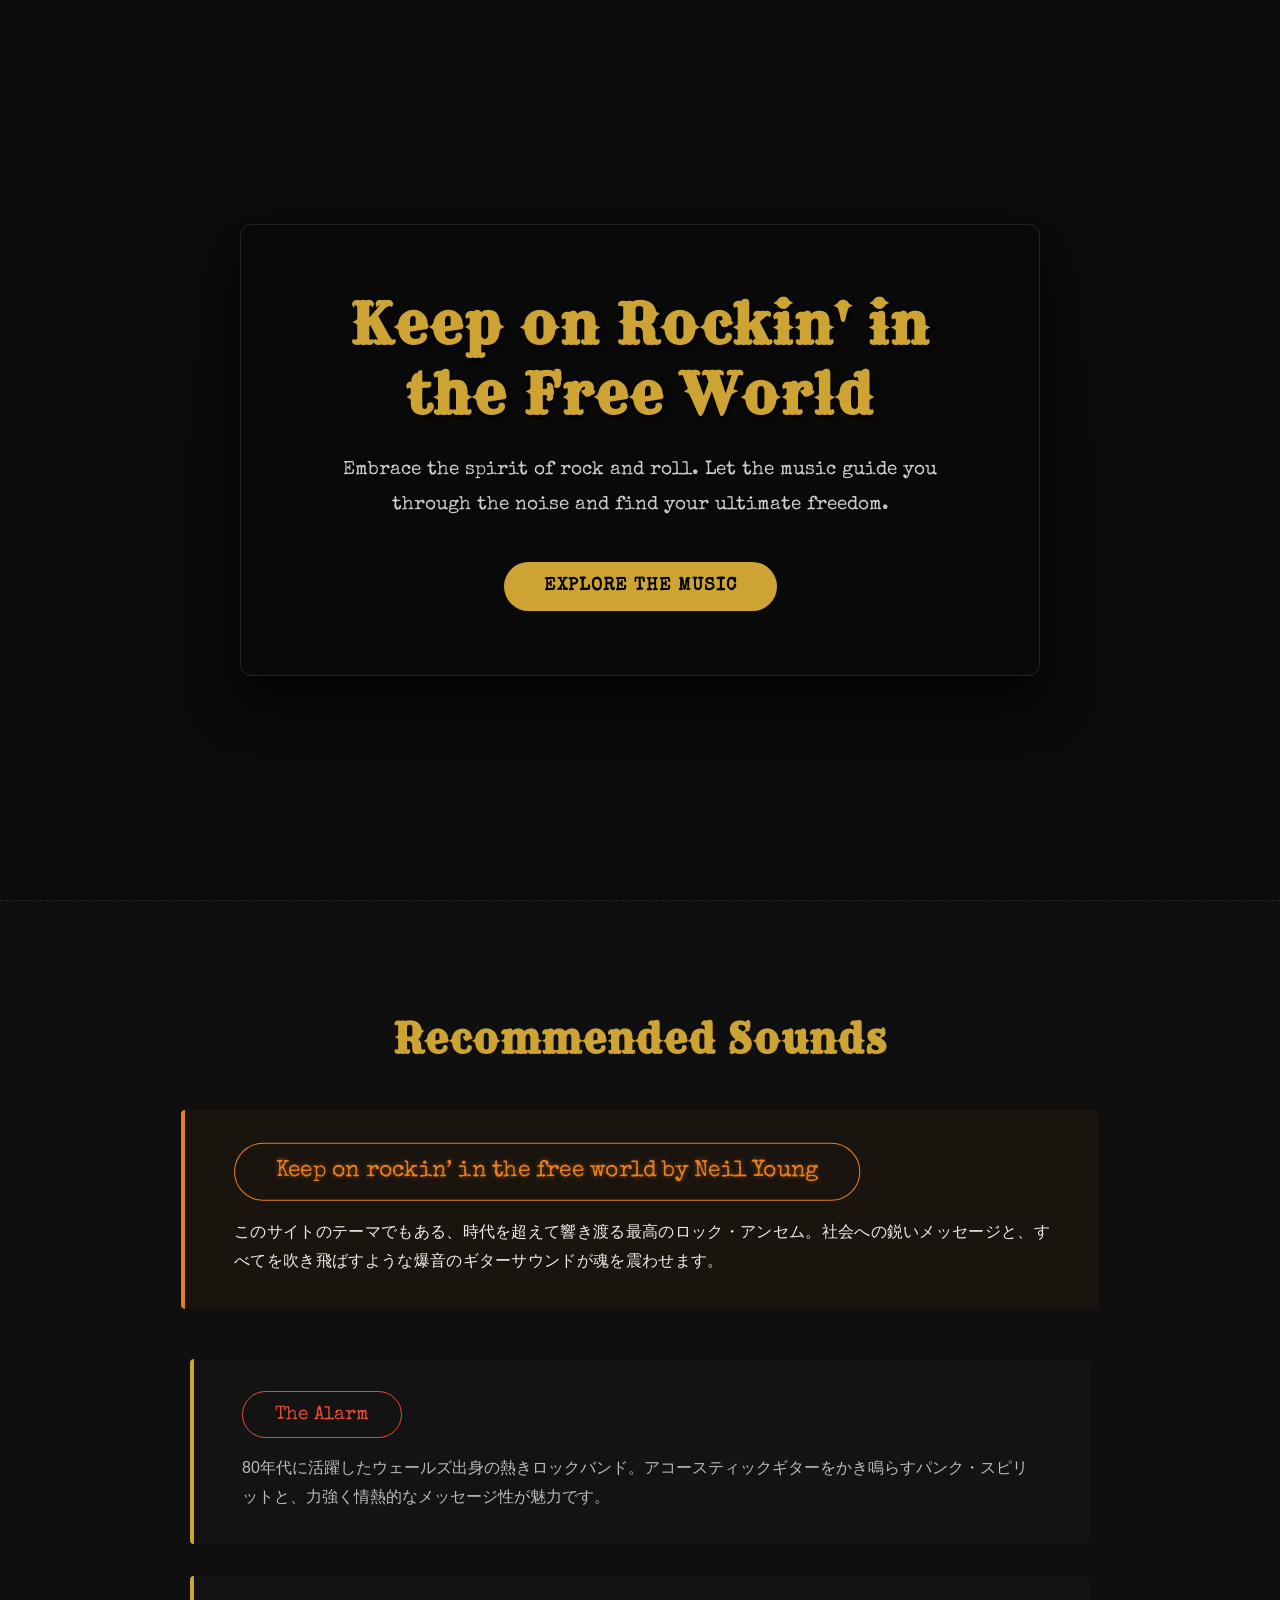
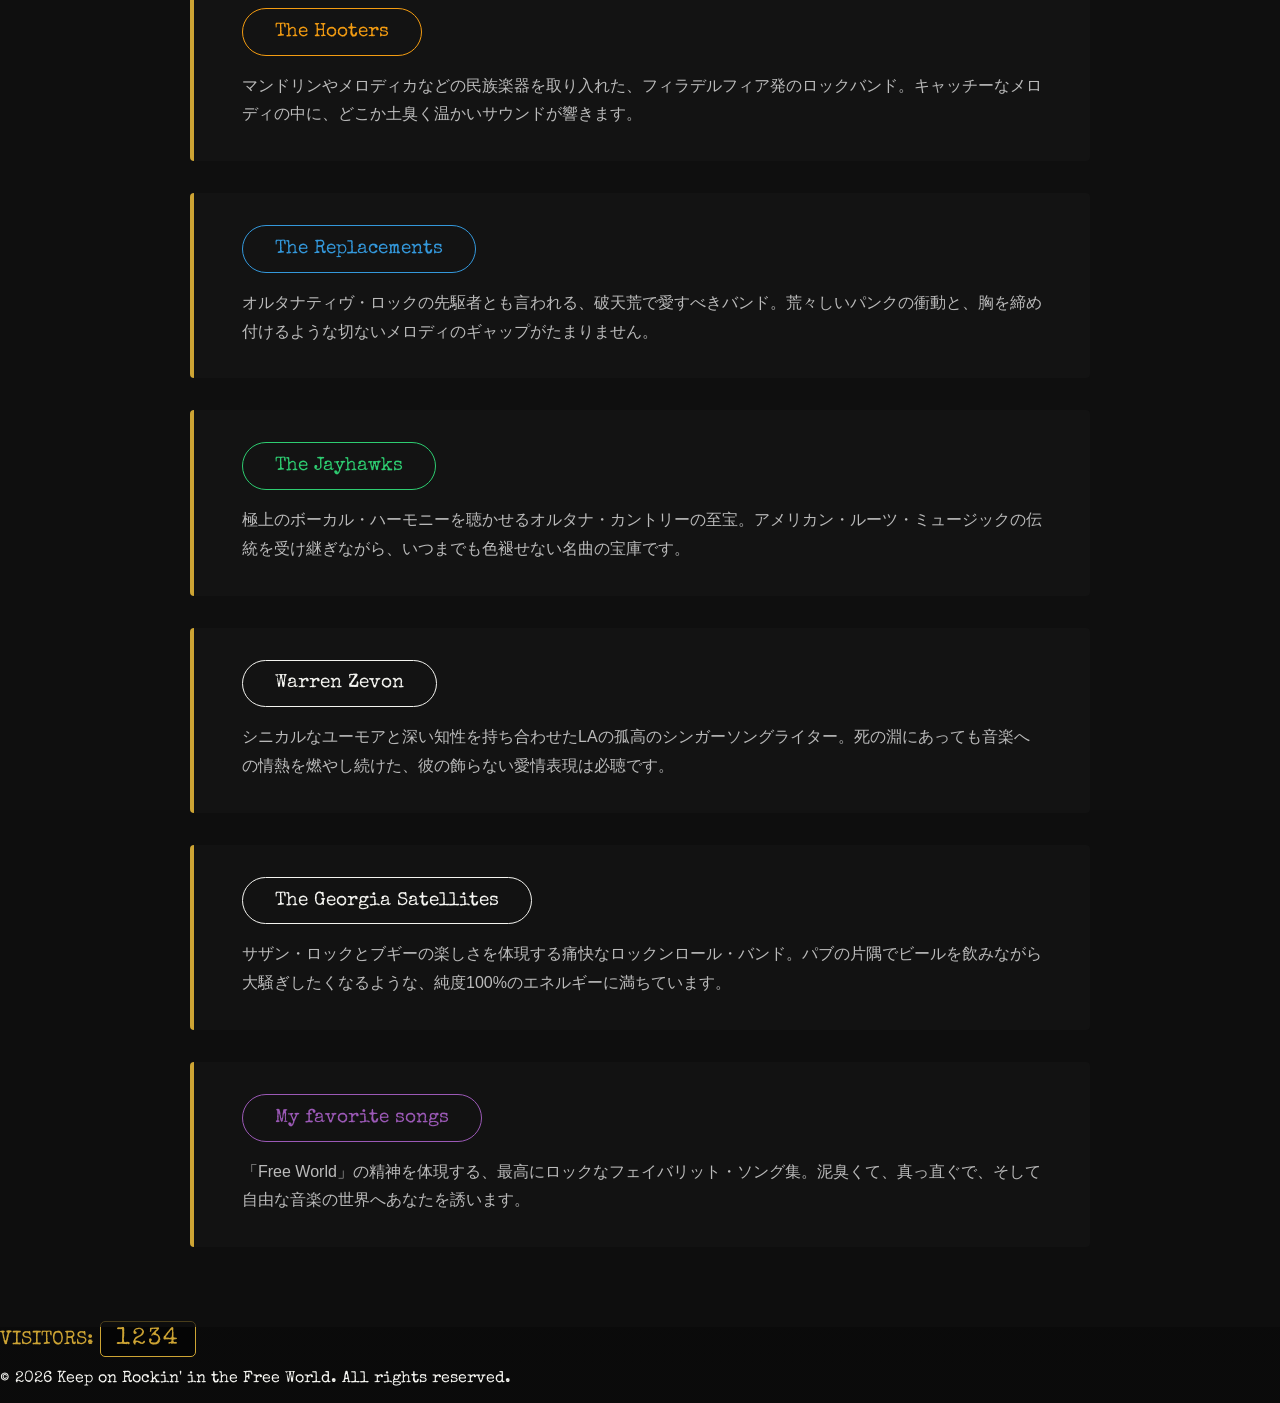
<file: index.html>
<!DOCTYPE html>
<html lang="ja">
<head>
    <meta charset="UTF-8">
    <meta name="viewport" content="width=device-width, initial-scale=1.0">
    <title>Keep on Rockin' - Free World</title>
    <link rel="stylesheet" href="style.css">
    <!-- Google Fonts for Vintage/Grunge Typography -->
    <link href="https://fonts.googleapis.com/css2?family=Pacifico&family=Rye&family=Special+Elite&display=swap" rel="stylesheet">
</head>
<body class="fade-in">
    <div class="hero-section fade-in">
        <!-- The actual foreground content of the website -->
        <div class="content">
            <h1>Keep on Rockin' in the Free World</h1>
            <p>Embrace the spirit of rock and roll. Let the music guide you through the noise and find your ultimate freedom.</p>
            <a href="#recommendations" class="btn">Explore the Music</a>
        </div>
    </div>

    <!-- Recommendations Section -->
    <section id="recommendations" class="recommendations">
        <div class="container">
            <h2>Recommended Sounds</h2>
            
            <div class="band-grid fade-in delay-1">
                <!-- Highlighted Feature -->
                <div class="band-card" style="border-left-color: #e67e22; transform: scale(1.02); background: rgba(230, 126, 34, 0.05); margin-bottom: 20px;">
                    <a href="neilyoung.html" class="band-btn neilyoung-btn">Keep on rockin’ in the free world by Neil Young</a>
                    <p style="color: #eee;">このサイトのテーマでもある、時代を超えて響き渡る最高のロック・アンセム。社会への鋭いメッセージと、すべてを吹き飛ばすような爆音のギターサウンドが魂を震わせます。</p>
                </div>

                <div class="band-card fade-in delay-2">
                    <a href="alarm.html" class="band-btn alarm-btn">The Alarm</a>
                    <p>80年代に活躍したウェールズ出身の熱きロックバンド。アコースティックギターをかき鳴らすパンク・スピリットと、力強く情熱的なメッセージ性が魅力です。</p>
                </div>
                
                <div class="band-card">
                    <a href="hooters.html" class="band-btn hooters-btn">The Hooters</a>
                    <p>マンドリンやメロディカなどの民族楽器を取り入れた、フィラデルフィア発のロックバンド。キャッチーなメロディの中に、どこか土臭く温かいサウンドが響きます。</p>
                </div>

                <div class="band-card">
                    <a href="replacements.html" class="band-btn replacements-btn">The Replacements</a>
                    <p>オルタナティヴ・ロックの先駆者とも言われる、破天荒で愛すべきバンド。荒々しいパンクの衝動と、胸を締め付けるような切ないメロディのギャップがたまりません。</p>
                </div>

                <div class="band-card">
                    <a href="jayhawks.html" class="band-btn jayhawks-btn">The Jayhawks</a>
                    <p>極上のボーカル・ハーモニーを聴かせるオルタナ・カントリーの至宝。アメリカン・ルーツ・ミュージックの伝統を受け継ぎながら、いつまでも色褪せない名曲の宝庫です。</p>
                </div>

                <div class="band-card">
                    <a href="warrenzevon.html" class="band-btn warrenzevon-btn">Warren Zevon</a>
                    <p>シニカルなユーモアと深い知性を持ち合わせたLAの孤高のシンガーソングライター。死の淵にあっても音楽への情熱を燃やし続けた、彼の飾らない愛情表現は必聴です。</p>
                </div>

                <div class="band-card">
                    <a href="georgiasatellites.html" class="band-btn georgiasatellites-btn">The Georgia Satellites</a>
                    <p>サザン・ロックとブギーの楽しさを体現する痛快なロックンロール・バンド。パブの片隅でビールを飲みながら大騒ぎしたくなるような、純度100%のエネルギーに満ちています。</p>
                </div>

                <div class="band-card">
                    <a href="favorites.html" class="band-btn favorites-btn">My favorite songs</a>
                    <p>「Free World」の精神を体現する、最高にロックなフェイバリット・ソング集。泥臭くて、真っ直ぐで、そして自由な音楽の世界へあなたを誘います。</p>
                </div>
            </div>
        </div>
    </section>

        <div style="margin-bottom: 20px; font-family: 'Special Elite', monospace; color: var(--accent-color); font-size: 1.2rem;">
            VISITORS: <span id="visitorCount" style="background: rgba(0,0,0,0.5); padding: 5px 15px; border-radius: 5px; border: 1px solid var(--accent-color); font-size: 1.5rem; letter-spacing: 2px;">0000</span>
        </div>
        <p>&copy; 2026 Keep on Rockin' in the Free World. All rights reserved.</p>
    </footer>

    <script>
        // シンプルなローカルアクセスカウンター（ブラウザのStorageを利用）
        document.addEventListener('DOMContentLoaded', () => {
            let count = localStorage.getItem('rockin_visitor_count');
            if (!count) {
                count = 1234; // 初期値（少しそれらしく見えるように設定）
            } else {
                count = parseInt(count) + 1;
            }
            localStorage.setItem('rockin_visitor_count', count);
            
            // 4桁のゼロ埋め表示
            document.getElementById('visitorCount').textContent = count.toString().padStart(4, '0');
        });
    </script>
</body>
</html>
</file>
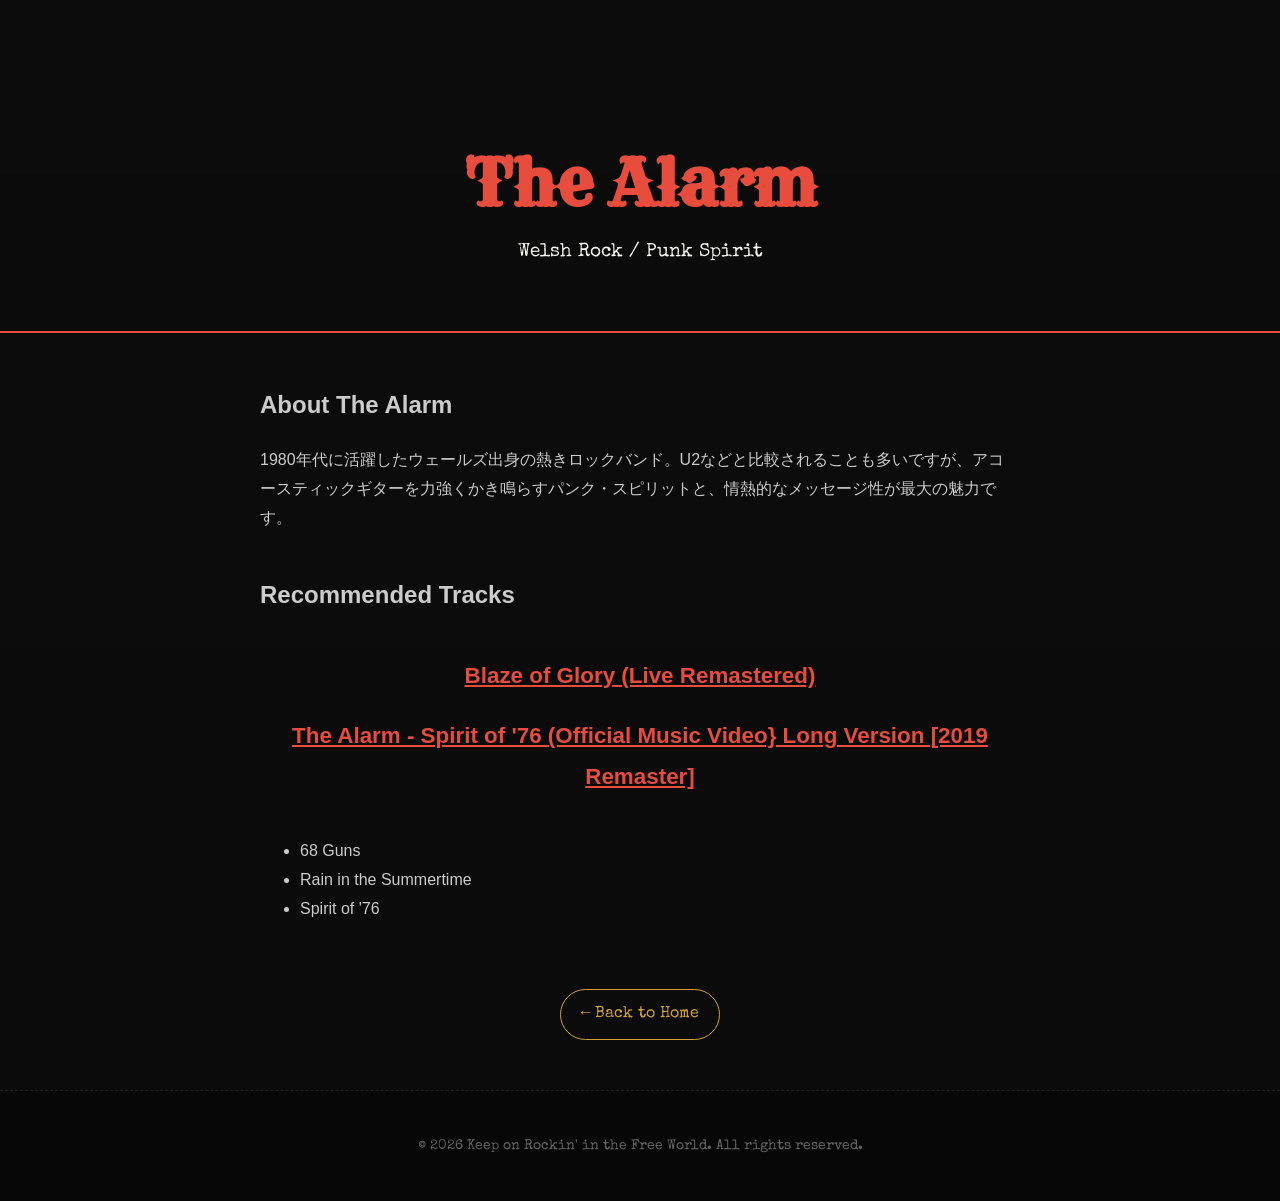
<file: alarm.html>
<!DOCTYPE html>
<html lang="ja">
<head>
    <meta charset="UTF-8">
    <meta name="viewport" content="width=device-width, initial-scale=1.0">
    <title>The Alarm - Keep on Rockin'</title>
    <link rel="stylesheet" href="style.css">
    <link href="https://fonts.googleapis.com/css2?family=Pacifico&family=Rye&family=Special+Elite&display=swap" rel="stylesheet">
    <style>
        .page-header {
            padding: 100px 20px 50px;
            text-align: center;
            border-bottom: 2px solid #e74c3c;
        }
        .page-header h1 {
            color: #e74c3c;
            font-family: 'Rye', serif;
            font-size: 4rem;
            margin-bottom: 10px;
        }
        .band-content {
            max-width: 800px;
            margin: 50px auto;
            padding: 0 20px;
            line-height: 1.8;
            font-family: 'Helvetica Neue', Arial, 'Hiragino Kaku Gothic ProN', 'Hiragino Sans', Meiryo, sans-serif;
            color: #ccc;
        }
        .back-link {
            display: inline-block;
            margin-top: 50px;
            color: var(--accent-color);
            text-decoration: none;
            font-family: 'Special Elite', monospace;
            border: 1px solid var(--accent-color);
            padding: 10px 20px;
            border-radius: 30px;
            transition: all 0.3s;
        }
        .back-link:hover {
            background-color: var(--accent-color);
            color: #000;
        }
    </style>
</head>
<body class="fade-in">
    <div class="page-header">
        <h1>The Alarm</h1>
        <p style="font-size: 1.2rem; font-family: 'Special Elite', monospace;">Welsh Rock / Punk Spirit</p>
    </div>

    <div class="band-content">
        <h2>About The Alarm</h2>
        <p>1980年代に活躍したウェールズ出身の熱きロックバンド。U2などと比較されることも多いですが、アコースティックギターを力強くかき鳴らすパンク・スピリットと、情熱的なメッセージ性が最大の魅力です。</p>
        
        <h2 style="margin-top: 40px;">Recommended Tracks</h2>
        <div class="fade-in delay-1" style="text-align: center; margin: 40px 0; display: flex; flex-direction: column; gap: 20px;">
            <a href="https://www.youtube.com/watch?v=LO1fBE4fypo&list=RDLO1fBE4fypo&start_radio=1" target="_blank" style="color: #e74c3c; font-size: 1.4rem; text-decoration: underline; font-family: 'Helvetica Neue', Arial, sans-serif; font-weight: bold; transition: color 0.3s;" onmouseover="this.style.color='#fff'" onmouseout="this.style.color='#e74c3c'">Blaze of Glory (Live Remastered)</a>
            <a href="https://www.youtube.com/watch?v=YSjXvFI0Zsw&list=RDYSjXvFI0Zsw&start_radio=1" target="_blank" style="color: #e74c3c; font-size: 1.4rem; text-decoration: underline; font-family: 'Helvetica Neue', Arial, sans-serif; font-weight: bold; transition: color 0.3s;" onmouseover="this.style.color='#fff'" onmouseout="this.style.color='#e74c3c'">The Alarm - Spirit of '76 (Official Music Video} Long Version [2019 Remaster]</a>
        </div>
        <ul>
            <li>68 Guns</li>
            <li>Rain in the Summertime</li>
            <li>Spirit of '76</li>
        </ul>

        <div style="text-align: center;">
            <a href="index.html#recommendations" class="back-link">← Back to Home</a>
        </div>
    </div>

    <footer class="site-footer fade-in delay-2">
        <p>&copy; 2026 Keep on Rockin' in the Free World. All rights reserved.</p>
    </footer>
</body>
</html>
</file>
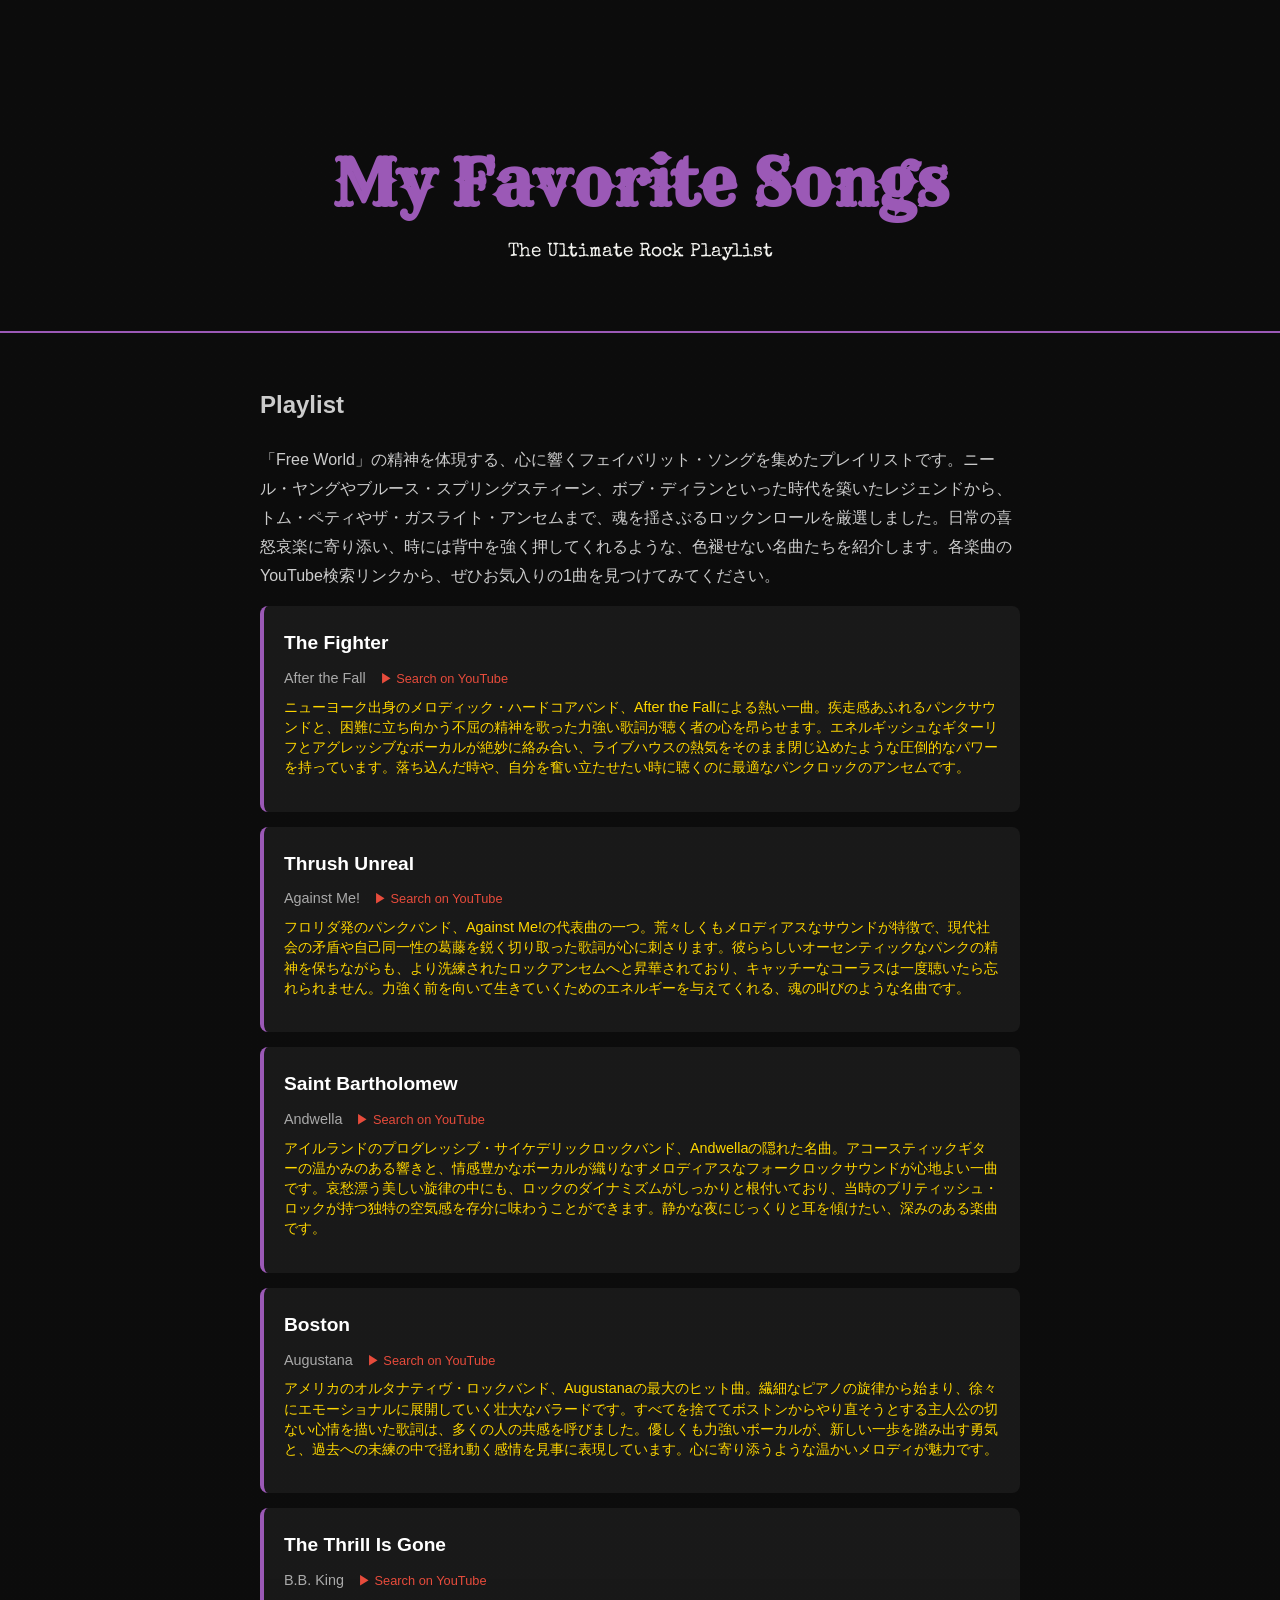
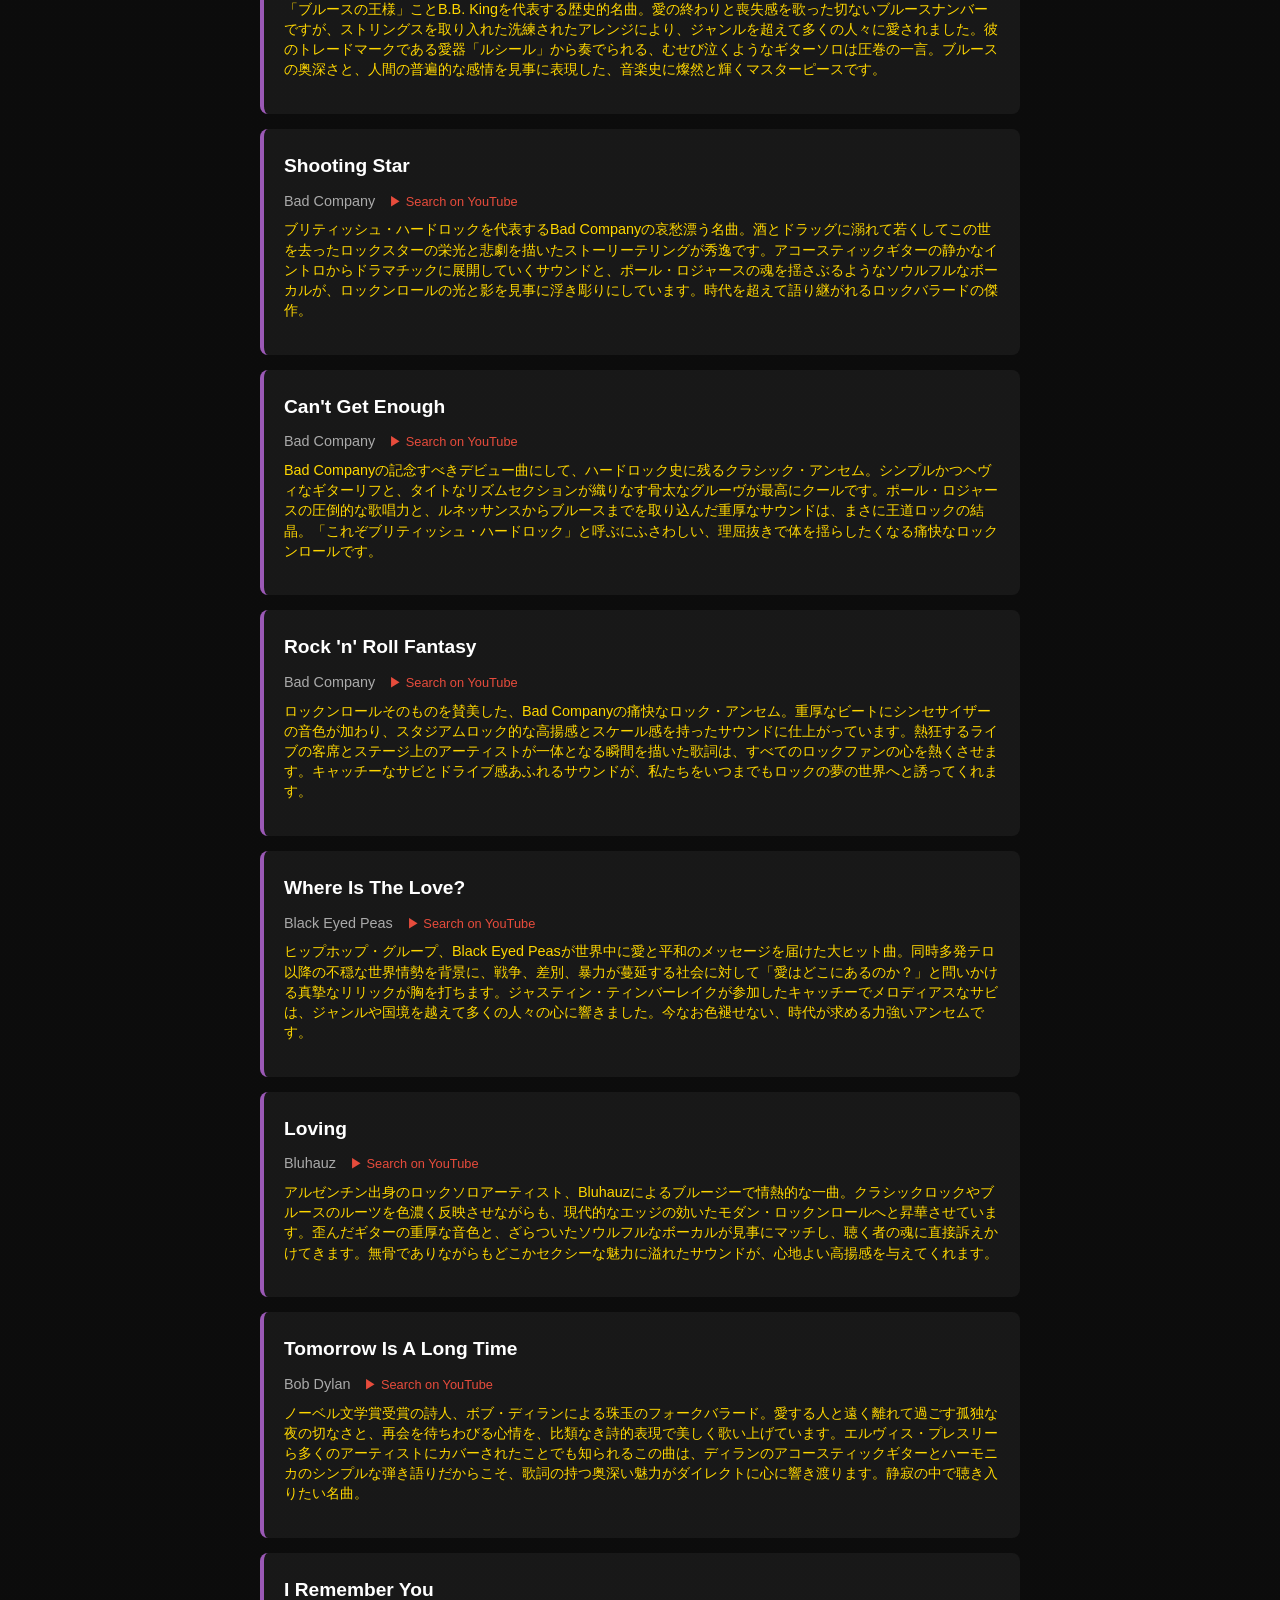
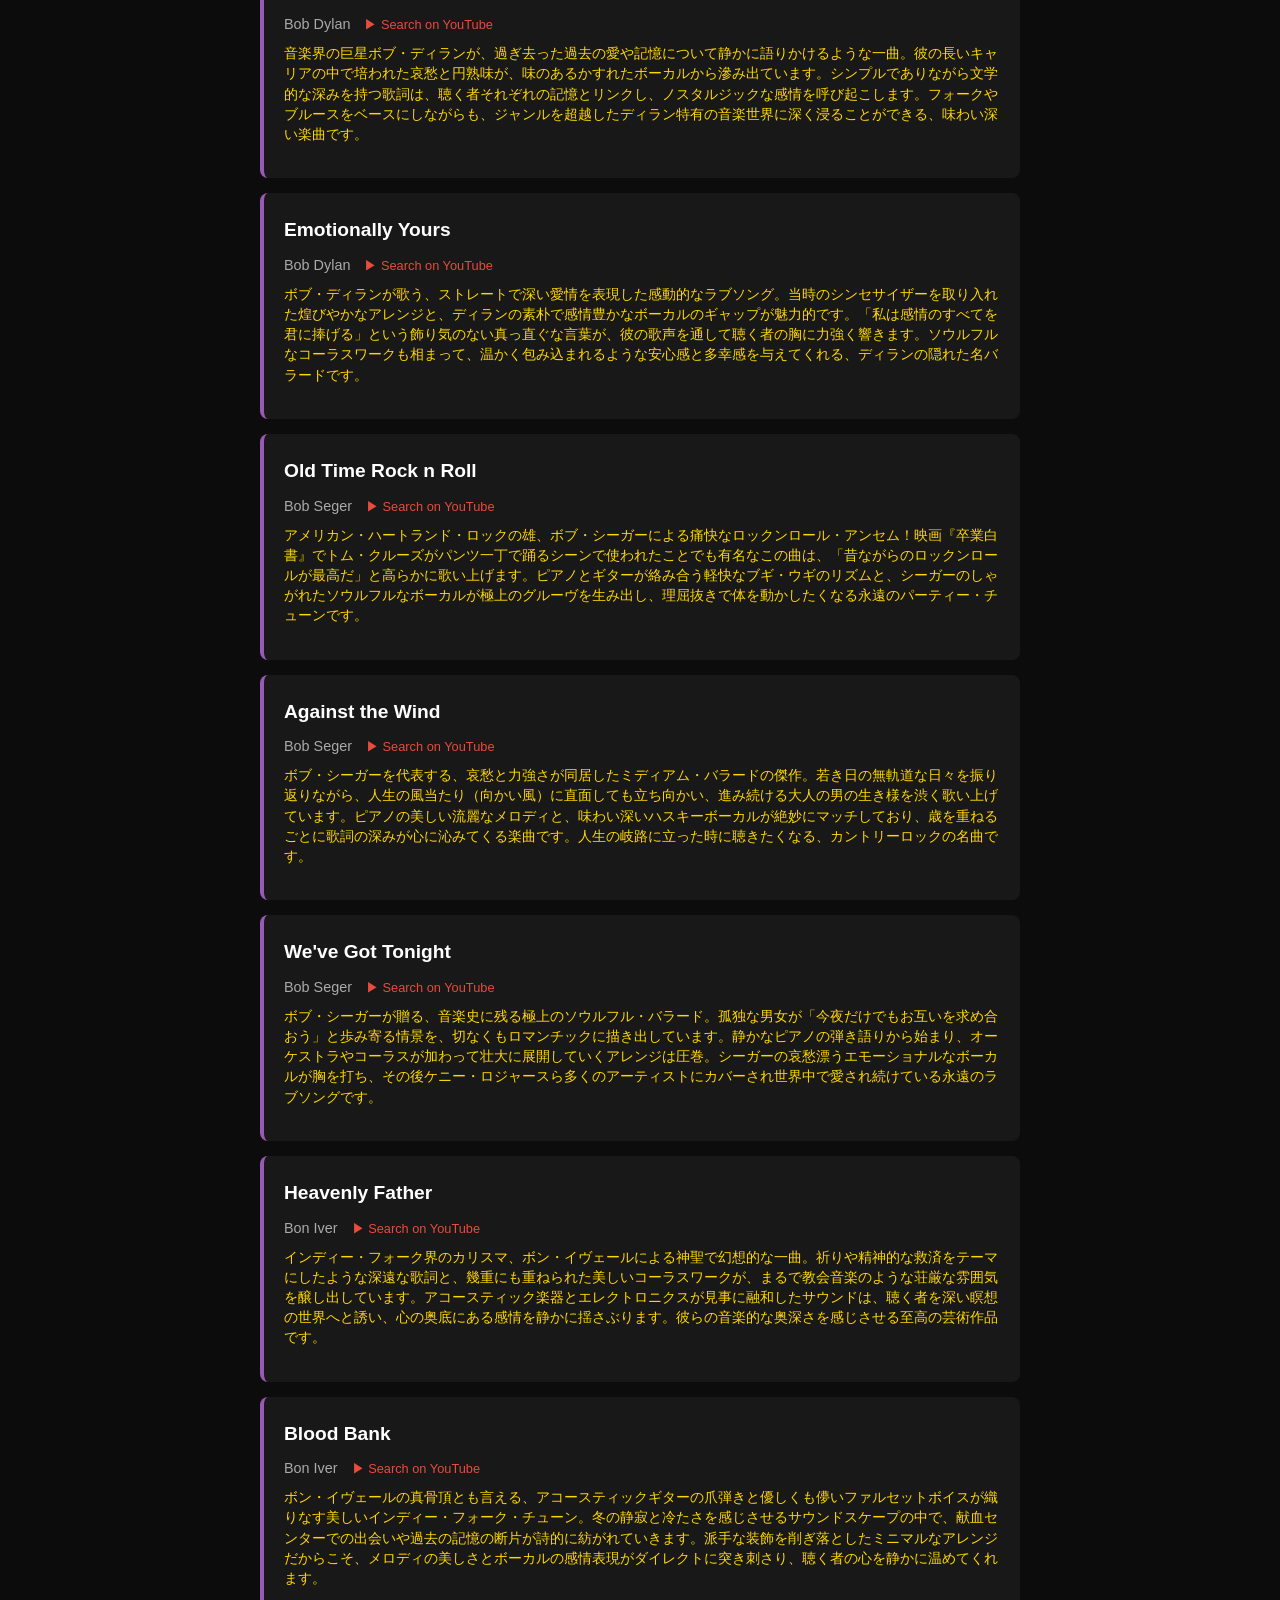
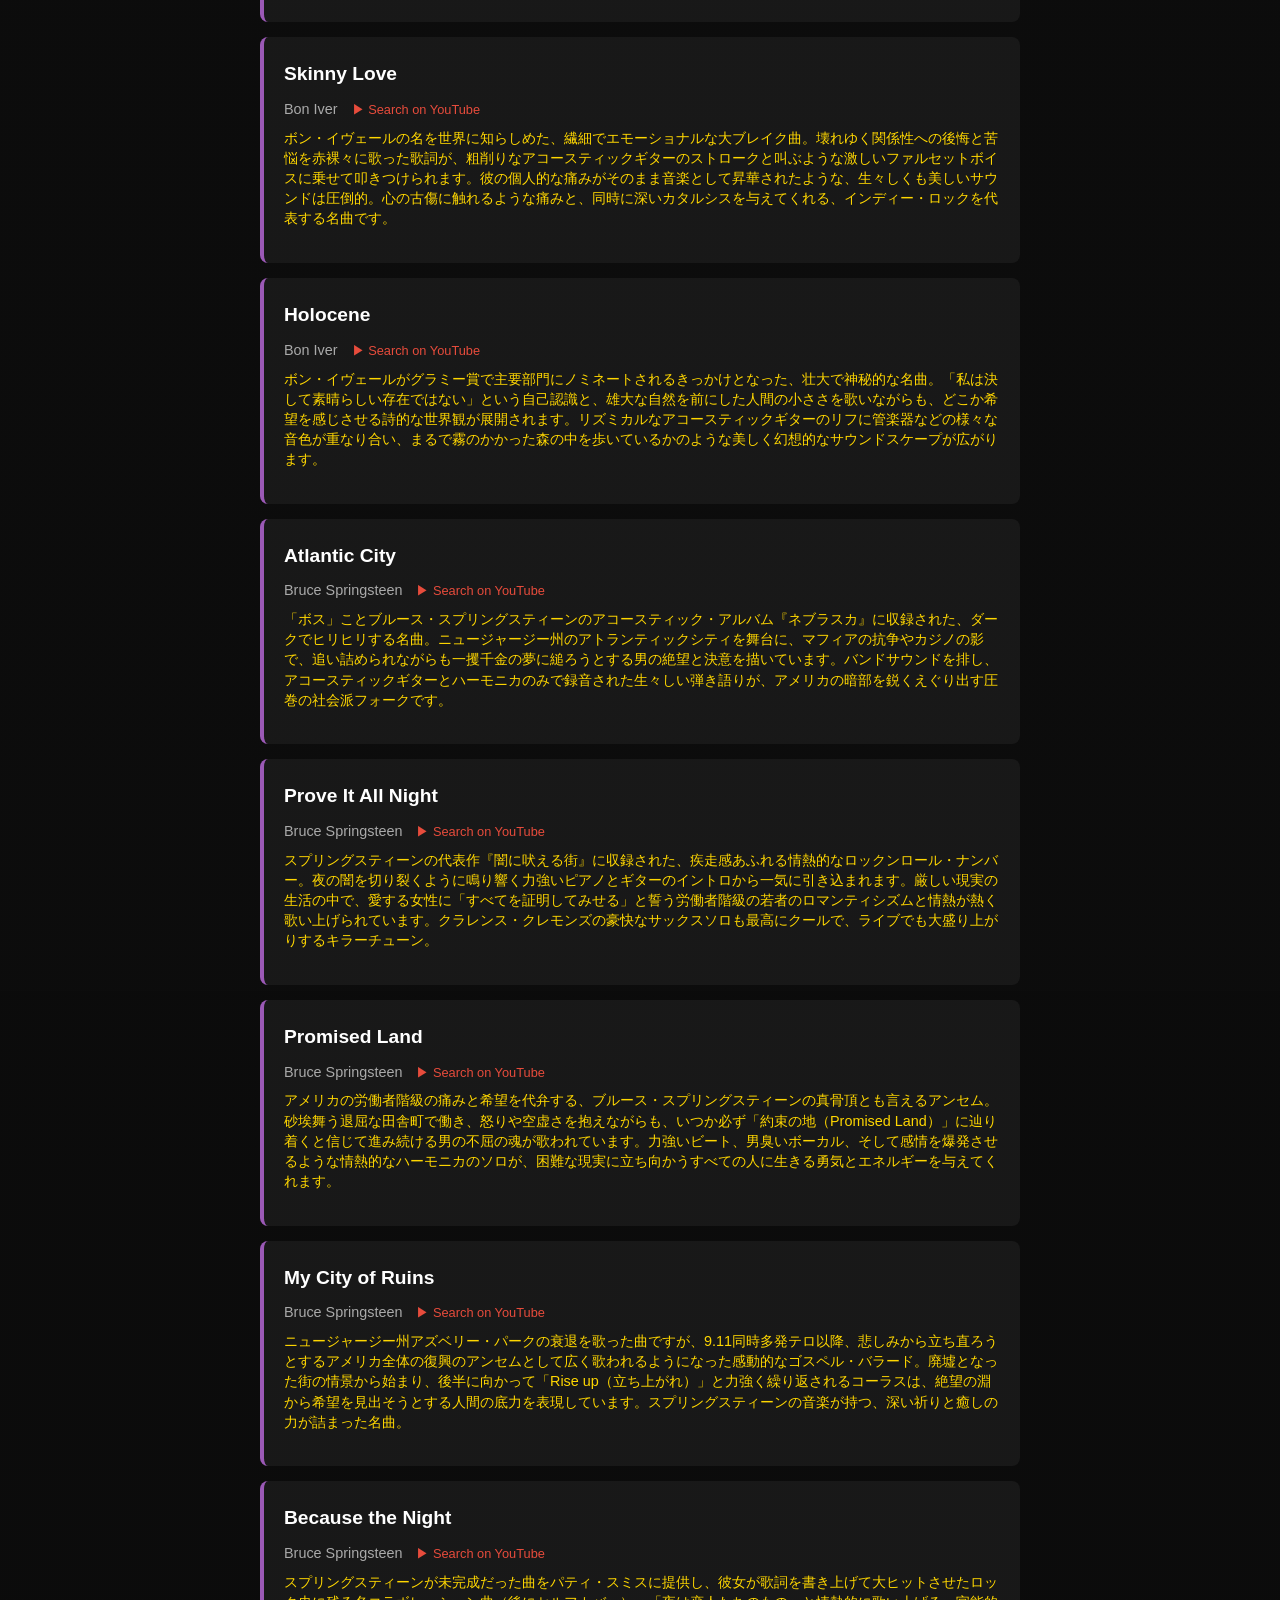
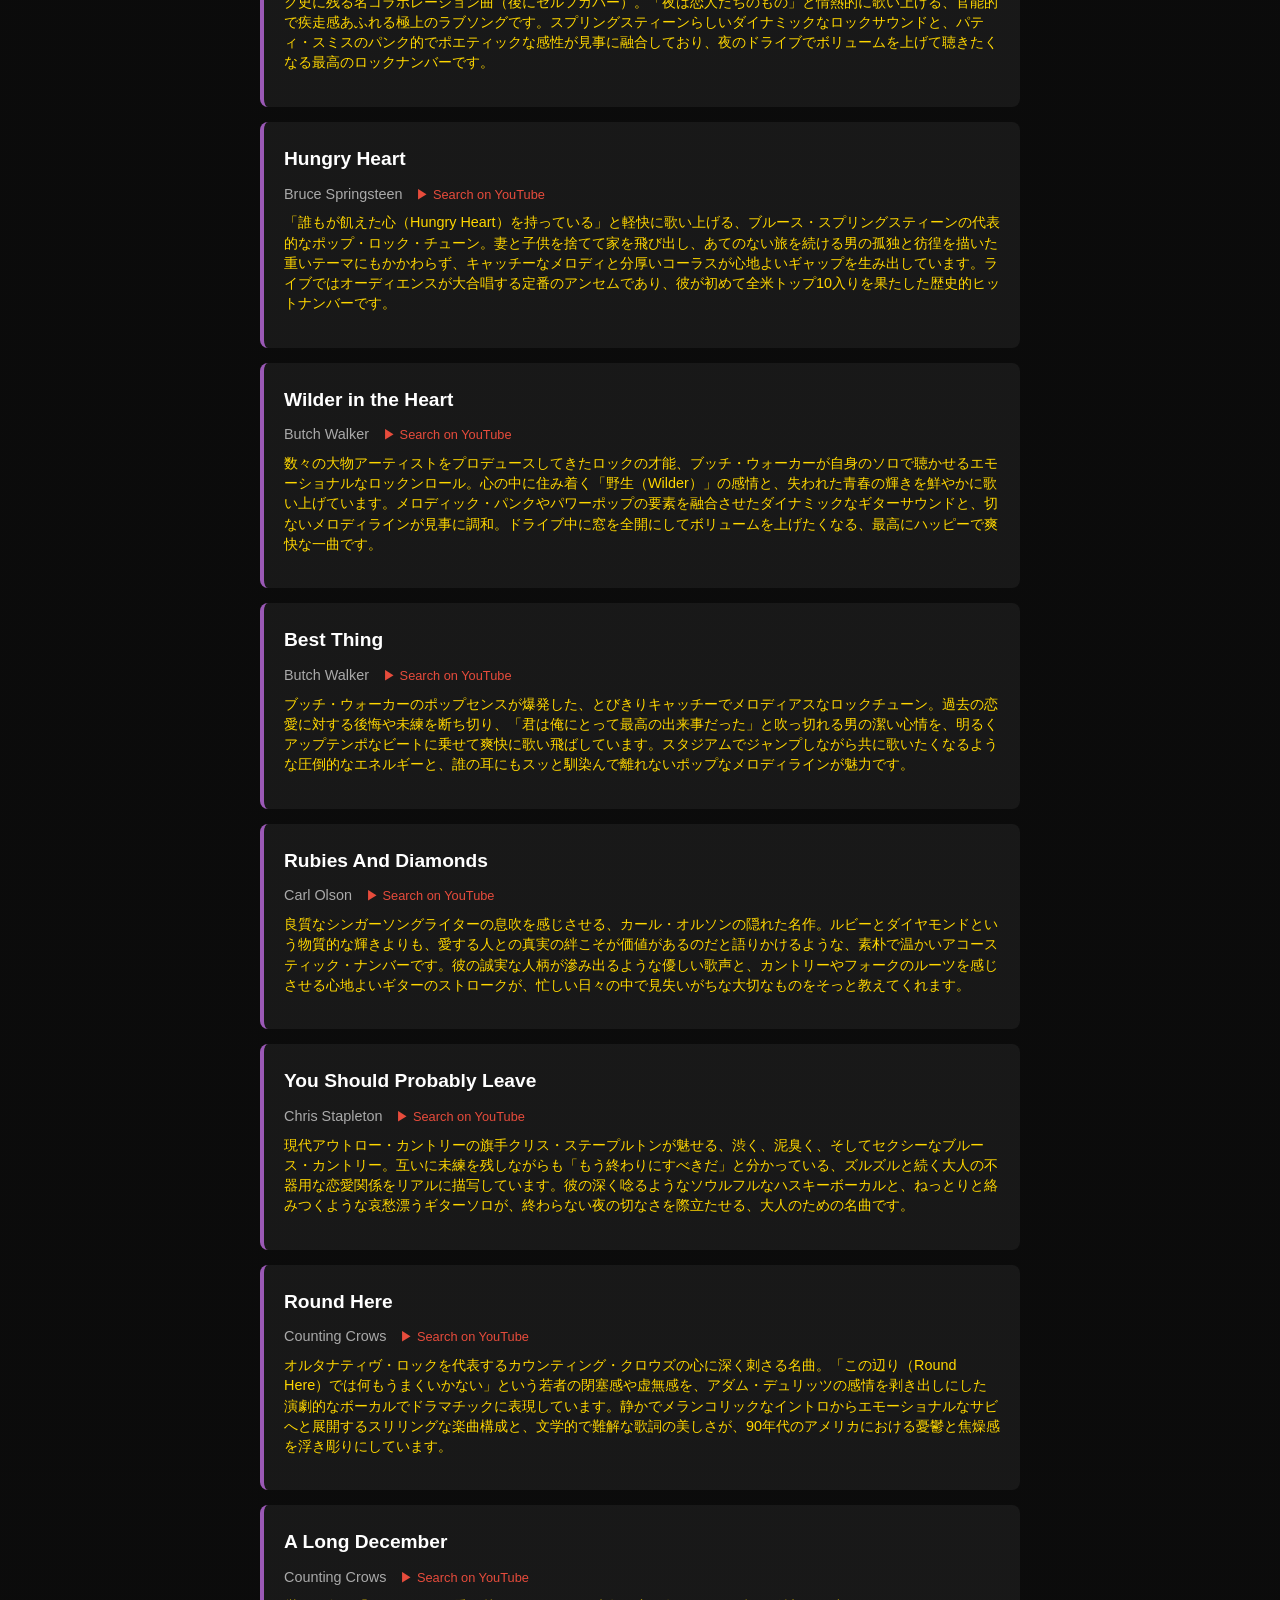
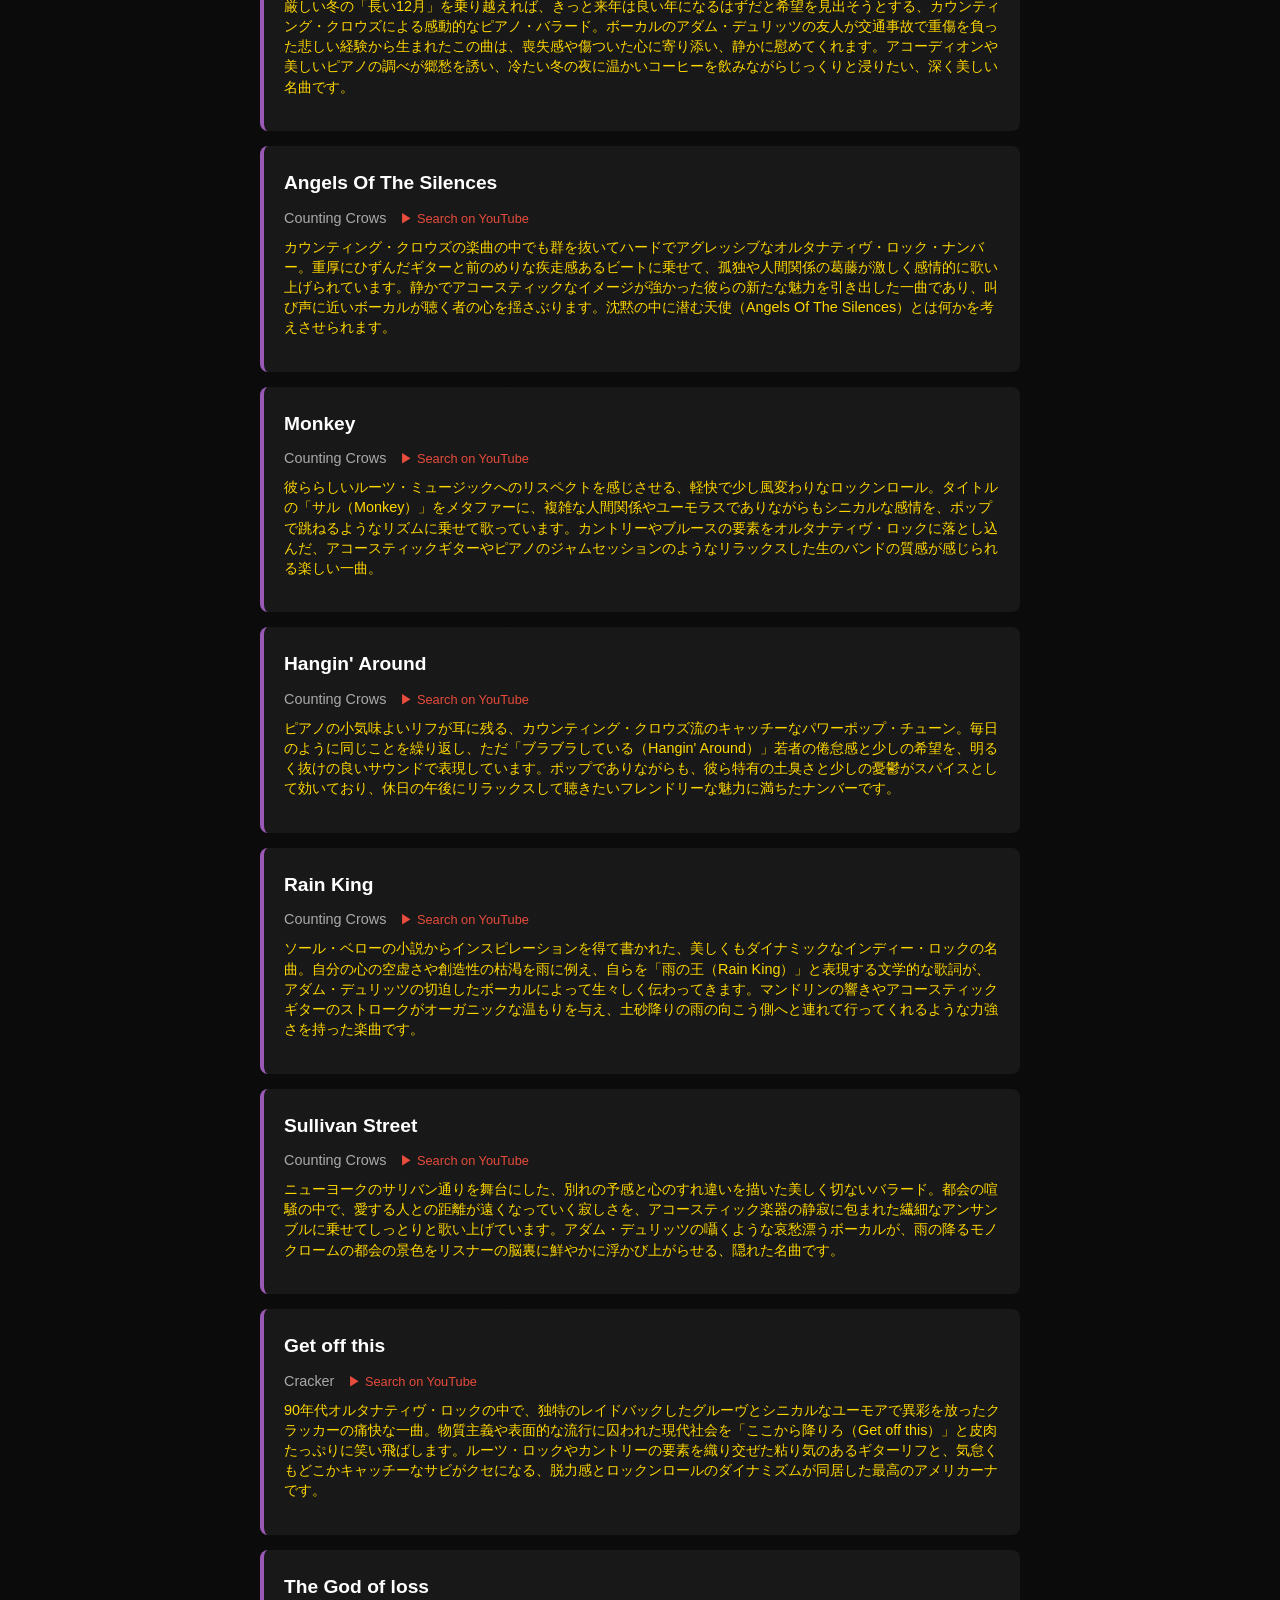
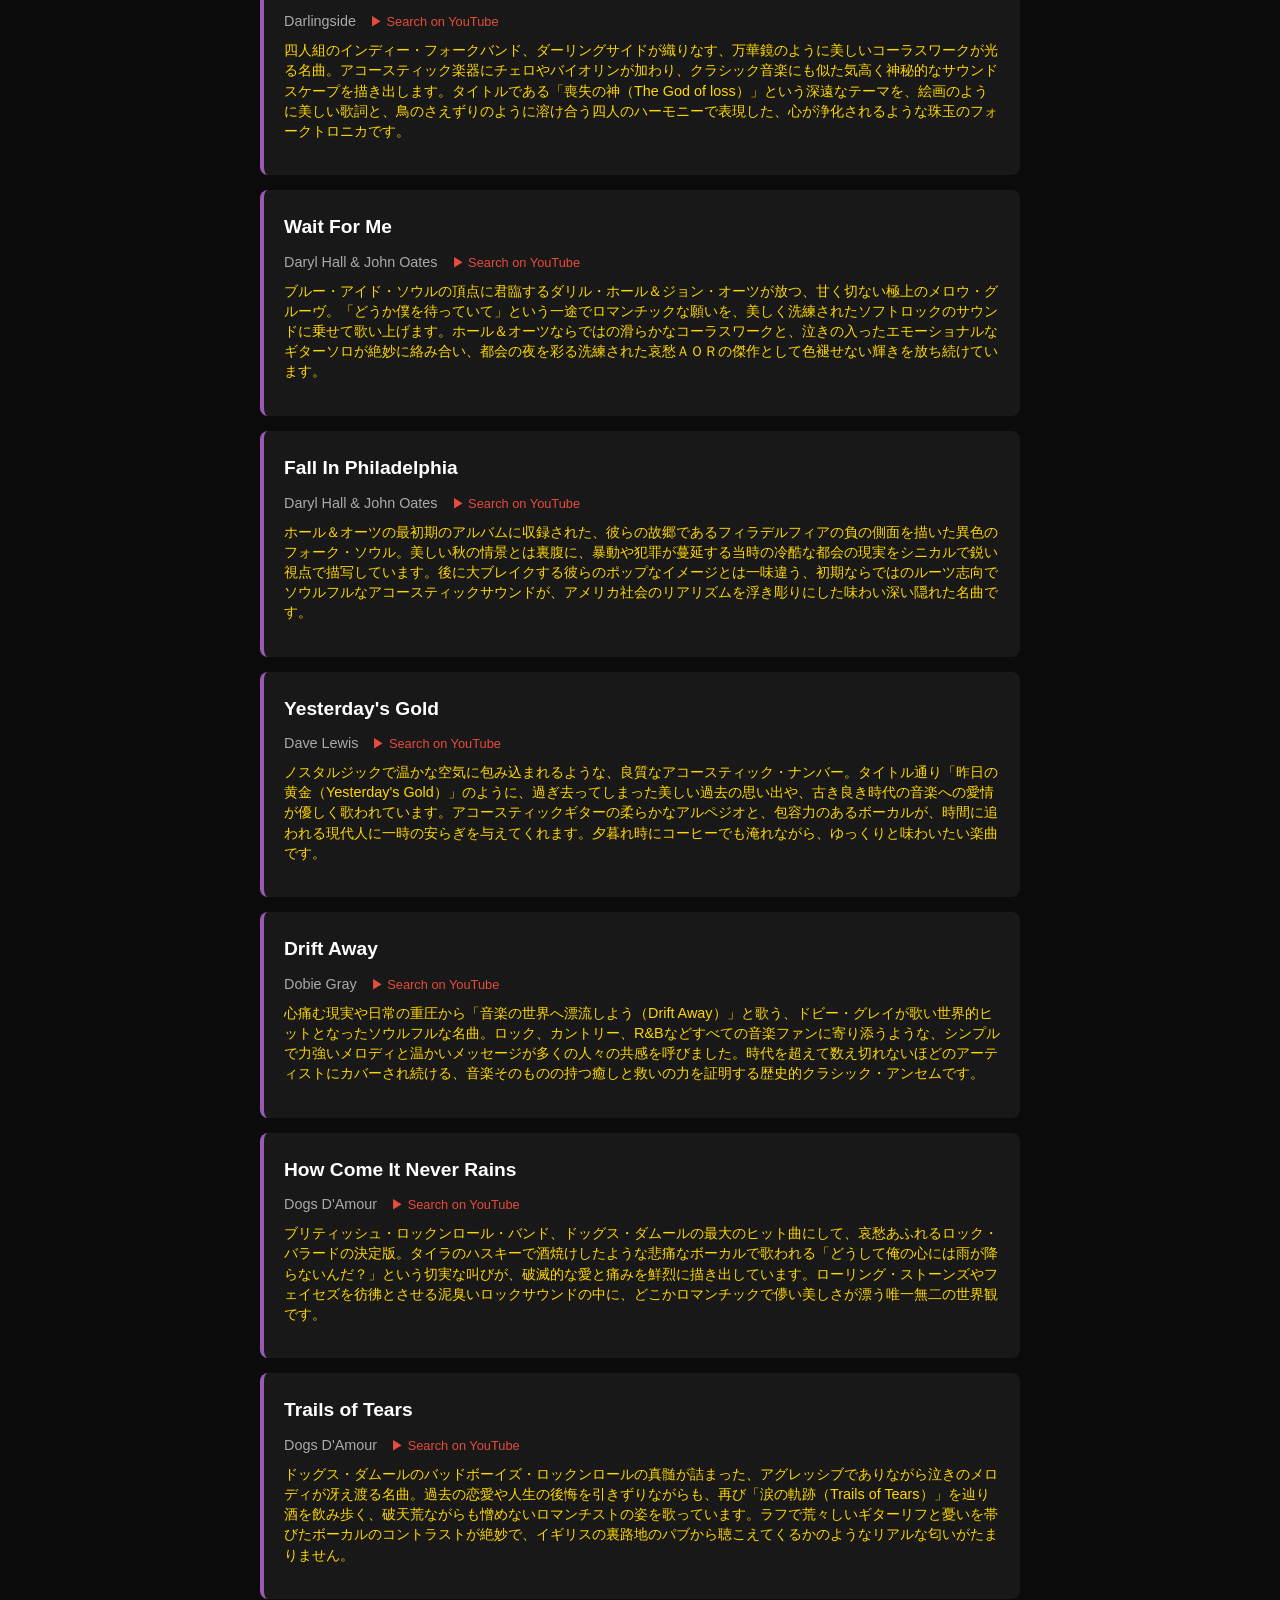
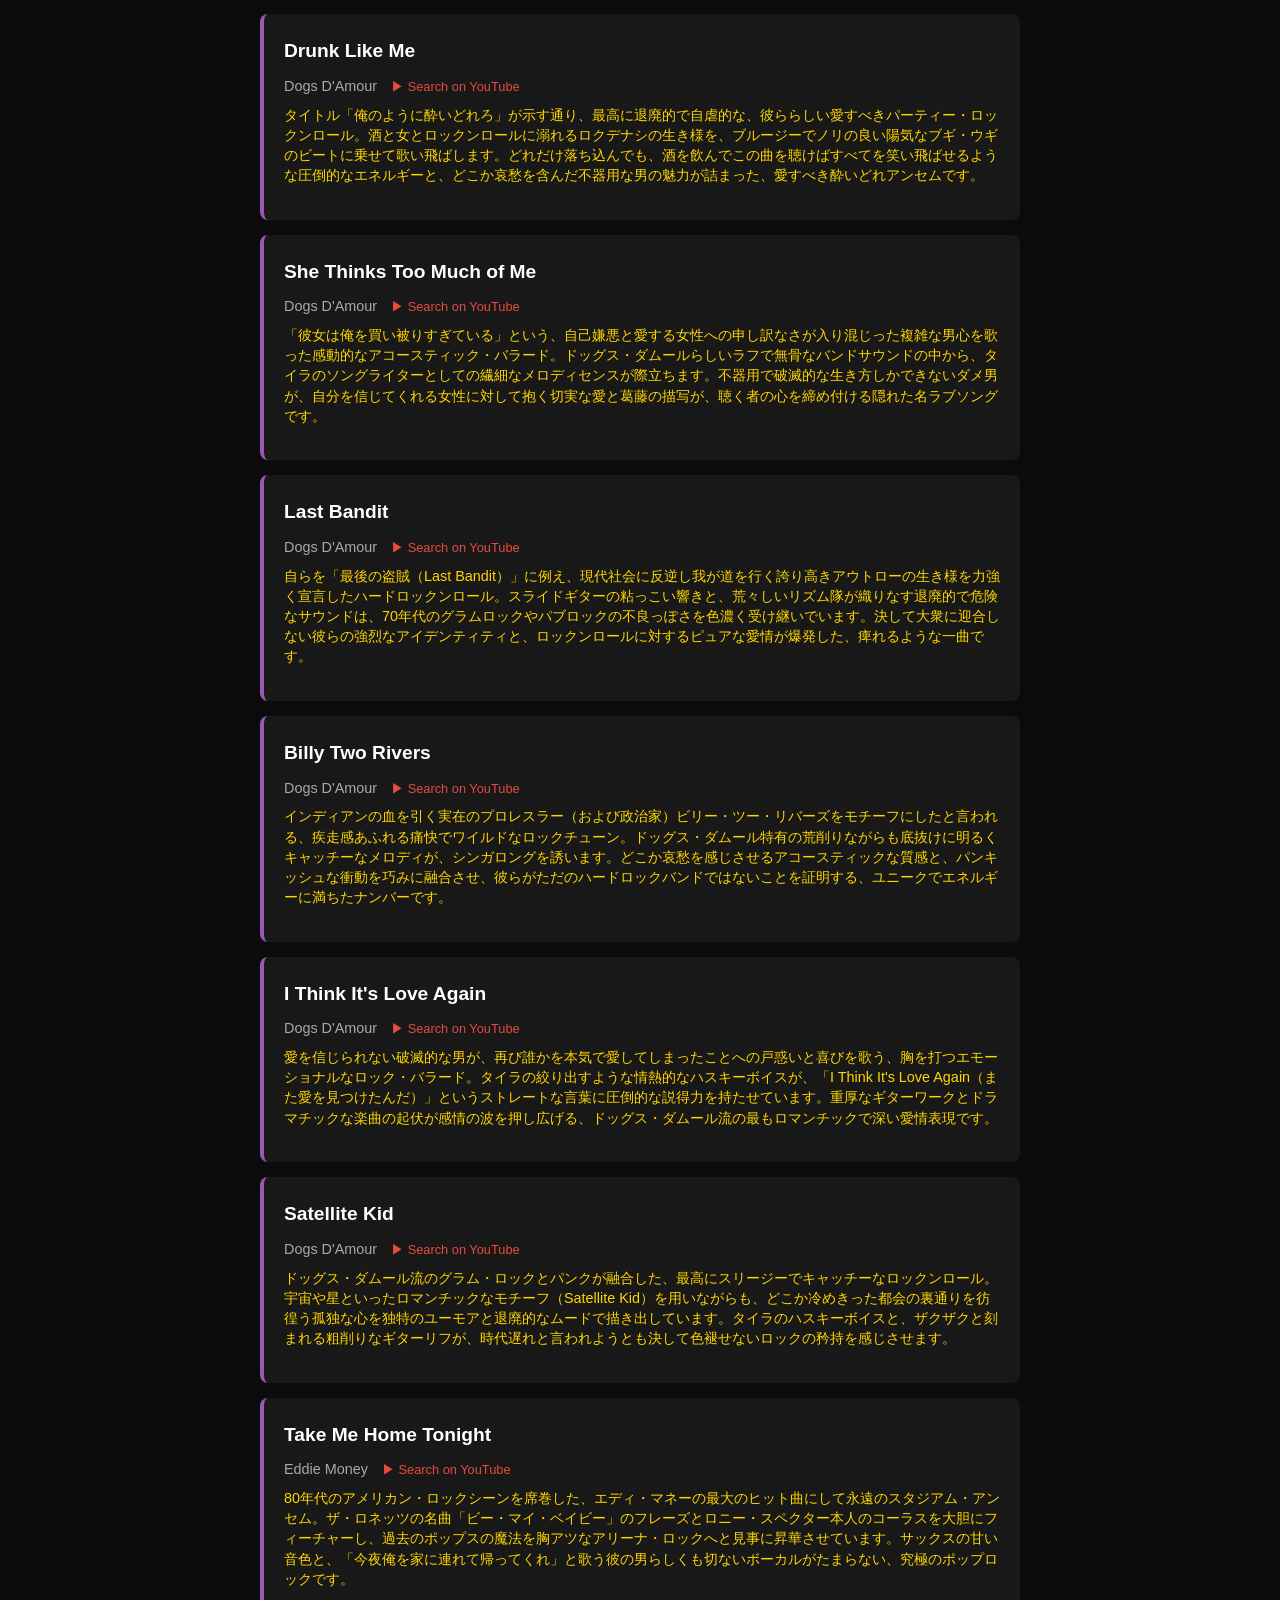
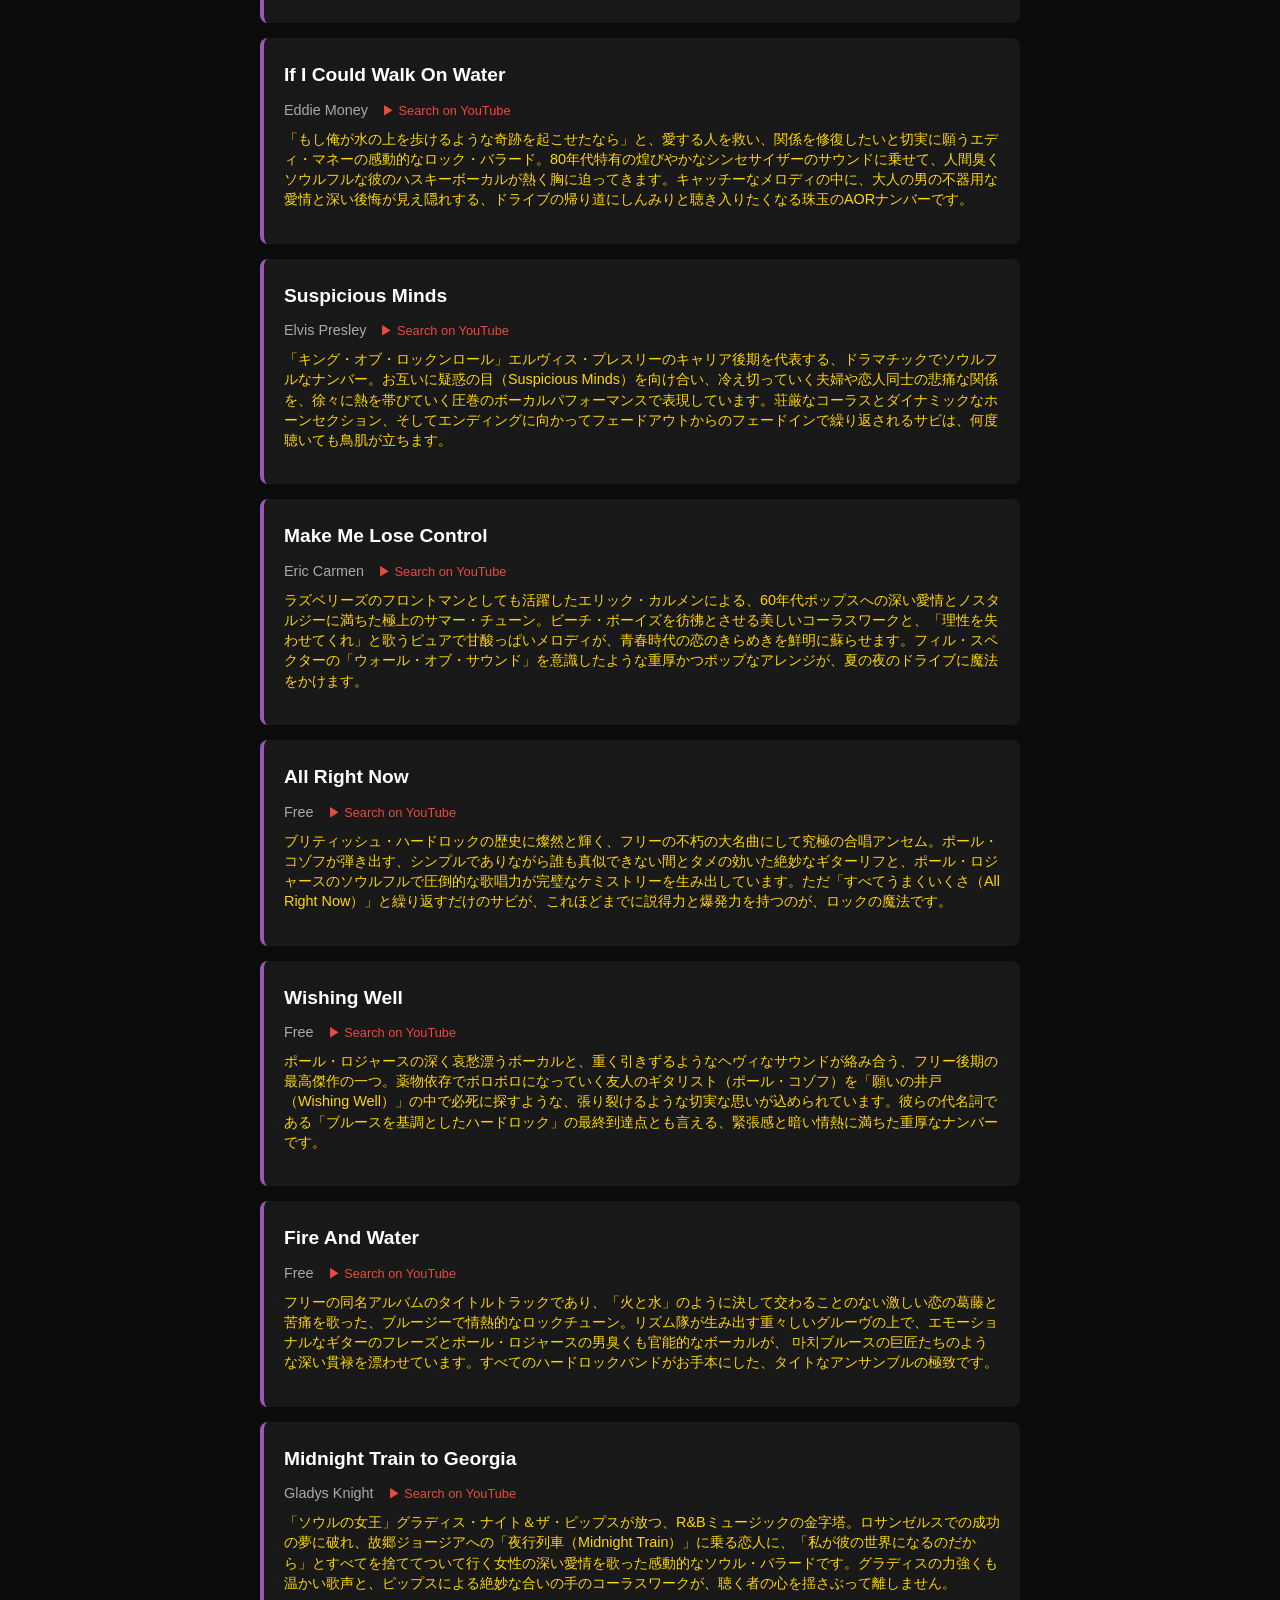
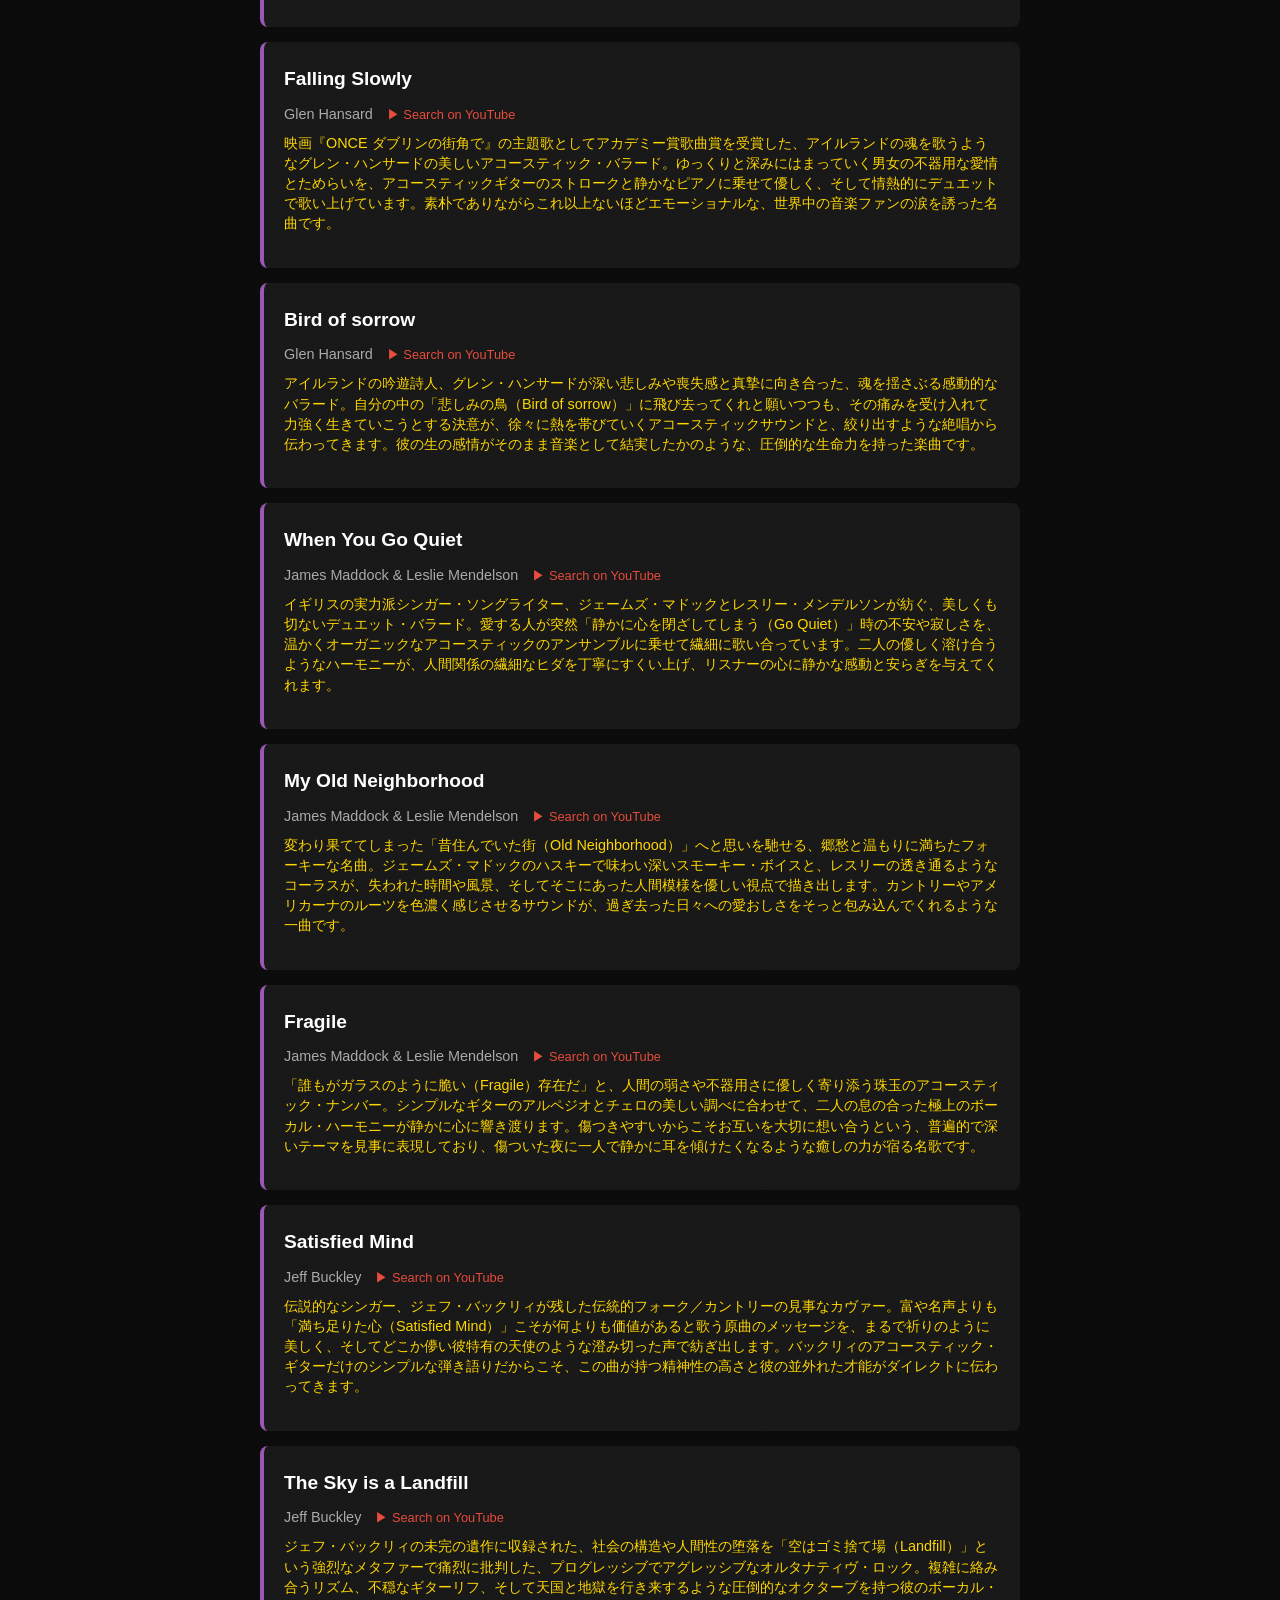
<file: favorites.html>
<!DOCTYPE html>
<html lang="ja">
<head>
    <meta charset="UTF-8">
    <meta name="viewport" content="width=device-width, initial-scale=1.0">
    <title>My Favorite Songs - Keep on Rockin'</title>
    <link rel="stylesheet" href="style.css">
    <link href="https://fonts.googleapis.com/css2?family=Pacifico&family=Rye&family=Special+Elite&display=swap" rel="stylesheet">
    <style>
        .page-header {
            padding: 100px 20px 50px;
            text-align: center;
            border-bottom: 2px solid #9b59b6;
        }
        .page-header h1 {
            color: #9b59b6;
            font-family: 'Rye', serif;
            font-size: 4rem;
            margin-bottom: 10px;
        }
        .band-content {
            max-width: 800px;
            margin: 50px auto;
            padding: 0 20px;
            line-height: 1.8;
            font-family: 'Helvetica Neue', Arial, 'Hiragino Kaku Gothic ProN', 'Hiragino Sans', Meiryo, sans-serif;
            color: #ccc;
        }
        .back-link {
            display: inline-block;
            margin-top: 50px;
            color: var(--accent-color);
            text-decoration: none;
            font-family: 'Special Elite', monospace;
            border: 1px solid var(--accent-color);
            padding: 10px 20px;
            border-radius: 30px;
            transition: all 0.3s;
        }
        .back-link:hover {
            background-color: var(--accent-color);
            color: #000;
        }
        .song-list {
            list-style: none;
            padding: 0;
        }
        .song-list li {
            background: rgba(255, 255, 255, 0.05);
            margin-bottom: 15px;
            padding: 20px;
            border-radius: 8px;
            border-left: 4px solid #9b59b6;
        }
        .song-title {
            font-size: 1.2rem;
            font-weight: bold;
            color: #fff;
            margin-bottom: 5px;
        }
        .song-artist {
            font-size: 0.9rem;
            color: #aaa;
        }
    </style>
</head>
<body class="fade-in">
    <div class="page-header">
        <h1>My Favorite Songs</h1>
        <p style="font-size: 1.2rem; font-family: 'Special Elite', monospace;">The Ultimate Rock Playlist</p>
    </div>

    <div class="band-content">
        <h2>Playlist</h2>
        <p>「Free World」の精神を体現する、心に響くフェイバリット・ソングを集めたプレイリストです。ニール・ヤングやブルース・スプリングスティーン、ボブ・ディランといった時代を築いたレジェンドから、トム・ペティやザ・ガスライト・アンセムまで、魂を揺さぶるロックンロールを厳選しました。日常の喜怒哀楽に寄り添い、時には背中を強く押してくれるような、色褪せない名曲たちを紹介します。各楽曲のYouTube検索リンクから、ぜひお気入りの1曲を見つけてみてください。</p>

        <ul class="song-list">
            <li>
                <div class="song-title">The Fighter</div>
                <div class="song-artist">After the Fall <a href="https://www.youtube.com/results?search_query=After%20the%20Fall+The%20Fighter" target="_blank" style="color: #e74c3c; margin-left:10px; text-decoration:none; font-size: 0.8rem;">&#9654; Search on YouTube</a></div>
            <p class="song-description" style="font-size: 0.9em; color: #ffd700; margin-top: 5px; line-height: 1.4;">ニューヨーク出身のメロディック・ハードコアバンド、After the Fallによる熱い一曲。疾走感あふれるパンクサウンドと、困難に立ち向かう不屈の精神を歌った力強い歌詞が聴く者の心を昂らせます。エネルギッシュなギターリフとアグレッシブなボーカルが絶妙に絡み合い、ライブハウスの熱気をそのまま閉じ込めたような圧倒的なパワーを持っています。落ち込んだ時や、自分を奮い立たせたい時に聴くのに最適なパンクロックのアンセムです。</p>
            </li>
            <li>
                <div class="song-title">Thrush Unreal</div>
                <div class="song-artist">Against Me! <a href="https://www.youtube.com/results?search_query=Against%20Me!+Thrush%20Unreal" target="_blank" style="color: #e74c3c; margin-left:10px; text-decoration:none; font-size: 0.8rem;">&#9654; Search on YouTube</a></div>
            <p class="song-description" style="font-size: 0.9em; color: #ffd700; margin-top: 5px; line-height: 1.4;">フロリダ発のパンクバンド、Against Me!の代表曲の一つ。荒々しくもメロディアスなサウンドが特徴で、現代社会の矛盾や自己同一性の葛藤を鋭く切り取った歌詞が心に刺さります。彼ららしいオーセンティックなパンクの精神を保ちながらも、より洗練されたロックアンセムへと昇華されており、キャッチーなコーラスは一度聴いたら忘れられません。力強く前を向いて生きていくためのエネルギーを与えてくれる、魂の叫びのような名曲です。</p>
            </li>
            <li>
                <div class="song-title">Saint Bartholomew</div>
                <div class="song-artist">Andwella <a href="https://www.youtube.com/results?search_query=Andwella+Saint%20Bartholomew" target="_blank" style="color: #e74c3c; margin-left:10px; text-decoration:none; font-size: 0.8rem;">&#9654; Search on YouTube</a></div>
            <p class="song-description" style="font-size: 0.9em; color: #ffd700; margin-top: 5px; line-height: 1.4;">アイルランドのプログレッシブ・サイケデリックロックバンド、Andwellaの隠れた名曲。アコースティックギターの温かみのある響きと、情感豊かなボーカルが織りなすメロディアスなフォークロックサウンドが心地よい一曲です。哀愁漂う美しい旋律の中にも、ロックのダイナミズムがしっかりと根付いており、当時のブリティッシュ・ロックが持つ独特の空気感を存分に味わうことができます。静かな夜にじっくりと耳を傾けたい、深みのある楽曲です。</p>
            </li>
            <li>
                <div class="song-title">Boston</div>
                <div class="song-artist">Augustana <a href="https://www.youtube.com/results?search_query=Augustana+Boston" target="_blank" style="color: #e74c3c; margin-left:10px; text-decoration:none; font-size: 0.8rem;">&#9654; Search on YouTube</a></div>
            <p class="song-description" style="font-size: 0.9em; color: #ffd700; margin-top: 5px; line-height: 1.4;">アメリカのオルタナティヴ・ロックバンド、Augustanaの最大のヒット曲。繊細なピアノの旋律から始まり、徐々にエモーショナルに展開していく壮大なバラードです。すべてを捨ててボストンからやり直そうとする主人公の切ない心情を描いた歌詞は、多くの人の共感を呼びました。優しくも力強いボーカルが、新しい一歩を踏み出す勇気と、過去への未練の中で揺れ動く感情を見事に表現しています。心に寄り添うような温かいメロディが魅力です。</p>
            </li>
            <li>
                <div class="song-title">The Thrill Is Gone</div>
                <div class="song-artist">B.B. King <a href="https://www.youtube.com/results?search_query=B.B.%20King+The%20Thrill%20Is%20Gone" target="_blank" style="color: #e74c3c; margin-left:10px; text-decoration:none; font-size: 0.8rem;">&#9654; Search on YouTube</a></div>
            <p class="song-description" style="font-size: 0.9em; color: #ffd700; margin-top: 5px; line-height: 1.4;">「ブルースの王様」ことB.B. Kingを代表する歴史的名曲。愛の終わりと喪失感を歌った切ないブルースナンバーですが、ストリングスを取り入れた洗練されたアレンジにより、ジャンルを超えて多くの人々に愛されました。彼のトレードマークである愛器「ルシール」から奏でられる、むせび泣くようなギターソロは圧巻の一言。ブルースの奥深さと、人間の普遍的な感情を見事に表現した、音楽史に燦然と輝くマスターピースです。</p>
            </li>
            <li>
                <div class="song-title">Shooting Star</div>
                <div class="song-artist">Bad Company <a href="https://www.youtube.com/results?search_query=Bad%20Company+Shooting%20Star" target="_blank" style="color: #e74c3c; margin-left:10px; text-decoration:none; font-size: 0.8rem;">&#9654; Search on YouTube</a></div>
            <p class="song-description" style="font-size: 0.9em; color: #ffd700; margin-top: 5px; line-height: 1.4;">ブリティッシュ・ハードロックを代表するBad Companyの哀愁漂う名曲。酒とドラッグに溺れて若くしてこの世を去ったロックスターの栄光と悲劇を描いたストーリーテリングが秀逸です。アコースティックギターの静かなイントロからドラマチックに展開していくサウンドと、ポール・ロジャースの魂を揺さぶるようなソウルフルなボーカルが、ロックンロールの光と影を見事に浮き彫りにしています。時代を超えて語り継がれるロックバラードの傑作。</p>
            </li>
            <li>
                <div class="song-title">Can&apos;t Get Enough</div>
                <div class="song-artist">Bad Company <a href="https://www.youtube.com/results?search_query=Bad%20Company+Can't%20Get%20Enough" target="_blank" style="color: #e74c3c; margin-left:10px; text-decoration:none; font-size: 0.8rem;">&#9654; Search on YouTube</a></div>
            <p class="song-description" style="font-size: 0.9em; color: #ffd700; margin-top: 5px; line-height: 1.4;">Bad Companyの記念すべきデビュー曲にして、ハードロック史に残るクラシック・アンセム。シンプルかつヘヴィなギターリフと、タイトなリズムセクションが織りなす骨太なグルーヴが最高にクールです。ポール・ロジャースの圧倒的な歌唱力と、ルネッサンスからブルースまでを取り込んだ重厚なサウンドは、まさに王道ロックの結晶。「これぞブリティッシュ・ハードロック」と呼ぶにふさわしい、理屈抜きで体を揺らしたくなる痛快なロックンロールです。</p>
            </li>
            <li>
                <div class="song-title">Rock &apos;n&apos; Roll Fantasy</div>
                <div class="song-artist">Bad Company <a href="https://www.youtube.com/results?search_query=Bad%20Company+Rock%20'n'%20Roll%20Fantasy" target="_blank" style="color: #e74c3c; margin-left:10px; text-decoration:none; font-size: 0.8rem;">&#9654; Search on YouTube</a></div>
            <p class="song-description" style="font-size: 0.9em; color: #ffd700; margin-top: 5px; line-height: 1.4;">ロックンロールそのものを賛美した、Bad Companyの痛快なロック・アンセム。重厚なビートにシンセサイザーの音色が加わり、スタジアムロック的な高揚感とスケール感を持ったサウンドに仕上がっています。熱狂するライブの客席とステージ上のアーティストが一体となる瞬間を描いた歌詞は、すべてのロックファンの心を熱くさせます。キャッチーなサビとドライブ感あふれるサウンドが、私たちをいつまでもロックの夢の世界へと誘ってくれます。</p>
            </li>
            <li>
                <div class="song-title">Where Is The Love?</div>
                <div class="song-artist">Black Eyed Peas <a href="https://www.youtube.com/results?search_query=Black%20Eyed%20Peas+Where%20Is%20The%20Love%3F" target="_blank" style="color: #e74c3c; margin-left:10px; text-decoration:none; font-size: 0.8rem;">&#9654; Search on YouTube</a></div>
            <p class="song-description" style="font-size: 0.9em; color: #ffd700; margin-top: 5px; line-height: 1.4;">ヒップホップ・グループ、Black Eyed Peasが世界中に愛と平和のメッセージを届けた大ヒット曲。同時多発テロ以降の不穏な世界情勢を背景に、戦争、差別、暴力が蔓延する社会に対して「愛はどこにあるのか？」と問いかける真摯なリリックが胸を打ちます。ジャスティン・ティンバーレイクが参加したキャッチーでメロディアスなサビは、ジャンルや国境を越えて多くの人々の心に響きました。今なお色褪せない、時代が求める力強いアンセムです。</p>
            </li>
            <li>
                <div class="song-title">Loving</div>
                <div class="song-artist">Bluhauz <a href="https://www.youtube.com/results?search_query=Bluhauz+Loving" target="_blank" style="color: #e74c3c; margin-left:10px; text-decoration:none; font-size: 0.8rem;">&#9654; Search on YouTube</a></div>
            <p class="song-description" style="font-size: 0.9em; color: #ffd700; margin-top: 5px; line-height: 1.4;">アルゼンチン出身のロックソロアーティスト、Bluhauzによるブルージーで情熱的な一曲。クラシックロックやブルースのルーツを色濃く反映させながらも、現代的なエッジの効いたモダン・ロックンロールへと昇華させています。歪んだギターの重厚な音色と、ざらついたソウルフルなボーカルが見事にマッチし、聴く者の魂に直接訴えかけてきます。無骨でありながらもどこかセクシーな魅力に溢れたサウンドが、心地よい高揚感を与えてくれます。</p>
            </li>
            <li>
                <div class="song-title">Tomorrow Is A Long Time</div>
                <div class="song-artist">Bob Dylan <a href="https://www.youtube.com/results?search_query=Bob%20Dylan+Tomorrow%20Is%20A%20Long%20Time" target="_blank" style="color: #e74c3c; margin-left:10px; text-decoration:none; font-size: 0.8rem;">&#9654; Search on YouTube</a></div>
            <p class="song-description" style="font-size: 0.9em; color: #ffd700; margin-top: 5px; line-height: 1.4;">ノーベル文学賞受賞の詩人、ボブ・ディランによる珠玉のフォークバラード。愛する人と遠く離れて過ごす孤独な夜の切なさと、再会を待ちわびる心情を、比類なき詩的表現で美しく歌い上げています。エルヴィス・プレスリーら多くのアーティストにカバーされたことでも知られるこの曲は、ディランのアコースティックギターとハーモニカのシンプルな弾き語りだからこそ、歌詞の持つ奥深い魅力がダイレクトに心に響き渡ります。静寂の中で聴き入りたい名曲。</p>
            </li>
            <li>
                <div class="song-title">I Remember You</div>
                <div class="song-artist">Bob Dylan <a href="https://www.youtube.com/results?search_query=Bob%20Dylan+I%20Remember%20You" target="_blank" style="color: #e74c3c; margin-left:10px; text-decoration:none; font-size: 0.8rem;">&#9654; Search on YouTube</a></div>
            <p class="song-description" style="font-size: 0.9em; color: #ffd700; margin-top: 5px; line-height: 1.4;">音楽界の巨星ボブ・ディランが、過ぎ去った過去の愛や記憶について静かに語りかけるような一曲。彼の長いキャリアの中で培われた哀愁と円熟味が、味のあるかすれたボーカルから滲み出ています。シンプルでありながら文学的な深みを持つ歌詞は、聴く者それぞれの記憶とリンクし、ノスタルジックな感情を呼び起こします。フォークやブルースをベースにしながらも、ジャンルを超越したディラン特有の音楽世界に深く浸ることができる、味わい深い楽曲です。</p>
            </li>
            <li>
                <div class="song-title">Emotionally Yours</div>
                <div class="song-artist">Bob Dylan <a href="https://www.youtube.com/results?search_query=Bob%20Dylan+Emotionally%20Yours" target="_blank" style="color: #e74c3c; margin-left:10px; text-decoration:none; font-size: 0.8rem;">&#9654; Search on YouTube</a></div>
            <p class="song-description" style="font-size: 0.9em; color: #ffd700; margin-top: 5px; line-height: 1.4;">ボブ・ディランが歌う、ストレートで深い愛情を表現した感動的なラブソング。当時のシンセサイザーを取り入れた煌びやかなアレンジと、ディランの素朴で感情豊かなボーカルのギャップが魅力的です。「私は感情のすべてを君に捧げる」という飾り気のない真っ直ぐな言葉が、彼の歌声を通して聴く者の胸に力強く響きます。ソウルフルなコーラスワークも相まって、温かく包み込まれるような安心感と多幸感を与えてくれる、ディランの隠れた名バラードです。</p>
            </li>
            <li>
                <div class="song-title">Old Time Rock n Roll</div>
                <div class="song-artist">Bob Seger <a href="https://www.youtube.com/results?search_query=Bob%20Seger+Old%20Time%20Rock%20n%20Roll" target="_blank" style="color: #e74c3c; margin-left:10px; text-decoration:none; font-size: 0.8rem;">&#9654; Search on YouTube</a></div>
            <p class="song-description" style="font-size: 0.9em; color: #ffd700; margin-top: 5px; line-height: 1.4;">アメリカン・ハートランド・ロックの雄、ボブ・シーガーによる痛快なロックンロール・アンセム！映画『卒業白書』でトム・クルーズがパンツ一丁で踊るシーンで使われたことでも有名なこの曲は、「昔ながらのロックンロールが最高だ」と高らかに歌い上げます。ピアノとギターが絡み合う軽快なブギ・ウギのリズムと、シーガーのしゃがれたソウルフルなボーカルが極上のグルーヴを生み出し、理屈抜きで体を動かしたくなる永遠のパーティー・チューンです。</p>
            </li>
            <li>
                <div class="song-title">Against the Wind</div>
                <div class="song-artist">Bob Seger <a href="https://www.youtube.com/results?search_query=Bob%20Seger+Against%20the%20Wind" target="_blank" style="color: #e74c3c; margin-left:10px; text-decoration:none; font-size: 0.8rem;">&#9654; Search on YouTube</a></div>
            <p class="song-description" style="font-size: 0.9em; color: #ffd700; margin-top: 5px; line-height: 1.4;">ボブ・シーガーを代表する、哀愁と力強さが同居したミディアム・バラードの傑作。若き日の無軌道な日々を振り返りながら、人生の風当たり（向かい風）に直面しても立ち向かい、進み続ける大人の男の生き様を渋く歌い上げています。ピアノの美しい流麗なメロディと、味わい深いハスキーボーカルが絶妙にマッチしており、歳を重ねるごとに歌詞の深みが心に沁みてくる楽曲です。人生の岐路に立った時に聴きたくなる、カントリーロックの名曲です。</p>
            </li>
            <li>
                <div class="song-title">We&apos;ve Got Tonight</div>
                <div class="song-artist">Bob Seger <a href="https://www.youtube.com/results?search_query=Bob%20Seger+We've%20Got%20Tonight" target="_blank" style="color: #e74c3c; margin-left:10px; text-decoration:none; font-size: 0.8rem;">&#9654; Search on YouTube</a></div>
            <p class="song-description" style="font-size: 0.9em; color: #ffd700; margin-top: 5px; line-height: 1.4;">ボブ・シーガーが贈る、音楽史に残る極上のソウルフル・バラード。孤独な男女が「今夜だけでもお互いを求め合おう」と歩み寄る情景を、切なくもロマンチックに描き出しています。静かなピアノの弾き語りから始まり、オーケストラやコーラスが加わって壮大に展開していくアレンジは圧巻。シーガーの哀愁漂うエモーショナルなボーカルが胸を打ち、その後ケニー・ロジャースら多くのアーティストにカバーされ世界中で愛され続けている永遠のラブソングです。</p>
            </li>
            <li>
                <div class="song-title">Heavenly Father</div>
                <div class="song-artist">Bon Iver <a href="https://www.youtube.com/results?search_query=Bon%20Iver+Heavenly%20Father" target="_blank" style="color: #e74c3c; margin-left:10px; text-decoration:none; font-size: 0.8rem;">&#9654; Search on YouTube</a></div>
            <p class="song-description" style="font-size: 0.9em; color: #ffd700; margin-top: 5px; line-height: 1.4;">インディー・フォーク界のカリスマ、ボン・イヴェールによる神聖で幻想的な一曲。祈りや精神的な救済をテーマにしたような深遠な歌詞と、幾重にも重ねられた美しいコーラスワークが、まるで教会音楽のような荘厳な雰囲気を醸し出しています。アコースティック楽器とエレクトロニクスが見事に融和したサウンドは、聴く者を深い瞑想の世界へと誘い、心の奥底にある感情を静かに揺さぶります。彼らの音楽的な奥深さを感じさせる至高の芸術作品です。</p>
            </li>
            <li>
                <div class="song-title">Blood Bank</div>
                <div class="song-artist">Bon Iver <a href="https://www.youtube.com/results?search_query=Bon%20Iver+Blood%20Bank" target="_blank" style="color: #e74c3c; margin-left:10px; text-decoration:none; font-size: 0.8rem;">&#9654; Search on YouTube</a></div>
            <p class="song-description" style="font-size: 0.9em; color: #ffd700; margin-top: 5px; line-height: 1.4;">ボン・イヴェールの真骨頂とも言える、アコースティックギターの爪弾きと優しくも儚いファルセットボイスが織りなす美しいインディー・フォーク・チューン。冬の静寂と冷たさを感じさせるサウンドスケープの中で、献血センターでの出会いや過去の記憶の断片が詩的に紡がれていきます。派手な装飾を削ぎ落としたミニマルなアレンジだからこそ、メロディの美しさとボーカルの感情表現がダイレクトに突き刺さり、聴く者の心を静かに温めてくれます。</p>
            </li>
            <li>
                <div class="song-title">Skinny Love</div>
                <div class="song-artist">Bon Iver <a href="https://www.youtube.com/results?search_query=Bon%20Iver+Skinny%20Love" target="_blank" style="color: #e74c3c; margin-left:10px; text-decoration:none; font-size: 0.8rem;">&#9654; Search on YouTube</a></div>
            <p class="song-description" style="font-size: 0.9em; color: #ffd700; margin-top: 5px; line-height: 1.4;">ボン・イヴェールの名を世界に知らしめた、繊細でエモーショナルな大ブレイク曲。壊れゆく関係性への後悔と苦悩を赤裸々に歌った歌詞が、粗削りなアコースティックギターのストロークと叫ぶような激しいファルセットボイスに乗せて叩きつけられます。彼の個人的な痛みがそのまま音楽として昇華されたような、生々しくも美しいサウンドは圧倒的。心の古傷に触れるような痛みと、同時に深いカタルシスを与えてくれる、インディー・ロックを代表する名曲です。</p>
            </li>
            <li>
                <div class="song-title">Holocene</div>
                <div class="song-artist">Bon Iver <a href="https://www.youtube.com/results?search_query=Bon%20Iver+Holocene" target="_blank" style="color: #e74c3c; margin-left:10px; text-decoration:none; font-size: 0.8rem;">&#9654; Search on YouTube</a></div>
            <p class="song-description" style="font-size: 0.9em; color: #ffd700; margin-top: 5px; line-height: 1.4;">ボン・イヴェールがグラミー賞で主要部門にノミネートされるきっかけとなった、壮大で神秘的な名曲。「私は決して素晴らしい存在ではない」という自己認識と、雄大な自然を前にした人間の小ささを歌いながらも、どこか希望を感じさせる詩的な世界観が展開されます。リズミカルなアコースティックギターのリフに管楽器などの様々な音色が重なり合い、まるで霧のかかった森の中を歩いているかのような美しく幻想的なサウンドスケープが広がります。</p>
            </li>
            <li>
                <div class="song-title">Atlantic City</div>
                <div class="song-artist">Bruce Springsteen <a href="https://www.youtube.com/results?search_query=Bruce%20Springsteen+Atlantic%20City" target="_blank" style="color: #e74c3c; margin-left:10px; text-decoration:none; font-size: 0.8rem;">&#9654; Search on YouTube</a></div>
            <p class="song-description" style="font-size: 0.9em; color: #ffd700; margin-top: 5px; line-height: 1.4;">「ボス」ことブルース・スプリングスティーンのアコースティック・アルバム『ネブラスカ』に収録された、ダークでヒリヒリする名曲。ニュージャージー州のアトランティックシティを舞台に、マフィアの抗争やカジノの影で、追い詰められながらも一攫千金の夢に縋ろうとする男の絶望と決意を描いています。バンドサウンドを排し、アコースティックギターとハーモニカのみで録音された生々しい弾き語りが、アメリカの暗部を鋭くえぐり出す圧巻の社会派フォークです。</p>
            </li>
            <li>
                <div class="song-title">Prove It All Night</div>
                <div class="song-artist">Bruce Springsteen <a href="https://www.youtube.com/results?search_query=Bruce%20Springsteen+Prove%20It%20All%20Night" target="_blank" style="color: #e74c3c; margin-left:10px; text-decoration:none; font-size: 0.8rem;">&#9654; Search on YouTube</a></div>
            <p class="song-description" style="font-size: 0.9em; color: #ffd700; margin-top: 5px; line-height: 1.4;">スプリングスティーンの代表作『闇に吠える街』に収録された、疾走感あふれる情熱的なロックンロール・ナンバー。夜の闇を切り裂くように鳴り響く力強いピアノとギターのイントロから一気に引き込まれます。厳しい現実の生活の中で、愛する女性に「すべてを証明してみせる」と誓う労働者階級の若者のロマンティシズムと情熱が熱く歌い上げられています。クラレンス・クレモンズの豪快なサックスソロも最高にクールで、ライブでも大盛り上がりするキラーチューン。</p>
            </li>
            <li>
                <div class="song-title">Promised Land</div>
                <div class="song-artist">Bruce Springsteen <a href="https://www.youtube.com/results?search_query=Bruce%20Springsteen+Promised%20Land" target="_blank" style="color: #e74c3c; margin-left:10px; text-decoration:none; font-size: 0.8rem;">&#9654; Search on YouTube</a></div>
            <p class="song-description" style="font-size: 0.9em; color: #ffd700; margin-top: 5px; line-height: 1.4;">アメリカの労働者階級の痛みと希望を代弁する、ブルース・スプリングスティーンの真骨頂とも言えるアンセム。砂埃舞う退屈な田舎町で働き、怒りや空虚さを抱えながらも、いつか必ず「約束の地（Promised Land）」に辿り着くと信じて進み続ける男の不屈の魂が歌われています。力強いビート、男臭いボーカル、そして感情を爆発させるような情熱的なハーモニカのソロが、困難な現実に立ち向かうすべての人に生きる勇気とエネルギーを与えてくれます。</p>
            </li>
            <li>
                <div class="song-title">My City of Ruins</div>
                <div class="song-artist">Bruce Springsteen <a href="https://www.youtube.com/results?search_query=Bruce%20Springsteen+My%20City%20of%20Ruins" target="_blank" style="color: #e74c3c; margin-left:10px; text-decoration:none; font-size: 0.8rem;">&#9654; Search on YouTube</a></div>
            <p class="song-description" style="font-size: 0.9em; color: #ffd700; margin-top: 5px; line-height: 1.4;">ニュージャージー州アズベリー・パークの衰退を歌った曲ですが、9.11同時多発テロ以降、悲しみから立ち直ろうとするアメリカ全体の復興のアンセムとして広く歌われるようになった感動的なゴスペル・バラード。廃墟となった街の情景から始まり、後半に向かって「Rise up（立ち上がれ）」と力強く繰り返されるコーラスは、絶望の淵から希望を見出そうとする人間の底力を表現しています。スプリングスティーンの音楽が持つ、深い祈りと癒しの力が詰まった名曲。</p>
            </li>
            <li>
                <div class="song-title">Because the Night</div>
                <div class="song-artist">Bruce Springsteen <a href="https://www.youtube.com/results?search_query=Bruce%20Springsteen+Because%20the%20Night" target="_blank" style="color: #e74c3c; margin-left:10px; text-decoration:none; font-size: 0.8rem;">&#9654; Search on YouTube</a></div>
            <p class="song-description" style="font-size: 0.9em; color: #ffd700; margin-top: 5px; line-height: 1.4;">スプリングスティーンが未完成だった曲をパティ・スミスに提供し、彼女が歌詞を書き上げて大ヒットさせたロック史に残る名コラボレーション曲（後にセルフカバー）。「夜は恋人たちのもの」と情熱的に歌い上げる、官能的で疾走感あふれる極上のラブソングです。スプリングスティーンらしいダイナミックなロックサウンドと、パティ・スミスのパンク的でポエティックな感性が見事に融合しており、夜のドライブでボリュームを上げて聴きたくなる最高のロックナンバーです。</p>
            </li>
            <li>
                <div class="song-title">Hungry Heart</div>
                <div class="song-artist">Bruce Springsteen <a href="https://www.youtube.com/results?search_query=Bruce%20Springsteen+Hungry%20Heart" target="_blank" style="color: #e74c3c; margin-left:10px; text-decoration:none; font-size: 0.8rem;">&#9654; Search on YouTube</a></div>
            <p class="song-description" style="font-size: 0.9em; color: #ffd700; margin-top: 5px; line-height: 1.4;">「誰もが飢えた心（Hungry Heart）を持っている」と軽快に歌い上げる、ブルース・スプリングスティーンの代表的なポップ・ロック・チューン。妻と子供を捨てて家を飛び出し、あてのない旅を続ける男の孤独と彷徨を描いた重いテーマにもかかわらず、キャッチーなメロディと分厚いコーラスが心地よいギャップを生み出しています。ライブではオーディエンスが大合唱する定番のアンセムであり、彼が初めて全米トップ10入りを果たした歴史的ヒットナンバーです。</p>
            </li>
            <li>
                <div class="song-title">Wilder in the Heart</div>
                <div class="song-artist">Butch Walker <a href="https://www.youtube.com/results?search_query=Butch%20Walker+Wilder%20in%20the%20Heart" target="_blank" style="color: #e74c3c; margin-left:10px; text-decoration:none; font-size: 0.8rem;">&#9654; Search on YouTube</a></div>
            <p class="song-description" style="font-size: 0.9em; color: #ffd700; margin-top: 5px; line-height: 1.4;">数々の大物アーティストをプロデュースしてきたロックの才能、ブッチ・ウォーカーが自身のソロで聴かせるエモーショナルなロックンロール。心の中に住み着く「野生（Wilder）」の感情と、失われた青春の輝きを鮮やかに歌い上げています。メロディック・パンクやパワーポップの要素を融合させたダイナミックなギターサウンドと、切ないメロディラインが見事に調和。ドライブ中に窓を全開にしてボリュームを上げたくなる、最高にハッピーで爽快な一曲です。</p>
            </li>
            <li>
                <div class="song-title">Best Thing</div>
                <div class="song-artist">Butch Walker <a href="https://www.youtube.com/results?search_query=Butch%20Walker+Best%20Thing" target="_blank" style="color: #e74c3c; margin-left:10px; text-decoration:none; font-size: 0.8rem;">&#9654; Search on YouTube</a></div>
            <p class="song-description" style="font-size: 0.9em; color: #ffd700; margin-top: 5px; line-height: 1.4;">ブッチ・ウォーカーのポップセンスが爆発した、とびきりキャッチーでメロディアスなロックチューン。過去の恋愛に対する後悔や未練を断ち切り、「君は俺にとって最高の出来事だった」と吹っ切れる男の潔い心情を、明るくアップテンポなビートに乗せて爽快に歌い飛ばしています。スタジアムでジャンプしながら共に歌いたくなるような圧倒的なエネルギーと、誰の耳にもスッと馴染んで離れないポップなメロディラインが魅力です。</p>
            </li>
            <li>
                <div class="song-title">Rubies And Diamonds</div>
                <div class="song-artist">Carl Olson <a href="https://www.youtube.com/results?search_query=Carl%20Olson+Rubies%20And%20Diamonds" target="_blank" style="color: #e74c3c; margin-left:10px; text-decoration:none; font-size: 0.8rem;">&#9654; Search on YouTube</a></div>
            <p class="song-description" style="font-size: 0.9em; color: #ffd700; margin-top: 5px; line-height: 1.4;">良質なシンガーソングライターの息吹を感じさせる、カール・オルソンの隠れた名作。ルビーとダイヤモンドという物質的な輝きよりも、愛する人との真実の絆こそが価値があるのだと語りかけるような、素朴で温かいアコースティック・ナンバーです。彼の誠実な人柄が滲み出るような優しい歌声と、カントリーやフォークのルーツを感じさせる心地よいギターのストロークが、忙しい日々の中で見失いがちな大切なものをそっと教えてくれます。</p>
            </li>
            <li>
                <div class="song-title">You Should Probably Leave</div>
                <div class="song-artist">Chris Stapleton <a href="https://www.youtube.com/results?search_query=Chris%20Stapleton+You%20Should%20Probably%20Leave" target="_blank" style="color: #e74c3c; margin-left:10px; text-decoration:none; font-size: 0.8rem;">&#9654; Search on YouTube</a></div>
            <p class="song-description" style="font-size: 0.9em; color: #ffd700; margin-top: 5px; line-height: 1.4;">現代アウトロー・カントリーの旗手クリス・ステープルトンが魅せる、渋く、泥臭く、そしてセクシーなブルース・カントリー。互いに未練を残しながらも「もう終わりにすべきだ」と分かっている、ズルズルと続く大人の不器用な恋愛関係をリアルに描写しています。彼の深く唸るようなソウルフルなハスキーボーカルと、ねっとりと絡みつくような哀愁漂うギターソロが、終わらない夜の切なさを際立たせる、大人のための名曲です。</p>
            </li>
            <li>
                <div class="song-title">Round Here</div>
                <div class="song-artist">Counting Crows <a href="https://www.youtube.com/results?search_query=Counting%20Crows+Round%20Here" target="_blank" style="color: #e74c3c; margin-left:10px; text-decoration:none; font-size: 0.8rem;">&#9654; Search on YouTube</a></div>
            <p class="song-description" style="font-size: 0.9em; color: #ffd700; margin-top: 5px; line-height: 1.4;">オルタナティヴ・ロックを代表するカウンティング・クロウズの心に深く刺さる名曲。「この辺り（Round Here）では何もうまくいかない」という若者の閉塞感や虚無感を、アダム・デュリッツの感情を剥き出しにした演劇的なボーカルでドラマチックに表現しています。静かでメランコリックなイントロからエモーショナルなサビへと展開するスリリングな楽曲構成と、文学的で難解な歌詞の美しさが、90年代のアメリカにおける憂鬱と焦燥感を浮き彫りにしています。</p>
            </li>
            <li>
                <div class="song-title">A Long December</div>
                <div class="song-artist">Counting Crows <a href="https://www.youtube.com/results?search_query=Counting%20Crows+A%20Long%20December" target="_blank" style="color: #e74c3c; margin-left:10px; text-decoration:none; font-size: 0.8rem;">&#9654; Search on YouTube</a></div>
            <p class="song-description" style="font-size: 0.9em; color: #ffd700; margin-top: 5px; line-height: 1.4;">厳しい冬の「長い12月」を乗り越えれば、きっと来年は良い年になるはずだと希望を見出そうとする、カウンティング・クロウズによる感動的なピアノ・バラード。ボーカルのアダム・デュリッツの友人が交通事故で重傷を負った悲しい経験から生まれたこの曲は、喪失感や傷ついた心に寄り添い、静かに慰めてくれます。アコーディオンや美しいピアノの調べが郷愁を誘い、冷たい冬の夜に温かいコーヒーを飲みながらじっくりと浸りたい、深く美しい名曲です。</p>
            </li>
            <li>
                <div class="song-title">Angels Of The Silences</div>
                <div class="song-artist">Counting Crows <a href="https://www.youtube.com/results?search_query=Counting%20Crows+Angels%20Of%20The%20Silences" target="_blank" style="color: #e74c3c; margin-left:10px; text-decoration:none; font-size: 0.8rem;">&#9654; Search on YouTube</a></div>
            <p class="song-description" style="font-size: 0.9em; color: #ffd700; margin-top: 5px; line-height: 1.4;">カウンティング・クロウズの楽曲の中でも群を抜いてハードでアグレッシブなオルタナティヴ・ロック・ナンバー。重厚にひずんだギターと前のめりな疾走感あるビートに乗せて、孤独や人間関係の葛藤が激しく感情的に歌い上げられています。静かでアコースティックなイメージが強かった彼らの新たな魅力を引き出した一曲であり、叫び声に近いボーカルが聴く者の心を揺さぶります。沈黙の中に潜む天使（Angels Of The Silences）とは何かを考えさせられます。</p>
            </li>
            <li>
                <div class="song-title">Monkey</div>
                <div class="song-artist">Counting Crows <a href="https://www.youtube.com/results?search_query=Counting%20Crows+Monkey" target="_blank" style="color: #e74c3c; margin-left:10px; text-decoration:none; font-size: 0.8rem;">&#9654; Search on YouTube</a></div>
            <p class="song-description" style="font-size: 0.9em; color: #ffd700; margin-top: 5px; line-height: 1.4;">彼ららしいルーツ・ミュージックへのリスペクトを感じさせる、軽快で少し風変わりなロックンロール。タイトルの「サル（Monkey）」をメタファーに、複雑な人間関係やユーモラスでありながらもシニカルな感情を、ポップで跳ねるようなリズムに乗せて歌っています。カントリーやブルースの要素をオルタナティヴ・ロックに落とし込んだ、アコースティックギターやピアノのジャムセッションのようなリラックスした生のバンドの質感が感じられる楽しい一曲。</p>
            </li>
            <li>
                <div class="song-title">Hangin&apos; Around</div>
                <div class="song-artist">Counting Crows <a href="https://www.youtube.com/results?search_query=Counting%20Crows+Hangin'%20Around" target="_blank" style="color: #e74c3c; margin-left:10px; text-decoration:none; font-size: 0.8rem;">&#9654; Search on YouTube</a></div>
            <p class="song-description" style="font-size: 0.9em; color: #ffd700; margin-top: 5px; line-height: 1.4;">ピアノの小気味よいリフが耳に残る、カウンティング・クロウズ流のキャッチーなパワーポップ・チューン。毎日のように同じことを繰り返し、ただ「ブラブラしている（Hangin' Around）」若者の倦怠感と少しの希望を、明るく抜けの良いサウンドで表現しています。ポップでありながらも、彼ら特有の土臭さと少しの憂鬱がスパイスとして効いており、休日の午後にリラックスして聴きたいフレンドリーな魅力に満ちたナンバーです。</p>
            </li>
            <li>
                <div class="song-title">Rain King</div>
                <div class="song-artist">Counting Crows <a href="https://www.youtube.com/results?search_query=Counting%20Crows+Rain%20King" target="_blank" style="color: #e74c3c; margin-left:10px; text-decoration:none; font-size: 0.8rem;">&#9654; Search on YouTube</a></div>
            <p class="song-description" style="font-size: 0.9em; color: #ffd700; margin-top: 5px; line-height: 1.4;">ソール・ベローの小説からインスピレーションを得て書かれた、美しくもダイナミックなインディー・ロックの名曲。自分の心の空虚さや創造性の枯渇を雨に例え、自らを「雨の王（Rain King）」と表現する文学的な歌詞が、アダム・デュリッツの切迫したボーカルによって生々しく伝わってきます。マンドリンの響きやアコースティックギターのストロークがオーガニックな温もりを与え、土砂降りの雨の向こう側へと連れて行ってくれるような力強さを持った楽曲です。</p>
            </li>
            <li>
                <div class="song-title">Sullivan Street</div>
                <div class="song-artist">Counting Crows <a href="https://www.youtube.com/results?search_query=Counting%20Crows+Sullivan%20Street" target="_blank" style="color: #e74c3c; margin-left:10px; text-decoration:none; font-size: 0.8rem;">&#9654; Search on YouTube</a></div>
            <p class="song-description" style="font-size: 0.9em; color: #ffd700; margin-top: 5px; line-height: 1.4;">ニューヨークのサリバン通りを舞台にした、別れの予感と心のすれ違いを描いた美しく切ないバラード。都会の喧騒の中で、愛する人との距離が遠くなっていく寂しさを、アコースティック楽器の静寂に包まれた繊細なアンサンブルに乗せてしっとりと歌い上げています。アダム・デュリッツの囁くような哀愁漂うボーカルが、雨の降るモノクロームの都会の景色をリスナーの脳裏に鮮やかに浮かび上がらせる、隠れた名曲です。</p>
            </li>
            <li>
                <div class="song-title">Get off this</div>
                <div class="song-artist">Cracker <a href="https://www.youtube.com/results?search_query=Cracker+Get%20off%20this" target="_blank" style="color: #e74c3c; margin-left:10px; text-decoration:none; font-size: 0.8rem;">&#9654; Search on YouTube</a></div>
            <p class="song-description" style="font-size: 0.9em; color: #ffd700; margin-top: 5px; line-height: 1.4;">90年代オルタナティヴ・ロックの中で、独特のレイドバックしたグルーヴとシニカルなユーモアで異彩を放ったクラッカーの痛快な一曲。物質主義や表面的な流行に囚われた現代社会を「ここから降りろ（Get off this）」と皮肉たっぷりに笑い飛ばします。ルーツ・ロックやカントリーの要素を織り交ぜた粘り気のあるギターリフと、気怠くもどこかキャッチーなサビがクセになる、脱力感とロックンロールのダイナミズムが同居した最高のアメリカーナです。</p>
            </li>
            <li>
                <div class="song-title">The God of loss</div>
                <div class="song-artist">Darlingside <a href="https://www.youtube.com/results?search_query=Darlingside+The%20God%20of%20loss" target="_blank" style="color: #e74c3c; margin-left:10px; text-decoration:none; font-size: 0.8rem;">&#9654; Search on YouTube</a></div>
            <p class="song-description" style="font-size: 0.9em; color: #ffd700; margin-top: 5px; line-height: 1.4;">四人組のインディー・フォークバンド、ダーリングサイドが織りなす、万華鏡のように美しいコーラスワークが光る名曲。アコースティック楽器にチェロやバイオリンが加わり、クラシック音楽にも似た気高く神秘的なサウンドスケープを描き出します。タイトルである「喪失の神（The God of loss）」という深遠なテーマを、絵画のように美しい歌詞と、鳥のさえずりのように溶け合う四人のハーモニーで表現した、心が浄化されるような珠玉のフォークトロニカです。</p>
            </li>
            <li>
                <div class="song-title">Wait For Me</div>
                <div class="song-artist">Daryl Hall &amp; John Oates <a href="https://www.youtube.com/results?search_query=Daryl%20Hall%20%26%20John%20Oates+Wait%20For%20Me" target="_blank" style="color: #e74c3c; margin-left:10px; text-decoration:none; font-size: 0.8rem;">&#9654; Search on YouTube</a></div>
            <p class="song-description" style="font-size: 0.9em; color: #ffd700; margin-top: 5px; line-height: 1.4;">ブルー・アイド・ソウルの頂点に君臨するダリル・ホール＆ジョン・オーツが放つ、甘く切ない極上のメロウ・グルーヴ。「どうか僕を待っていて」という一途でロマンチックな願いを、美しく洗練されたソフトロックのサウンドに乗せて歌い上げます。ホール＆オーツならではの滑らかなコーラスワークと、泣きの入ったエモーショナルなギターソロが絶妙に絡み合い、都会の夜を彩る洗練された哀愁ＡＯＲの傑作として色褪せない輝きを放ち続けています。</p>
            </li>
            <li>
                <div class="song-title">Fall In Philadelphia</div>
                <div class="song-artist">Daryl Hall &amp; John Oates <a href="https://www.youtube.com/results?search_query=Daryl%20Hall%20%26%20John%20Oates+Fall%20In%20Philadelphia" target="_blank" style="color: #e74c3c; margin-left:10px; text-decoration:none; font-size: 0.8rem;">&#9654; Search on YouTube</a></div>
            <p class="song-description" style="font-size: 0.9em; color: #ffd700; margin-top: 5px; line-height: 1.4;">ホール＆オーツの最初期のアルバムに収録された、彼らの故郷であるフィラデルフィアの負の側面を描いた異色のフォーク・ソウル。美しい秋の情景とは裏腹に、暴動や犯罪が蔓延する当時の冷酷な都会の現実をシニカルで鋭い視点で描写しています。後に大ブレイクする彼らのポップなイメージとは一味違う、初期ならではのルーツ志向でソウルフルなアコースティックサウンドが、アメリカ社会のリアリズムを浮き彫りにした味わい深い隠れた名曲です。</p>
            </li>
            <li>
                <div class="song-title">Yesterday&apos;s Gold</div>
                <div class="song-artist">Dave Lewis <a href="https://www.youtube.com/results?search_query=Dave%20Lewis+Yesterday's%20Gold" target="_blank" style="color: #e74c3c; margin-left:10px; text-decoration:none; font-size: 0.8rem;">&#9654; Search on YouTube</a></div>
            <p class="song-description" style="font-size: 0.9em; color: #ffd700; margin-top: 5px; line-height: 1.4;">ノスタルジックで温かな空気に包み込まれるような、良質なアコースティック・ナンバー。タイトル通り「昨日の黄金（Yesterday's Gold）」のように、過ぎ去ってしまった美しい過去の思い出や、古き良き時代の音楽への愛情が優しく歌われています。アコースティックギターの柔らかなアルペジオと、包容力のあるボーカルが、時間に追われる現代人に一時の安らぎを与えてくれます。夕暮れ時にコーヒーでも淹れながら、ゆっくりと味わいたい楽曲です。</p>
            </li>
            <li>
                <div class="song-title">Drift Away</div>
                <div class="song-artist">Dobie Gray <a href="https://www.youtube.com/results?search_query=Dobie%20Gray+Drift%20Away" target="_blank" style="color: #e74c3c; margin-left:10px; text-decoration:none; font-size: 0.8rem;">&#9654; Search on YouTube</a></div>
            <p class="song-description" style="font-size: 0.9em; color: #ffd700; margin-top: 5px; line-height: 1.4;">心痛む現実や日常の重圧から「音楽の世界へ漂流しよう（Drift Away）」と歌う、ドビー・グレイが歌い世界的ヒットとなったソウルフルな名曲。ロック、カントリー、R&Bなどすべての音楽ファンに寄り添うような、シンプルで力強いメロディと温かいメッセージが多くの人々の共感を呼びました。時代を超えて数え切れないほどのアーティストにカバーされ続ける、音楽そのものの持つ癒しと救いの力を証明する歴史的クラシック・アンセムです。</p>
            </li>
            <li>
                <div class="song-title">How Come It Never Rains</div>
                <div class="song-artist">Dogs D&apos;Amour <a href="https://www.youtube.com/results?search_query=Dogs%20D'Amour+How%20Come%20It%20Never%20Rains" target="_blank" style="color: #e74c3c; margin-left:10px; text-decoration:none; font-size: 0.8rem;">&#9654; Search on YouTube</a></div>
            <p class="song-description" style="font-size: 0.9em; color: #ffd700; margin-top: 5px; line-height: 1.4;">ブリティッシュ・ロックンロール・バンド、ドッグス・ダムールの最大のヒット曲にして、哀愁あふれるロック・バラードの決定版。タイラのハスキーで酒焼けしたような悲痛なボーカルで歌われる「どうして俺の心には雨が降らないんだ？」という切実な叫びが、破滅的な愛と痛みを鮮烈に描き出しています。ローリング・ストーンズやフェイセズを彷彿とさせる泥臭いロックサウンドの中に、どこかロマンチックで儚い美しさが漂う唯一無二の世界観です。</p>
            </li>
            <li>
                <div class="song-title">Trails of Tears</div>
                <div class="song-artist">Dogs D&apos;Amour <a href="https://www.youtube.com/results?search_query=Dogs%20D'Amour+Trails%20of%20Tears" target="_blank" style="color: #e74c3c; margin-left:10px; text-decoration:none; font-size: 0.8rem;">&#9654; Search on YouTube</a></div>
            <p class="song-description" style="font-size: 0.9em; color: #ffd700; margin-top: 5px; line-height: 1.4;">ドッグス・ダムールのバッドボーイズ・ロックンロールの真髄が詰まった、アグレッシブでありながら泣きのメロディが冴え渡る名曲。過去の恋愛や人生の後悔を引きずりながらも、再び「涙の軌跡（Trails of Tears）」を辿り酒を飲み歩く、破天荒ながらも憎めないロマンチストの姿を歌っています。ラフで荒々しいギターリフと憂いを帯びたボーカルのコントラストが絶妙で、イギリスの裏路地のパブから聴こえてくるかのようなリアルな匂いがたまりません。</p>
            </li>
            <li>
                <div class="song-title">Drunk Like Me</div>
                <div class="song-artist">Dogs D&apos;Amour <a href="https://www.youtube.com/results?search_query=Dogs%20D'Amour+Drunk%20Like%20Me" target="_blank" style="color: #e74c3c; margin-left:10px; text-decoration:none; font-size: 0.8rem;">&#9654; Search on YouTube</a></div>
            <p class="song-description" style="font-size: 0.9em; color: #ffd700; margin-top: 5px; line-height: 1.4;">タイトル「俺のように酔いどれろ」が示す通り、最高に退廃的で自虐的な、彼ららしい愛すべきパーティー・ロックンロール。酒と女とロックンロールに溺れるロクデナシの生き様を、ブルージーでノリの良い陽気なブギ・ウギのビートに乗せて歌い飛ばします。どれだけ落ち込んでも、酒を飲んでこの曲を聴けばすべてを笑い飛ばせるような圧倒的なエネルギーと、どこか哀愁を含んだ不器用な男の魅力が詰まった、愛すべき酔いどれアンセムです。</p>
            </li>
            <li>
                <div class="song-title">She Thinks Too Much of Me</div>
                <div class="song-artist">Dogs D&apos;Amour <a href="https://www.youtube.com/results?search_query=Dogs%20D'Amour+She%20Thinks%20Too%20Much%20of%20Me" target="_blank" style="color: #e74c3c; margin-left:10px; text-decoration:none; font-size: 0.8rem;">&#9654; Search on YouTube</a></div>
            <p class="song-description" style="font-size: 0.9em; color: #ffd700; margin-top: 5px; line-height: 1.4;">「彼女は俺を買い被りすぎている」という、自己嫌悪と愛する女性への申し訳なさが入り混じった複雑な男心を歌った感動的なアコースティック・バラード。ドッグス・ダムールらしいラフで無骨なバンドサウンドの中から、タイラのソングライターとしての繊細なメロディセンスが際立ちます。不器用で破滅的な生き方しかできないダメ男が、自分を信じてくれる女性に対して抱く切実な愛と葛藤の描写が、聴く者の心を締め付ける隠れた名ラブソングです。</p>
            </li>
            <li>
                <div class="song-title">Last Bandit</div>
                <div class="song-artist">Dogs D&apos;Amour <a href="https://www.youtube.com/results?search_query=Dogs%20D'Amour+Last%20Bandit" target="_blank" style="color: #e74c3c; margin-left:10px; text-decoration:none; font-size: 0.8rem;">&#9654; Search on YouTube</a></div>
            <p class="song-description" style="font-size: 0.9em; color: #ffd700; margin-top: 5px; line-height: 1.4;">自らを「最後の盗賊（Last Bandit）」に例え、現代社会に反逆し我が道を行く誇り高きアウトローの生き様を力強く宣言したハードロックンロール。スライドギターの粘っこい響きと、荒々しいリズム隊が織りなす退廃的で危険なサウンドは、70年代のグラムロックやパブロックの不良っぽさを色濃く受け継いでいます。決して大衆に迎合しない彼らの強烈なアイデンティティと、ロックンロールに対するピュアな愛情が爆発した、痺れるような一曲です。</p>
            </li>
            <li>
                <div class="song-title">Billy Two Rivers</div>
                <div class="song-artist">Dogs D&apos;Amour <a href="https://www.youtube.com/results?search_query=Dogs%20D'Amour+Billy%20Two%20Rivers" target="_blank" style="color: #e74c3c; margin-left:10px; text-decoration:none; font-size: 0.8rem;">&#9654; Search on YouTube</a></div>
            <p class="song-description" style="font-size: 0.9em; color: #ffd700; margin-top: 5px; line-height: 1.4;">インディアンの血を引く実在のプロレスラー（および政治家）ビリー・ツー・リバーズをモチーフにしたと言われる、疾走感あふれる痛快でワイルドなロックチューン。ドッグス・ダムール特有の荒削りながらも底抜けに明るくキャッチーなメロディが、シンガロングを誘います。どこか哀愁を感じさせるアコースティックな質感と、パンキッシュな衝動を巧みに融合させ、彼らがただのハードロックバンドではないことを証明する、ユニークでエネルギーに満ちたナンバーです。</p>
            </li>
            <li>
                <div class="song-title">I Think It&apos;s Love Again</div>
                <div class="song-artist">Dogs D&apos;Amour <a href="https://www.youtube.com/results?search_query=Dogs%20D'Amour+I%20Think%20It's%20Love%20Again" target="_blank" style="color: #e74c3c; margin-left:10px; text-decoration:none; font-size: 0.8rem;">&#9654; Search on YouTube</a></div>
            <p class="song-description" style="font-size: 0.9em; color: #ffd700; margin-top: 5px; line-height: 1.4;">愛を信じられない破滅的な男が、再び誰かを本気で愛してしまったことへの戸惑いと喜びを歌う、胸を打つエモーショナルなロック・バラード。タイラの絞り出すような情熱的なハスキーボイスが、「I Think It's Love Again（また愛を見つけたんだ）」というストレートな言葉に圧倒的な説得力を持たせています。重厚なギターワークとドラマチックな楽曲の起伏が感情の波を押し広げる、ドッグス・ダムール流の最もロマンチックで深い愛情表現です。</p>
            </li>
            <li>
                <div class="song-title">Satellite Kid</div>
                <div class="song-artist">Dogs D&apos;Amour <a href="https://www.youtube.com/results?search_query=Dogs%20D'Amour+Satellite%20Kid" target="_blank" style="color: #e74c3c; margin-left:10px; text-decoration:none; font-size: 0.8rem;">&#9654; Search on YouTube</a></div>
            <p class="song-description" style="font-size: 0.9em; color: #ffd700; margin-top: 5px; line-height: 1.4;">ドッグス・ダムール流のグラム・ロックとパンクが融合した、最高にスリージーでキャッチーなロックンロール。宇宙や星といったロマンチックなモチーフ（Satellite Kid）を用いながらも、どこか冷めきった都会の裏通りを彷徨う孤独な心を独特のユーモアと退廃的なムードで描き出しています。タイラのハスキーボイスと、ザクザクと刻まれる粗削りなギターリフが、時代遅れと言われようとも決して色褪せないロックの矜持を感じさせます。</p>
            </li>
            <li>
                <div class="song-title">Take Me Home Tonight</div>
                <div class="song-artist">Eddie Money <a href="https://www.youtube.com/results?search_query=Eddie%20Money+Take%20Me%20Home%20Tonight" target="_blank" style="color: #e74c3c; margin-left:10px; text-decoration:none; font-size: 0.8rem;">&#9654; Search on YouTube</a></div>
            <p class="song-description" style="font-size: 0.9em; color: #ffd700; margin-top: 5px; line-height: 1.4;">80年代のアメリカン・ロックシーンを席巻した、エディ・マネーの最大のヒット曲にして永遠のスタジアム・アンセム。ザ・ロネッツの名曲「ビー・マイ・ベイビー」のフレーズとロニー・スペクター本人のコーラスを大胆にフィーチャーし、過去のポップスの魔法を胸アツなアリーナ・ロックへと見事に昇華させています。サックスの甘い音色と、「今夜俺を家に連れて帰ってくれ」と歌う彼の男らしくも切ないボーカルがたまらない、究極のポップロックです。</p>
            </li>
            <li>
                <div class="song-title">If I Could Walk On Water</div>
                <div class="song-artist">Eddie Money <a href="https://www.youtube.com/results?search_query=Eddie%20Money+If%20I%20Could%20Walk%20On%20Water" target="_blank" style="color: #e74c3c; margin-left:10px; text-decoration:none; font-size: 0.8rem;">&#9654; Search on YouTube</a></div>
            <p class="song-description" style="font-size: 0.9em; color: #ffd700; margin-top: 5px; line-height: 1.4;">「もし俺が水の上を歩けるような奇跡を起こせたなら」と、愛する人を救い、関係を修復したいと切実に願うエディ・マネーの感動的なロック・バラード。80年代特有の煌びやかなシンセサイザーのサウンドに乗せて、人間臭くソウルフルな彼のハスキーボーカルが熱く胸に迫ってきます。キャッチーなメロディの中に、大人の男の不器用な愛情と深い後悔が見え隠れする、ドライブの帰り道にしんみりと聴き入りたくなる珠玉のAORナンバーです。</p>
            </li>
            <li>
                <div class="song-title">Suspicious Minds</div>
                <div class="song-artist">Elvis Presley <a href="https://www.youtube.com/results?search_query=Elvis%20Presley+Suspicious%20Minds" target="_blank" style="color: #e74c3c; margin-left:10px; text-decoration:none; font-size: 0.8rem;">&#9654; Search on YouTube</a></div>
            <p class="song-description" style="font-size: 0.9em; color: #ffd700; margin-top: 5px; line-height: 1.4;">「キング・オブ・ロックンロール」エルヴィス・プレスリーのキャリア後期を代表する、ドラマチックでソウルフルなナンバー。お互いに疑惑の目（Suspicious Minds）を向け合い、冷え切っていく夫婦や恋人同士の悲痛な関係を、徐々に熱を帯びていく圧巻のボーカルパフォーマンスで表現しています。荘厳なコーラスとダイナミックなホーンセクション、そしてエンディングに向かってフェードアウトからのフェードインで繰り返されるサビは、何度聴いても鳥肌が立ちます。</p>
            </li>
            <li>
                <div class="song-title">Make Me Lose Control</div>
                <div class="song-artist">Eric Carmen <a href="https://www.youtube.com/results?search_query=Eric%20Carmen+Make%20Me%20Lose%20Control" target="_blank" style="color: #e74c3c; margin-left:10px; text-decoration:none; font-size: 0.8rem;">&#9654; Search on YouTube</a></div>
            <p class="song-description" style="font-size: 0.9em; color: #ffd700; margin-top: 5px; line-height: 1.4;">ラズベリーズのフロントマンとしても活躍したエリック・カルメンによる、60年代ポップスへの深い愛情とノスタルジーに満ちた極上のサマー・チューン。ビーチ・ボーイズを彷彿とさせる美しいコーラスワークと、「理性を失わせてくれ」と歌うピュアで甘酸っぱいメロディが、青春時代の恋のきらめきを鮮明に蘇らせます。フィル・スペクターの「ウォール・オブ・サウンド」を意識したような重厚かつポップなアレンジが、夏の夜のドライブに魔法をかけます。</p>
            </li>
            <li>
                <div class="song-title">All Right Now</div>
                <div class="song-artist">Free <a href="https://www.youtube.com/results?search_query=Free+All%20Right%20Now" target="_blank" style="color: #e74c3c; margin-left:10px; text-decoration:none; font-size: 0.8rem;">&#9654; Search on YouTube</a></div>
            <p class="song-description" style="font-size: 0.9em; color: #ffd700; margin-top: 5px; line-height: 1.4;">ブリティッシュ・ハードロックの歴史に燦然と輝く、フリーの不朽の大名曲にして究極の合唱アンセム。ポール・コゾフが弾き出す、シンプルでありながら誰も真似できない間とタメの効いた絶妙なギターリフと、ポール・ロジャースのソウルフルで圧倒的な歌唱力が完璧なケミストリーを生み出しています。ただ「すべてうまくいくさ（All Right Now）」と繰り返すだけのサビが、これほどまでに説得力と爆発力を持つのが、ロックの魔法です。</p>
            </li>
            <li>
                <div class="song-title">Wishing Well</div>
                <div class="song-artist">Free <a href="https://www.youtube.com/results?search_query=Free+Wishing%20Well" target="_blank" style="color: #e74c3c; margin-left:10px; text-decoration:none; font-size: 0.8rem;">&#9654; Search on YouTube</a></div>
            <p class="song-description" style="font-size: 0.9em; color: #ffd700; margin-top: 5px; line-height: 1.4;">ポール・ロジャースの深く哀愁漂うボーカルと、重く引きずるようなヘヴィなサウンドが絡み合う、フリー後期の最高傑作の一つ。薬物依存でボロボロになっていく友人のギタリスト（ポール・コゾフ）を「願いの井戸（Wishing Well）」の中で必死に探すような、張り裂けるような切実な思いが込められています。彼らの代名詞である「ブルースを基調としたハードロック」の最終到達点とも言える、緊張感と暗い情熱に満ちた重厚なナンバーです。</p>
            </li>
            <li>
                <div class="song-title">Fire And Water</div>
                <div class="song-artist">Free <a href="https://www.youtube.com/results?search_query=Free+Fire%20And%20Water" target="_blank" style="color: #e74c3c; margin-left:10px; text-decoration:none; font-size: 0.8rem;">&#9654; Search on YouTube</a></div>
            <p class="song-description" style="font-size: 0.9em; color: #ffd700; margin-top: 5px; line-height: 1.4;">フリーの同名アルバムのタイトルトラックであり、「火と水」のように決して交わることのない激しい恋の葛藤と苦痛を歌った、ブルージーで情熱的なロックチューン。リズム隊が生み出す重々しいグルーヴの上で、エモーショナルなギターのフレーズとポール・ロジャースの男臭くも官能的なボーカルが、 마치ブルースの巨匠たちのような深い貫禄を漂わせています。すべてのハードロックバンドがお手本にした、タイトなアンサンブルの極致です。</p>
            </li>
            <li>
                <div class="song-title">Midnight Train to Georgia</div>
                <div class="song-artist">Gladys Knight <a href="https://www.youtube.com/results?search_query=Gladys%20Knight+Midnight%20Train%20to%20Georgia" target="_blank" style="color: #e74c3c; margin-left:10px; text-decoration:none; font-size: 0.8rem;">&#9654; Search on YouTube</a></div>
            <p class="song-description" style="font-size: 0.9em; color: #ffd700; margin-top: 5px; line-height: 1.4;">「ソウルの女王」グラディス・ナイト＆ザ・ピップスが放つ、R&Bミュージックの金字塔。ロサンゼルスでの成功の夢に破れ、故郷ジョージアへの「夜行列車（Midnight Train）」に乗る恋人に、「私が彼の世界になるのだから」とすべてを捨ててついて行く女性の深い愛情を歌った感動的なソウル・バラードです。グラディスの力強くも温かい歌声と、ピップスによる絶妙な合いの手のコーラスワークが、聴く者の心を揺さぶって離しません。</p>
            </li>
            <li>
                <div class="song-title">Falling Slowly</div>
                <div class="song-artist">Glen Hansard <a href="https://www.youtube.com/results?search_query=Glen%20Hansard+Falling%20Slowly" target="_blank" style="color: #e74c3c; margin-left:10px; text-decoration:none; font-size: 0.8rem;">&#9654; Search on YouTube</a></div>
            <p class="song-description" style="font-size: 0.9em; color: #ffd700; margin-top: 5px; line-height: 1.4;">映画『ONCE ダブリンの街角で』の主題歌としてアカデミー賞歌曲賞を受賞した、アイルランドの魂を歌うようなグレン・ハンサードの美しいアコースティック・バラード。ゆっくりと深みにはまっていく男女の不器用な愛情とためらいを、アコースティックギターのストロークと静かなピアノに乗せて優しく、そして情熱的にデュエットで歌い上げています。素朴でありながらこれ以上ないほどエモーショナルな、世界中の音楽ファンの涙を誘った名曲です。</p>
            </li>
            <li>
                <div class="song-title">Bird of sorrow</div>
                <div class="song-artist">Glen Hansard <a href="https://www.youtube.com/results?search_query=Glen%20Hansard+Bird%20of%20sorrow" target="_blank" style="color: #e74c3c; margin-left:10px; text-decoration:none; font-size: 0.8rem;">&#9654; Search on YouTube</a></div>
            <p class="song-description" style="font-size: 0.9em; color: #ffd700; margin-top: 5px; line-height: 1.4;">アイルランドの吟遊詩人、グレン・ハンサードが深い悲しみや喪失感と真摯に向き合った、魂を揺さぶる感動的なバラード。自分の中の「悲しみの鳥（Bird of sorrow）」に飛び去ってくれと願いつつも、その痛みを受け入れて力強く生きていこうとする決意が、徐々に熱を帯びていくアコースティックサウンドと、絞り出すような絶唱から伝わってきます。彼の生の感情がそのまま音楽として結実したかのような、圧倒的な生命力を持った楽曲です。</p>
            </li>
            <li>
                <div class="song-title">When You Go Quiet</div>
                <div class="song-artist">James Maddock &amp; Leslie Mendelson <a href="https://www.youtube.com/results?search_query=James%20Maddock%20%26%20Leslie%20Mendelson+When%20You%20Go%20Quiet" target="_blank" style="color: #e74c3c; margin-left:10px; text-decoration:none; font-size: 0.8rem;">&#9654; Search on YouTube</a></div>
            <p class="song-description" style="font-size: 0.9em; color: #ffd700; margin-top: 5px; line-height: 1.4;">イギリスの実力派シンガー・ソングライター、ジェームズ・マドックとレスリー・メンデルソンが紡ぐ、美しくも切ないデュエット・バラード。愛する人が突然「静かに心を閉ざしてしまう（Go Quiet）」時の不安や寂しさを、温かくオーガニックなアコースティックのアンサンブルに乗せて繊細に歌い合っています。二人の優しく溶け合うようなハーモニーが、人間関係の繊細なヒダを丁寧にすくい上げ、リスナーの心に静かな感動と安らぎを与えてくれます。</p>
            </li>
            <li>
                <div class="song-title">My Old Neighborhood</div>
                <div class="song-artist">James Maddock &amp; Leslie Mendelson <a href="https://www.youtube.com/results?search_query=James%20Maddock%20%26%20Leslie%20Mendelson+My%20Old%20Neighborhood" target="_blank" style="color: #e74c3c; margin-left:10px; text-decoration:none; font-size: 0.8rem;">&#9654; Search on YouTube</a></div>
            <p class="song-description" style="font-size: 0.9em; color: #ffd700; margin-top: 5px; line-height: 1.4;">変わり果ててしまった「昔住んでいた街（Old Neighborhood）」へと思いを馳せる、郷愁と温もりに満ちたフォーキーな名曲。ジェームズ・マドックのハスキーで味わい深いスモーキー・ボイスと、レスリーの透き通るようなコーラスが、失われた時間や風景、そしてそこにあった人間模様を優しい視点で描き出します。カントリーやアメリカーナのルーツを色濃く感じさせるサウンドが、過ぎ去った日々への愛おしさをそっと包み込んでくれるような一曲です。</p>
            </li>
            <li>
                <div class="song-title">Fragile</div>
                <div class="song-artist">James Maddock &amp; Leslie Mendelson <a href="https://www.youtube.com/results?search_query=James%20Maddock%20%26%20Leslie%20Mendelson+Fragile" target="_blank" style="color: #e74c3c; margin-left:10px; text-decoration:none; font-size: 0.8rem;">&#9654; Search on YouTube</a></div>
            <p class="song-description" style="font-size: 0.9em; color: #ffd700; margin-top: 5px; line-height: 1.4;">「誰もがガラスのように脆い（Fragile）存在だ」と、人間の弱さや不器用さに優しく寄り添う珠玉のアコースティック・ナンバー。シンプルなギターのアルペジオとチェロの美しい調べに合わせて、二人の息の合った極上のボーカル・ハーモニーが静かに心に響き渡ります。傷つきやすいからこそお互いを大切に想い合うという、普遍的で深いテーマを見事に表現しており、傷ついた夜に一人で静かに耳を傾けたくなるような癒しの力が宿る名歌です。</p>
            </li>
            <li>
                <div class="song-title">Satisfied Mind</div>
                <div class="song-artist">Jeff Buckley <a href="https://www.youtube.com/results?search_query=Jeff%20Buckley+Satisfied%20Mind" target="_blank" style="color: #e74c3c; margin-left:10px; text-decoration:none; font-size: 0.8rem;">&#9654; Search on YouTube</a></div>
            <p class="song-description" style="font-size: 0.9em; color: #ffd700; margin-top: 5px; line-height: 1.4;">伝説的なシンガー、ジェフ・バックリィが残した伝統的フォーク／カントリーの見事なカヴァー。富や名声よりも「満ち足りた心（Satisfied Mind）」こそが何よりも価値があると歌う原曲のメッセージを、まるで祈りのように美しく、そしてどこか儚い彼特有の天使のような澄み切った声で紡ぎ出します。バックリィのアコースティック・ギターだけのシンプルな弾き語りだからこそ、この曲が持つ精神性の高さと彼の並外れた才能がダイレクトに伝わってきます。</p>
            </li>
            <li>
                <div class="song-title">The Sky is a Landfill</div>
                <div class="song-artist">Jeff Buckley <a href="https://www.youtube.com/results?search_query=Jeff%20Buckley+The%20Sky%20is%20a%20Landfill" target="_blank" style="color: #e74c3c; margin-left:10px; text-decoration:none; font-size: 0.8rem;">&#9654; Search on YouTube</a></div>
            <p class="song-description" style="font-size: 0.9em; color: #ffd700; margin-top: 5px; line-height: 1.4;">ジェフ・バックリィの未完の遺作に収録された、社会の構造や人間性の堕落を「空はゴミ捨て場（Landfill）」という強烈なメタファーで痛烈に批判した、プログレッシブでアグレッシブなオルタナティヴ・ロック。複雑に絡み合うリズム、不穏なギターリフ、そして天国と地獄を行き来するような圧倒的なオクターブを持つ彼のボーカル・パフォーマンスが、リスナーを底なしの狂気と美しさの世界へと力ずくで引きずり込みます。</p>
            </li>
            <li>
                <div class="song-title">The Last Goodbye</div>
                <div class="song-artist">Jeff Buckley <a href="https://www.youtube.com/results?search_query=Jeff%20Buckley+The%20Last%20Goodbye" target="_blank" style="color: #e74c3c; margin-left:10px; text-decoration:none; font-size: 0.8rem;">&#9654; Search on YouTube</a></div>
            <p class="song-description" style="font-size: 0.9em; color: #ffd700; margin-top: 5px; line-height: 1.4;">終わってしまった恋愛に対する決定的な別れを、繊細かつドラマチックに描き出したジェフ・バックリィの代表作。「これが最後の別れだ」と歌いながらも、断ち切れない愛情と後悔が、ストリングスを配した流麗なサウンドと情熱的なボーカルから痛いほどに伝わってきます。オルタナティヴ・ロックとクラシック音楽、そしてソウルミュージックが奇跡的なバランスで融合した、90年代の音楽史に残る最も美しく悲しいラブソングの一つです。</p>
            </li>
            <li>
                <div class="song-title">Hallelujah</div>
                <div class="song-artist">Jeff Buckley <a href="https://www.youtube.com/results?search_query=Jeff%20Buckley+Hallelujah" target="_blank" style="color: #e74c3c; margin-left:10px; text-decoration:none; font-size: 0.8rem;">&#9654; Search on YouTube</a></div>
            <p class="song-description" style="font-size: 0.9em; color: #ffd700; margin-top: 5px; line-height: 1.4;">レナード・コーエンのオリジナルを凌駕するほど世界中で愛聴されている、ジェフ・バックリィによる奇跡のカヴァー。一本のエレキギターの冷たくも美しいアルペジオと、囁きから天井を突き抜けるようなファルセットへと自在に変化する彼の声だけで、愛の恍惚と絶望、そして神聖な世界を見事に表現し切っています。音楽が持つスピリチュアルな力がこれ以上ないほどに凝縮された、文字通り「ハレルヤ（賛美）」と口にしたくなる永遠のマスターピースです。</p>
            </li>
            <li>
                <div class="song-title">The Sun Is Shining Down</div>
                <div class="song-artist">JJ Grey &amp; Mofro <a href="https://www.youtube.com/results?search_query=JJ%20Grey%20%26%20Mofro+The%20Sun%20Is%20Shining%20Down" target="_blank" style="color: #e74c3c; margin-left:10px; text-decoration:none; font-size: 0.8rem;">&#9654; Search on YouTube</a></div>
            <p class="song-description" style="font-size: 0.9em; color: #ffd700; margin-top: 5px; line-height: 1.4;">フロリダ州ジャクソンビル出身のルーツ・ロック・バンド、JJグレイ＆モフロによる泥臭くも神聖なサザン・ソウル。「どんなに辛い日々でも、いつか太陽は輝く（The Sun Is Shining Down）」という普遍的な希望を、スワンプ（沼地）・ロック特有の粘り気のあるグルーヴに乗せて渋く歌い上げています。ゴスペルを彷彿とさせる熱いコーラスと、地を這うようなアーシーなボーカルが、困難に立ち向かう全ての人に熱い勇気を与えてくれるアンセムです。</p>
            </li>
            <li>
                <div class="song-title">Lighthouse Keeper</div>
                <div class="song-artist">Kevin Salem <a href="https://www.youtube.com/results?search_query=Kevin%20Salem+Lighthouse%20Keeper" target="_blank" style="color: #e74c3c; margin-left:10px; text-decoration:none; font-size: 0.8rem;">&#9654; Search on YouTube</a></div>
            <p class="song-description" style="font-size: 0.9em; color: #ffd700; margin-top: 5px; line-height: 1.4;">90年代オルタナ／ルーツ・ロックの隠れた名手、ケヴィン・セイラムによる、寂寥感と美しいメロディが胸を打つフォーキーなロックチューン。暗闇の海を照らす「灯台守（Lighthouse Keeper）」という孤高な存在に自らを重ね合わせ、もがき苦しみながらも希望の光を灯し続けようとする人間の生き様をシリアスに歌っています。心に染み入る哀愁のギターサウンドと情感豊かな歌声が、孤独な夜に静かな慰めを与えてくれる秀作です。</p>
            </li>
            <li>
                <div class="song-title">Tough</div>
                <div class="song-artist">Lewis Capaldi <a href="https://www.youtube.com/results?search_query=Lewis%20Capaldi+Tough" target="_blank" style="color: #e74c3c; margin-left:10px; text-decoration:none; font-size: 0.8rem;">&#9654; Search on YouTube</a></div>
            <p class="song-description" style="font-size: 0.9em; color: #ffd700; margin-top: 5px; line-height: 1.4;">スコットランド出身の稀代のシンガー・ソングライター、ルイス・キャパルディによる、深い悲痛と人間関係のタフさを描いたエモーショナルなバラード。「お前がいなくなってから、本当にキツい（Tough）」と、身をよじるような失恋の痛みを、彼の最大の特徴であるソウルフルでかすれた力強いボーカルで生々しく熱唱します。ピアノの静かなイントロから感情が爆発する壮大なサビへの展開は、誰もが一度は経験する胸の痛みを容赦なく抉り出します。</p>
            </li>
            <li>
                <div class="song-title">Dirty Blvd.</div>
                <div class="song-artist">Lou Reed <a href="https://www.youtube.com/results?search_query=Lou%20Reed+Dirty%20Blvd." target="_blank" style="color: #e74c3c; margin-left:10px; text-decoration:none; font-size: 0.8rem;">&#9654; Search on YouTube</a></div>
            <p class="song-description" style="font-size: 0.9em; color: #ffd700; margin-top: 5px; line-height: 1.4;">ニューヨークの暗部を音楽にし続けたロックの詩人、ルー・リードによる鮮烈なポエトリー・リーディング・ロック。華やかなマンハッタンの裏側にある、貧困や児童虐待、ドラッグが蔓延する「汚れた大通り（Dirty Blvd.）」のリアルな現実を、突き放したような冷たい語り口でシニカルに描写しています。シンプルな3コードのギターリフが延々と繰り返されることで、抜け出すことのできない都会の絶望感が際立つ、彼のストーリーテラーとしての才能が光る名曲。</p>
            </li>
            <li>
                <div class="song-title">Legendary Hearts</div>
                <div class="song-artist">Lou Reed <a href="https://www.youtube.com/results?search_query=Lou%20Reed+Legendary%20Hearts" target="_blank" style="color: #e74c3c; margin-left:10px; text-decoration:none; font-size: 0.8rem;">&#9654; Search on YouTube</a></div>
            <p class="song-description" style="font-size: 0.9em; color: #ffd700; margin-top: 5px; line-height: 1.4;">長年の悪習（ドラッグ等）を断ち切り、新たな結婚生活の中で見出した成熟した愛情と、過去の自分との葛藤を赤裸々に歌ったルー・リードの内省的な一曲。伝説的な愛（Legendary Hearts）を信じたいと願いながらも、自分の壊れやすさに怯える複雑な男心が、美しいメロディと淡々としたボーカルで綴られています。特徴的なベースラインと、シンプルながらも実験的なギターサウンドが、彼の私小説的な世界観をドラマチックに彩っています。</p>
            </li>
            <li>
                <div class="song-title">Voices of Freedom</div>
                <div class="song-artist">Lou Reed <a href="https://www.youtube.com/results?search_query=Lou%20Reed+Voices%20of%20Freedom" target="_blank" style="color: #e74c3c; margin-left:10px; text-decoration:none; font-size: 0.8rem;">&#9654; Search on YouTube</a></div>
            <p class="song-description" style="font-size: 0.9em; color: #ffd700; margin-top: 5px; line-height: 1.4;">ルー・リードが当時の政治状況や社会の歪みに対して鋭い批判のメスを入れた、硬派でメッセージ性の強いロック・ナンバー。「自由の声（Voices of Freedom）」が聞こえない欺瞞に満ちた社会システムを、彼のトレードマークである無表情なスポークン・ワード（語り）と突き刺さるようなギター・ノイズで切り刻みます。ただのポップソングには決して収まらない、彼のアヴァンギャルドなパンク・スピリットと知性が爆発した緊張感あふれる楽曲です。</p>
            </li>
            <li>
                <div class="song-title">Sweet Jane</div>
                <div class="song-artist">Lou Reed <a href="https://www.youtube.com/results?search_query=Lou%20Reed+Sweet%20Jane" target="_blank" style="color: #e74c3c; margin-left:10px; text-decoration:none; font-size: 0.8rem;">&#9654; Search on YouTube</a></div>
            <p class="song-description" style="font-size: 0.9em; color: #ffd700; margin-top: 5px; line-height: 1.4;">ヴェルヴェット・アンダーグラウンド時代に作られ、その後も彼が歌い続けたロックンロール史上最も素晴らしいリフの一つを持つ超名曲。ジャックとジェーンという労働者階級のカップルの日常を通して、ロックンロールに熱狂する若者たちのリアルな姿を絵画のように美しく、そして少しシニカルに切り取っています。「ロックンロールこそが僕らの救いだった」という普遍的なテーマを、クールで気怠いビートに乗せて歌う、ルー・リードの永遠の代名詞です。</p>
            </li>
            <li>
                <div class="song-title">Everlasting Love</div>
                <div class="song-artist">Love Affair <a href="https://www.youtube.com/results?search_query=Love%20Affair+Everlasting%20Love" target="_blank" style="color: #e74c3c; margin-left:10px; text-decoration:none; font-size: 0.8rem;">&#9654; Search on YouTube</a></div>
            <p class="song-description" style="font-size: 0.9em; color: #ffd700; margin-top: 5px; line-height: 1.4;">数え切れないほどのアーティストにカヴァーされ続ける、ソウル＆ポップスの永遠のスタンダード・ナンバー。ラブ・アフェアーによるこのバージョンは、華やかなホーンセクションと疾走感あふれるノーザン・ソウル風のビートが特徴で、純粋で「永遠の愛（Everlasting Love）」を情熱的に歌い上げるヴォーカルが胸を熱くさせます。全英チャート1位を獲得し、60年代後半のイギリスの若者文化（モッズ）を象徴する、多幸感とエネルギーに満ちたキラキラとした名曲です。</p>
            </li>
            <li>
                <div class="song-title">Learning To Fall</div>
                <div class="song-artist">Lowen &amp; Navarro <a href="https://www.youtube.com/results?search_query=Lowen%20%26%20Navarro+Learning%20To%20Fall" target="_blank" style="color: #e74c3c; margin-left:10px; text-decoration:none; font-size: 0.8rem;">&#9654; Search on YouTube</a></div>
            <p class="song-description" style="font-size: 0.9em; color: #ffd700; margin-top: 5px; line-height: 1.4;">類まれなソングライティング能力を持つアコースティック・デュオ、ローウェン＆ナヴァロによる感動的なフォーク・ポップ。パット・ベネター等への楽曲提供でも知られる彼らの真骨頂とも言える、美しくも哀愁漂うメロディーが際立ちます。愛することの難しさや、「転ぶこと（傷つくこと）から学ぶ（Learning To Fall）」という人生のビターな教訓を、二人の温かいアコースティック・ギターと透き通るような美しいハーモニーで優しく包み込みます。</p>
            </li>
            <li>
                <div class="song-title">If I Was the Rain</div>
                <div class="song-artist">Lowen &amp; Navarro <a href="https://www.youtube.com/results?search_query=Lowen%20%26%20Navarro+If%20I%20Was%20the%20Rain" target="_blank" style="color: #e74c3c; margin-left:10px; text-decoration:none; font-size: 0.8rem;">&#9654; Search on YouTube</a></div>
            <p class="song-description" style="font-size: 0.9em; color: #ffd700; margin-top: 5px; line-height: 1.4;">「もしも自分が雨だったなら、君の窓辺を優しく打ちつけるのに」という、ロマンチックで叶わぬ想いを叙情的に歌い上げた珠玉のアコースティック・バラード。彼ら特有の澄み切ったボーカル・ハーモニーが、降りしきる雨の冷たさと、心の中の静かな情熱を見事に表現しています。派手な装飾を削ぎ落としたシンプルなギターの弾き語りが、歌詞の持つ切ないストーリーテリングの魅力を最大限に引き出している、雨の降る夜に似合う大人のためのラブソングです。</p>
            </li>
            <li>
                <div class="song-title">Wait</div>
                <div class="song-artist">M83 <a href="https://www.youtube.com/results?search_query=M83+Wait" target="_blank" style="color: #e74c3c; margin-left:10px; text-decoration:none; font-size: 0.8rem;">&#9654; Search on YouTube</a></div>
            <p class="song-description" style="font-size: 0.9em; color: #ffd700; margin-top: 5px; line-height: 1.4;">フランスのエレクトロニック・アクト、M83による、この世界がすべて終わってしまいそうなほどに美しく壮大な終末的シンセ・ポップ。「時間が経つのを待つんだ（Wait）」と繰り返される祈りのようなボーカルと、シューゲイザーの轟音ギター、そして宇宙空間を漂うような雄大なシンセサイザーのサウンドスケープが圧倒的です。映画やドキュメンタリーのクライマックスでも頻繁に使用される、人間の感情のキャパシティを超えて涙が溢れてくるような大作。</p>
            </li>
            <li>
                <div class="song-title">Freak of the Week</div>
                <div class="song-artist">Marvelous 3 <a href="https://www.youtube.com/results?search_query=Marvelous%203+Freak%20of%20the%20Week" target="_blank" style="color: #e74c3c; margin-left:10px; text-decoration:none; font-size: 0.8rem;">&#9654; Search on YouTube</a></div>
            <p class="song-description" style="font-size: 0.9em; color: #ffd700; margin-top: 5px; line-height: 1.4;">稀代のメロディーメーカーであり敏腕プロデューサーのブッチ・ウォーカーが率いたパワーポップ・バンド、マーヴェラス3の痛快な大ブレイク曲。流行り廃りの激しい音楽業界への皮肉を込めて、自虐的に「今週の変人（Freak of the Week）」と歌い飛ばす、底抜けに明るくキャッチーなハードポップ・チューンです。一度聴いたら絶対に忘れられない中毒性の高いサビと、スタジアム・ロック的な分厚いギターサウンドが、聴く者を理屈抜きで笑顔にしてくれます。</p>
            </li>
            <li>
                <div class="song-title">Sick of Myself</div>
                <div class="song-artist">Matthew Sweet <a href="https://www.youtube.com/results?search_query=Matthew%20Sweet+Sick%20of%20Myself" target="_blank" style="color: #e74c3c; margin-left:10px; text-decoration:none; font-size: 0.8rem;">&#9654; Search on YouTube</a></div>
            <p class="song-description" style="font-size: 0.9em; color: #ffd700; margin-top: 5px; line-height: 1.4;">90年代アメリカン・パワーポップの金字塔、マシュー・スウィートの最高傑作の一つ。「君に夢中になりすぎて、自分のことが嫌になる（Sick of Myself）」という捩れた愛情表現を、ビートルズやバーズを彷彿とさせる極上の甘いメロディーと、強烈に歪んだグランジ・ギターの爆音に乗せて叩きつけます。泣き叫ぶようなノイジーなギターソロと儚いハーモニーのコントラストが圧倒的なカタルシスを生み出す、全ギターロックファンの必聴アンセムです。</p>
            </li>
            <li>
                <div class="song-title">Rockin&apos; in the Free World</div>
                <div class="song-artist">Neil Young <a href="https://www.youtube.com/results?search_query=Neil%20Young+Rockin'%20in%20the%20Free%20World" target="_blank" style="color: #e74c3c; margin-left:10px; text-decoration:none; font-size: 0.8rem;">&#9654; Search on YouTube</a></div>
            <p class="song-description" style="font-size: 0.9em; color: #ffd700; margin-top: 5px; line-height: 1.4;">「グランジのゴッドファーザー」ことニール・ヤングが、冷戦崩壊間近の不安定な世界情勢に向けて放った強烈なメッセージ・ソングにして、永遠のロック・アンセム。貧困や環境破壊といった「自由な世界（Free World）」の裏側に潜む残酷な現実を鋭く告発しながらも、怒りに満ちたディストーション・ギターと「Keep on rockin' in the free world!」の叫びは、すべてを薙ぎ倒すような圧倒的なパワーに満ちています。ロックが存在する意味そのもの。</p>
            </li>
            <li>
                <div class="song-title">The Day We Caught The Train</div>
                <div class="song-artist">Ocean Colour Scene <a href="https://www.youtube.com/results?search_query=Ocean%20Colour%20Scene+The%20Day%20We%20Caught%20The%20Train" target="_blank" style="color: #e74c3c; margin-left:10px; text-decoration:none; font-size: 0.8rem;">&#9654; Search on YouTube</a></div>
            <p class="song-description" style="font-size: 0.9em; color: #ffd700; margin-top: 5px; line-height: 1.4;">90年代のブリットポップ・ムーブメントを牽引したオーシャン・カラー・シーンの代表曲であり、イギリスの若者たちの情景を鮮明に切り取った大名曲。60年代のモッズ・カルチャーやR&Bのルーツを感じさせるグルーヴィーでアーシーなサウンドの中にも、どこかイギリス特有の憂鬱さと「いつかここから抜け出せる」という希望が同居しています。サイモン・ファウラーのソウルフルな歌声と、スティーヴ・クラドックの流麗なギタープレイが光る至高のブリティッシュ・ロック。</p>
            </li>
            <li>
                <div class="song-title">It&apos;s A Beautiful Thing</div>
                <div class="song-artist">Ocean Colour Scene <a href="https://www.youtube.com/results?search_query=Ocean%20Colour%20Scene+It's%20A%20Beautiful%20Thing" target="_blank" style="color: #e74c3c; margin-left:10px; text-decoration:none; font-size: 0.8rem;">&#9654; Search on YouTube</a></div>
            <p class="song-description" style="font-size: 0.9em; color: #ffd700; margin-top: 5px; line-height: 1.4;">太陽の光が降り注ぐような、オーシャン・カラー・シーンの明るくソウルフルでポジティブな側面が前面に出た一曲。生命の美しさや愛の尊さを「それは本当に美しいことなんだ」とストレートに歌い上げています。ポール・ウェラーも絶賛したブルー・アイド・ソウル的なアプローチと、温もりのあるアコースティック楽器のアンサンブルが見事に調和しており、休日の朝に聴けば一日中ハッピーな気分で過ごせるような、マジックに満ちた癒しのロック・チューンです。</p>
            </li>
            <li>
                <div class="song-title">Better Day</div>
                <div class="song-artist">Ocean Colour Scene <a href="https://www.youtube.com/results?search_query=Ocean%20Colour%20Scene+Better%20Day" target="_blank" style="color: #e74c3c; margin-left:10px; text-decoration:none; font-size: 0.8rem;">&#9654; Search on YouTube</a></div>
            <p class="song-description" style="font-size: 0.9em; color: #ffd700; margin-top: 5px; line-height: 1.4;">オーシャン・カラー・シーンの真骨頂とも言える、ルーツ・ロックへのリスペクトと美しいメロディーが融合した哀愁漂うミディアム・ナンバー。「いつかきっと、もっと良い日（Better Day）が来る」というシンプルで祈りのようなメッセージが、サイモンの深みのあるソウルフルなボーカルによって滋味深く歌われます。ストリングスやピアノなどのオーガニックな楽器の音色が心地よく、落ち込んだ時や人生の岐路に立った時に優しく背中を押してくれる名曲です。</p>
            </li>
            <li>
                <div class="song-title">The Circle</div>
                <div class="song-artist">Ocean Colour Scene <a href="https://www.youtube.com/results?search_query=Ocean%20Colour%20Scene+The%20Circle" target="_blank" style="color: #e74c3c; margin-left:10px; text-decoration:none; font-size: 0.8rem;">&#9654; Search on YouTube</a></div>
            <p class="song-description" style="font-size: 0.9em; color: #ffd700; margin-top: 5px; line-height: 1.4;">圧倒的なカタルシスと高揚感に包まれる、彼らのライブに欠かせないアンセムの一つ。「人生は円（The Circle）のように巡り続ける」という哲学的なテーマを、うねるような重厚なベースラインと、スタジアム・ロックのダイナミズムを持った壮大なスケール感で表現しています。トラディショナルなブリティッシュ・ロックの系譜を受け継ぎながら、90年代の時代感を見事にパッケージングした、彼らの音楽性の豊かさとバンドの揺るぎない結束力を証明する名曲。</p>
            </li>
            <li>
                <div class="song-title">Muddy Water Blues</div>
                <div class="song-artist">PAUL RODGERS <a href="https://www.youtube.com/results?search_query=PAUL%20RODGERS+Muddy%20Water%20Blues" target="_blank" style="color: #e74c3c; margin-left:10px; text-decoration:none; font-size: 0.8rem;">&#9654; Search on YouTube</a></div>
            <p class="song-description" style="font-size: 0.9em; color: #ffd700; margin-top: 5px; line-height: 1.4;">「ザ・ヴォイス」と称される世界最高のロック・ヴォーカリストの一人、ポール・ロジャースが、自身のルーツであるブルースの巨人マディ・ウォーターズに捧げた魂のトリビュート・アルバムのタイトル曲。オリジナル曲でありながら、 마치古典的なブルース・スタンダードのような風格と深い哀愁を漂わせています。豪華ゲスト陣（ブライアン・メイ等）のむせび泣くようなギターと、ロジャースの重厚で粘り気のある極上の歌声が、ディープなブルースの世界へ誘います。</p>
            </li>
            <li>
                <div class="song-title">Come As You Are</div>
                <div class="song-artist">Peter Wolf <a href="https://www.youtube.com/results?search_query=Peter%20Wolf+Come%20As%20You%20Are" target="_blank" style="color: #e74c3c; margin-left:10px; text-decoration:none; font-size: 0.8rem;">&#9654; Search on YouTube</a></div>
            <p class="song-description" style="font-size: 0.9em; color: #ffd700; margin-top: 5px; line-height: 1.4;">J.ガイルズ・バンドのフロントマンとして知られるピーター・ウルフのソロ名義による、大人の色気とルーツ・ミュージックへの愛に溢れた秀作。ゴスペルやリズム＆ブルースの要素を洗練された都会的なポップ・サウンドへと見事に昇華させています。「あるがままの君で来ておくれ」と歌う彼のスモーキーで包容力のあるボーカルには、百戦錬磨のロッカーならではの温かさと哀愁が同居しており、深夜のバーで静かにグラスを傾けながら聴きたくなる名演です。</p>
            </li>
            <li>
                <div class="song-title">Drive All Night</div>
                <div class="song-artist">Peter Wolf <a href="https://www.youtube.com/results?search_query=Peter%20Wolf+Drive%20All%20Night" target="_blank" style="color: #e74c3c; margin-left:10px; text-decoration:none; font-size: 0.8rem;">&#9654; Search on YouTube</a></div>
            <p class="song-description" style="font-size: 0.9em; color: #ffd700; margin-top: 5px; line-height: 1.4;">ピーター・ウルフの哀愁ボーカルが炸裂する、ブルース・スプリングスティーンにも通じるような熱いアメリカン・ロックのバラード。「君に会うためなら一晩中だって車を走らせる（Drive All Night）」という男の純情で真っ直ぐな愛情を、切なく響き渡るサックスと力強いバンドサウンドに乗せてエモーショナルに歌い上げています。過去のR&Bへのオマージュを散りばめながら、彼自身の深みのある経験と感情が乗った、魂を震わせる「夜のドライブソング」の決定版。</p>
            </li>
            <li>
                <div class="song-title">On the Turning Away</div>
                <div class="song-artist">Pink Floyd <a href="https://www.youtube.com/results?search_query=Pink%20Floyd+On%20the%20Turning%20Away" target="_blank" style="color: #e74c3c; margin-left:10px; text-decoration:none; font-size: 0.8rem;">&#9654; Search on YouTube</a></div>
            <p class="song-description" style="font-size: 0.9em; color: #ffd700; margin-top: 5px; line-height: 1.4;">「顔を背けること（Turning Away）」、つまり弱者や貧困から目を背けてしまう現代の無関心社会に対する告発と、団結への祈りを歌ったピンク・フロイド後期（デヴィッド・ギルモア主導期）の感動的なロック・アンセム。静かなケルト風のアコースティック・バラードから始まり、後半に向かってゴスペル調の分厚いコーラスとともに神々しいまでに展開していくスケール感は圧巻の一言。そして最後に炸裂するギルモアの官能的なギターソロは音楽史に残る美しさです。</p>
            </li>
            <li>
                <div class="song-title">Wish You Were Here</div>
                <div class="song-artist">Pink Floyd <a href="https://www.youtube.com/results?search_query=Pink%20Floyd+Wish%20You%20Were%20Here" target="_blank" style="color: #e74c3c; margin-left:10px; text-decoration:none; font-size: 0.8rem;">&#9654; Search on YouTube</a></div>
            <p class="song-description" style="font-size: 0.9em; color: #ffd700; margin-top: 5px; line-height: 1.4;">プログレッシブ・ロックの巨星ピンク・フロイドが、精神を病みバンドを去ったかつてのリーダー、シド・バレットへの喪失感と「ここにいてくれたら（Wish You Were Here）」という切実な想いを込めた不朽の名作。アコースティック・ギターの印象的なリフと、枯れた味わいのボーカルが織りなすサウンドは、壮大なコンセプト・アルバムの中で一際パーソナルで心に沁みる美しさを放っています。喪失という人間の普遍的な痛みを歌見上げた永遠のマスターピースです。</p>
            </li>
            <li>
                <div class="song-title">Comfortably Numb</div>
                <div class="song-artist">Pink Floyd <a href="https://www.youtube.com/results?search_query=Pink%20Floyd+Comfortably%20Numb" target="_blank" style="color: #e74c3c; margin-left:10px; text-decoration:none; font-size: 0.8rem;">&#9654; Search on YouTube</a></div>
            <p class="song-description" style="font-size: 0.9em; color: #ffd700; margin-top: 5px; line-height: 1.4;">名盤『ザ・ウォール』のハイライトであり、ロック史上最高のギター・ソロを持つ曲として語り継がれるピンク・フロイドの伝説的ナンバー。病室で強めの薬を打たれて薄れゆく意識の中で「心地よく麻痺していく（Comfortably Numb）」主人公の狂気と現実逃避の世界を、ロジャー・ウォーターズの呪術的なボーカルとデヴィッド・ギルモアの天にも昇るようなギター・トーンで見事に表現しています。絶望とエクスタシーが紙一重で同居する、究極のサイケデリック体験。</p>
            </li>
            <li>
                <div class="song-title">Coming Back to Life</div>
                <div class="song-artist">Pink Floyd <a href="https://www.youtube.com/results?search_query=Pink%20Floyd+Coming%20Back%20to%20Life" target="_blank" style="color: #e74c3c; margin-left:10px; text-decoration:none; font-size: 0.8rem;">&#9654; Search on YouTube</a></div>
            <p class="song-description" style="font-size: 0.9em; color: #ffd700; margin-top: 5px; line-height: 1.4;">絶望の底から再び「生き返る（Coming Back to Life）」までの過程を、太陽の光が射し込むようなポジティブなエネルギーで描いた、後期のピンク・フロイドを代表するドラマチックな名曲。デヴィッド・ギルモアのクリーンで艶やかなギター・トーンと、妻への深い愛情にインスパイアされたと思われるエモーショナルなボーカルが、暗闇を抜けたあとに訪れる魂の解放と再生を見事に表現しています。空気を切り裂くような中盤のギターソロは溜息が出る美しさです。</p>
            </li>
            <li>
                <div class="song-title">These Days</div>
                <div class="song-artist">Powderfinger <a href="https://www.youtube.com/results?search_query=Powderfinger+These%20Days" target="_blank" style="color: #e74c3c; margin-left:10px; text-decoration:none; font-size: 0.8rem;">&#9654; Search on YouTube</a></div>
            <p class="song-description" style="font-size: 0.9em; color: #ffd700; margin-top: 5px; line-height: 1.4;">オーストラリアの国民的ロックバンド、パウダーフィンガーの最大のヒット曲にして、時代を超越した大名曲。「最近（These Days）はどうも調子が悪い」という日常の閉塞感や虚無感を歌いながらも、サビで爆発するカタルシスと美しいメロディーが、すべてのリスナーを包み込んでくれます。ニール・ヤングを彷彿とさせる骨太なギターサウンドと、どこまでも青く切ないメロディラインの融合は、オーストラリア版グランジ・バラードの最高峰と言っても過言ではありません。</p>
            </li>
            <li>
                <div class="song-title">Roots Radicals</div>
                <div class="song-artist">Rancid <a href="https://www.youtube.com/results?search_query=Rancid+Roots%20Radicals" target="_blank" style="color: #e74c3c; margin-left:10px; text-decoration:none; font-size: 0.8rem;">&#9654; Search on YouTube</a></div>
            <p class="song-description" style="font-size: 0.9em; color: #ffd700; margin-top: 5px; line-height: 1.4;">90年代のアメリカ西海岸パンク・リバイバルの火付け役、ランシドを象徴するストリート・パンクにして最高のシンガロング・アンセム！ジャマイカのレゲエにインスパイアされたルーツ志向のタイトで跳ねるようなベースラインと、「Roots, Radicals!」と叫ぶ男臭いコーラスが、最高にアガります。彼らが愛した音楽の血脈と、パンクロックとしての強靭なエネルギー、そしてストリートのリアルが奇跡的なバランスで融合した、理屈抜きに熱狂できるキラー・チューンです。</p>
            </li>
            <li>
                <div class="song-title">Ruby Soho</div>
                <div class="song-artist">Rancid <a href="https://www.youtube.com/results?search_query=Rancid+Ruby%20Soho" target="_blank" style="color: #e74c3c; margin-left:10px; text-decoration:none; font-size: 0.8rem;">&#9654; Search on YouTube</a></div>
            <p class="song-description" style="font-size: 0.9em; color: #ffd700; margin-top: 5px; line-height: 1.4;">カリフォルニアの伝説的パンクバンド、ランシドを世界的なブレイクに導いたキャッチーでメロディックなスカ・パンクの大名曲。愛する女性「ルビー・ソーホー」との切ない別れを、ラモーンズを彷彿とさせるポップなメロディラインとドライブ感あふれるベース、そして枯れたハスキーボーカルで歌い飛ばします。一緒に「Destination unknown, Ruby Ruby Ruby Ruby Soho!」と大合唱したくなる、理屈抜きの最高にハッピーで少し泣けるパンク・アンセム。</p>
            </li>
            <li>
                <div class="song-title">Who Would&apos;ve Thought</div>
                <div class="song-artist">Rancid <a href="https://www.youtube.com/results?search_query=Rancid+Who%20Would've%20Thought" target="_blank" style="color: #e74c3c; margin-left:10px; text-decoration:none; font-size: 0.8rem;">&#9654; Search on YouTube</a></div>
            <p class="song-description" style="font-size: 0.9em; color: #ffd700; margin-top: 5px; line-height: 1.4;">ランシドのレパートリーの中でも一際フォーキーでアコースティックな温もりに満ちた異色のナンバー。「誰がこんな未来を想像しただろうか？」と、これまでの過酷な人生やストリートでの仲間たちの絆を静かに振り返る、胸に染み入る美しいバラードです。アコースティックギターとマンドリンの切ない響きに乗る、ティムとラーズのエモーショナルなボーカルが、決してパンクという枠に収まらない彼らの音楽的ルーツの深さを証明しています。</p>
            </li>
            <li>
                <div class="song-title">Hopp?polla</div>
                <div class="song-artist">Sigur R?s <a href="https://www.youtube.com/results?search_query=Sigur%20R%3Fs+Hopp%3Fpolla" target="_blank" style="color: #e74c3c; margin-left:10px; text-decoration:none; font-size: 0.8rem;">&#9654; Search on YouTube</a></div>
            <p class="song-description" style="font-size: 0.9em; color: #ffd700; margin-top: 5px; line-height: 1.4;">アイスランドの至宝、シガー・ロスが創造した、まるで天国にいるかのように美しく圧倒的な多幸感に包まれるポスト・ロックの金字塔。「水たまりに飛び込む」という意味のタイトル通り、子供のような無邪気さと圧倒的な生命力が、神々しいストリングスやピアノ、そしてヨンシーの天使のようなファルセット・ボイスによって描かれます。言語の壁を超え、聴く者すべての心の奥底にあるノスタルジーと希望の光を鮮やかに呼び覚ます、音楽以上の奇跡的なアート作品です。</p>
            </li>
            <li>
                <div class="song-title">Walk Away Ren?e</div>
                <div class="song-artist">Southside Johnny <a href="https://www.youtube.com/results?search_query=Southside%20Johnny+Walk%20Away%20Ren%3Fe" target="_blank" style="color: #e74c3c; margin-left:10px; text-decoration:none; font-size: 0.8rem;">&#9654; Search on YouTube</a></div>
            <p class="song-description" style="font-size: 0.9em; color: #ffd700; margin-top: 5px; line-height: 1.4;">レフト・バンクスの名曲を、ニュージャージー・サウンドの代名詞サウスサイド・ジョニーが見事にカバーしたブルー・アイド・ソウルの傑作。「立ち去ってくれ、ルネ」という失恋の悲しみを、ホーン・セクションが鳴り響くソウルフルでR&Bテイストの濃厚なアレンジと、彼の泥臭くも温かいボーカルでエモーショナルに歌い上げています。スプリングスティーンにも通じる、東海岸の労働者階級のロックンロールと黒人音楽の極上の融合が楽しめます。</p>
            </li>
            <li>
                <div class="song-title">Hearts of Stone</div>
                <div class="song-artist">Southside Johnny <a href="https://www.youtube.com/results?search_query=Southside%20Johnny+Hearts%20of%20Stone" target="_blank" style="color: #e74c3c; margin-left:10px; text-decoration:none; font-size: 0.8rem;">&#9654; Search on YouTube</a></div>
            <p class="song-description" style="font-size: 0.9em; color: #ffd700; margin-top: 5px; line-height: 1.4;">盟友ブルース・スプリングスティーンが彼のために書き下ろした、ロック史に残る最高にソウルフルで泣けるR&Bバラード。「石の心（Hearts of Stone）」を持った冷酷な街の中で、傷つきながらも必死に生きる人々の哀愁を、ジョニーの渋いハスキー・ボイスがダイナミックに歌い上げます。スティーヴ・ヴァン・ザントによる洗練された完璧なプロデュースと、豪華なホーン・アレンジが、この曲を永遠不滅のマスターピースへと昇華させています。</p>
            </li>
            <li>
                <div class="song-title">Soul On Fire</div>
                <div class="song-artist">Spiritualized <a href="https://www.youtube.com/results?search_query=Spiritualized+Soul%20On%20Fire" target="_blank" style="color: #e74c3c; margin-left:10px; text-decoration:none; font-size: 0.8rem;">&#9654; Search on YouTube</a></div>
            <p class="song-description" style="font-size: 0.9em; color: #ffd700; margin-top: 5px; line-height: 1.4;">宇宙とゴスペルが交錯するような圧倒的なトリップ感を生み出す、スピリチュアライズドの壮大でドラマチックなサイケデリック・ロック・アンセム。「魂に火をつける（Soul On Fire）」ような狂おしい愛情を、美しいオーケストラや何重にも重ねられたゴスペル・コーラス、そしてジェイソン・ピアースの儚く浮遊感のあるボーカルで表現しています。現実世界を離れて、光と音の渦の中へどこまでも深く沈み込んでいくような究極のサウンド・トリップ体験。</p>
            </li>
            <li>
                <div class="song-title">Stop Your Crying</div>
                <div class="song-artist">Spiritualized <a href="https://www.youtube.com/results?search_query=Spiritualized+Stop%20Your%20Crying" target="_blank" style="color: #e74c3c; margin-left:10px; text-decoration:none; font-size: 0.8rem;">&#9654; Search on YouTube</a></div>
            <p class="song-description" style="font-size: 0.9em; color: #ffd700; margin-top: 5px; line-height: 1.4;">「もう泣かないで（Stop Your Crying）」と繰り返される、祈りのような慈愛に満ちた究極のシンフォニック・ロック・バラード。壮大なストリングスと聖歌隊のような分厚いコーラスが重なり合い、まるで教会の礼拝で聴く賛美歌のような神々しさと、胸を締め付けるほどの美しいメロディが溢れています。ドラッグや失恋のどん底から這い上がろうとする絶望の中で見出した一筋の光を、圧倒的な音の洪水によってカタルシスへと導く彼らの真骨頂。</p>
            </li>
            <li>
                <div class="song-title">The Flame Still Burns</div>
                <div class="song-artist">Strange Fruit <a href="https://www.youtube.com/results?search_query=Strange%20Fruit+The%20Flame%20Still%20Burns" target="_blank" style="color: #e74c3c; margin-left:10px; text-decoration:none; font-size: 0.8rem;">&#9654; Search on YouTube</a></div>
            <p class="song-description" style="font-size: 0.9em; color: #ffd700; margin-top: 5px; line-height: 1.4;">映画『スティル・クレイジー』の劇中バンドとして結成された架空のバンド、ストレンジ・フルーツによる、心を熱く震わせる感動のロック・アンセム。年老いて時代遅れになったかつてのロックスターたちが、「心の中の炎はまだ燃えている（The Flame Still Burns）」と再起を誓って熱唱する姿は、すべての夢追い人の涙を誘います。フォリナーのミック・ジョーンズが手掛けた、クラシック・ロックの旨味が凝縮されたメロディアスで力強い永遠の名曲です。</p>
            </li>
            <li>
                <div class="song-title">Always There for You</div>
                <div class="song-artist">Stryper <a href="https://www.youtube.com/results?search_query=Stryper+Always%20There%20for%20You" target="_blank" style="color: #e74c3c; margin-left:10px; text-decoration:none; font-size: 0.8rem;">&#9654; Search on YouTube</a></div>
            <p class="song-description" style="font-size: 0.9em; color: #ffd700; margin-top: 5px; line-height: 1.4;">クリスチャン・メタルという独自のジャンルを築き上げたストライパーによる、美しきメロディアス・ハード・ロックの極致。「いつも君のそばにいる（Always There for You）」という神への深い愛と献身を、マイケル・スウィートの驚異的なハイトーン・ボーカルと、叙情的なツイン・リード・ギターの美しいハーモニーで見事に歌い上げています。ヘヴィメタルでありながらも、ポップス以上にキャッチーで洗練されたアレンジが光る、80年代を代表する極上のパワーバラードです。</p>
            </li>
            <li>
                <div class="song-title">Fat Lip</div>
                <div class="song-artist">Sum 41 <a href="https://www.youtube.com/results?search_query=Sum%2041+Fat%20Lip" target="_blank" style="color: #e74c3c; margin-left:10px; text-decoration:none; font-size: 0.8rem;">&#9654; Search on YouTube</a></div>
            <p class="song-description" style="font-size: 0.9em; color: #ffd700; margin-top: 5px; line-height: 1.4;">2000年代初頭のポップ・パンク／スケート・パンク・ブームを牽引したサム41の特大ブレイク曲！ヒップホップ調のラップ・ボーカルから、一気に超高速のキャッチーなメロディック・パンクへと雪崩れ込む展開は、当時のキッズたちを熱狂の渦に巻き込みました。「誰かに服従して生きるなんてまっぴらだ」という、若者特有の反抗心とイタズラ心が詰まったエネルギーの塊のような楽曲。スピード感とヘヴィなギターリフが、今聴いても最高にスカッとさせてくれます。</p>
            </li>
            <li>
                <div class="song-title">Midnight in Harlem</div>
                <div class="song-artist">Tedeschi Trucks Band <a href="https://www.youtube.com/results?search_query=Tedeschi%20Trucks%20Band+Midnight%20in%20Harlem" target="_blank" style="color: #e74c3c; margin-left:10px; text-decoration:none; font-size: 0.8rem;">&#9654; Search on YouTube</a></div>
            <p class="song-description" style="font-size: 0.9em; color: #ffd700; margin-top: 5px; line-height: 1.4;">現代最高のブルース・ギタリスト、デレク・トラックスと、ソウルフルな歌声を持つスーザン・テデスキによる天啓のようなサザン・ソウルの傑作。「真夜中のハーレム（Midnight in Harlem）」の静寂を感じさせるような、温かく包み込むアコースティック・ギターに乗せて、スーザンの胸を打つエモーショナルなボーカルが響き渡ります。そして中盤から始まるデレクの至高のスライド・ギター・ソロは、言葉以上に雄弁に人間の哀しみと希望を語りかけてきます。</p>
            </li>
            <li>
                <div class="song-title">Any Day</div>
                <div class="song-artist">Tedeschi Trucks Band <a href="https://www.youtube.com/results?search_query=Tedeschi%20Trucks%20Band+Any%20Day" target="_blank" style="color: #e74c3c; margin-left:10px; text-decoration:none; font-size: 0.8rem;">&#9654; Search on YouTube</a></div>
            <p class="song-description" style="font-size: 0.9em; color: #ffd700; margin-top: 5px; line-height: 1.4;">大編成のバンドが一体となって生み出す、ゴスペルとブルースが融合した極上のスワンプ・ロック。「どんな日でも（Any Day）君のそばにいるよ」と歌い上げるピースフルなメッセージと、メンバーそれぞれの圧倒的な演奏スキルが奇跡的なアンサンブルを奏でます。ホーン・セクションの華やかな響き、重量級のグルーヴ、そしてデレクの空を飛ぶようなギターソロが、リスナーを底抜けにハッピーで高揚感あふれる音楽の魔法の世界へと誘ってくれます。</p>
            </li>
            <li>
                <div class="song-title">Ain&apos;t That Enough</div>
                <div class="song-artist">Teenage Fanclub <a href="https://www.youtube.com/results?search_query=Teenage%20Fanclub+Ain't%20That%20Enough" target="_blank" style="color: #e74c3c; margin-left:10px; text-decoration:none; font-size: 0.8rem;">&#9654; Search on YouTube</a></div>
            <p class="song-description" style="font-size: 0.9em; color: #ffd700; margin-top: 5px; line-height: 1.4;">スコットランドの才能あふれるギター・ポップ・バンド、ティーンエイジ・ファンクラブが放つ、キラキラと輝く陽光のような大名曲。「生きてるって素晴らしいじゃないか」と、日常のささやかな幸せを祝福するようなポジティブなメッセージが、60年代ポップスを彷彿とさせる完璧なコーラスワークと、重厚でありながら爽やかなギター・サウンドに乗せて歌われます。夏のドライブにこれ以上ないほどぴったりな、全ギター・ポップ・ファンの理想郷。</p>
            </li>
            <li>
                <div class="song-title">Sparky&apos;s Dream</div>
                <div class="song-artist">Teenage Fanclub <a href="https://www.youtube.com/results?search_query=Teenage%20Fanclub+Sparky's%20Dream" target="_blank" style="color: #e74c3c; margin-left:10px; text-decoration:none; font-size: 0.8rem;">&#9654; Search on YouTube</a></div>
            <p class="song-description" style="font-size: 0.9em; color: #ffd700; margin-top: 5px; line-height: 1.4;">ティーンエイジ・ファンクラブのポップ・センスが限界突破した、永遠の青春ギター・ポップ・アンセム！歪んだディストーション・ギターのジャーンという豪快なコード・ストロークと、それに反比例するような甘酸っぱく切ない極上のメロディ、そして美しい３声のコーラスという「轟音とスイートの奇跡の融合」が見事に決まっています。疾走感あふれるビートに乗せて、終わってしまった夢や恋の儚さを歌った、理屈抜きで泣けて踊れる大傑作です。</p>
            </li>
            <li>
                <div class="song-title">Radio</div>
                <div class="song-artist">Teenage Fanclub <a href="https://www.youtube.com/results?search_query=Teenage%20Fanclub+Radio" target="_blank" style="color: #e74c3c; margin-left:10px; text-decoration:none; font-size: 0.8rem;">&#9654; Search on YouTube</a></div>
            <p class="song-description" style="font-size: 0.9em; color: #ffd700; margin-top: 5px; line-height: 1.4;">90年代ギター・ポップの金字塔とも言える大名盤『Bandwagonesque』に収録された、「ラジオ（Radio）」を通じて流れてくる素晴らしい音楽へのピュアな愛情を直球で表現したノイジーでポップな一曲。グランジ・ムーブメントと同時期にありながら、彼らはフィードバック・ノイズの嵐の中に、ビッグ・スターやバーズに通じる甘いメロディを隠し持ちました。何度聴いても「やっぱりロックって最高だ」と思わせてくれる、愛すべきインディー・ロックのアンセム。</p>
            </li>
            <li>
                <div class="song-title">I Need Direction</div>
                <div class="song-artist">Teenage Fanclub <a href="https://www.youtube.com/results?search_query=Teenage%20Fanclub+I%20Need%20Direction" target="_blank" style="color: #e74c3c; margin-left:10px; text-decoration:none; font-size: 0.8rem;">&#9654; Search on YouTube</a></div>
            <p class="song-description" style="font-size: 0.9em; color: #ffd700; margin-top: 5px; line-height: 1.4;">「僕には進むべき方向（Direction）が必要なんだ」と迷いながら歩む心情を、極上の優しさと温もりで包み込んだティーンエイジ・ファンクラブの円熟味あふれるアコースティック・ポップ。「ウォール・オブ・サウンド」を意識したような分厚くも滑らかなシンセサイザーやストリングスの美しいアレンジと、ノーマン・ブレイクの甘く切ないボーカルが最高にマッチしています。冬の陽だまりのようにリスナーの心に沁み渡る、彼らのソング・ライティングの到達点。</p>
            </li>
            <li>
                <div class="song-title">Chocolate</div>
                <div class="song-artist">The 1975 <a href="https://www.youtube.com/results?search_query=The%201975+Chocolate" target="_blank" style="color: #e74c3c; margin-left:10px; text-decoration:none; font-size: 0.8rem;">&#9654; Search on YouTube</a></div>
            <p class="song-description" style="font-size: 0.9em; color: #ffd700; margin-top: 5px; line-height: 1.4;">現代のポップ・ロック・アイコン、The 1975を一躍スターダムに押し上げた、最高にキャッチーでダンサブルなインディー・ポップ。「大麻（Chocolate）」と警察から逃げ回る少年たちのスリリングな日常を、明るく弾けるようなファンキーなギターのカッティングと、マシュー・ヒーリーの独特の甘いボーカルで歌い上げています。80年代のシンセポップの煌びやかさと、現代のオルタナティヴな感性が絶妙にブレンドされた、一度聴いたら忘れられない中毒性を持つ名曲。</p>
            </li>
            <li>
                <div class="song-title">It&apos;s Not Living (If It&apos;s Not With You)</div>
                <div class="song-artist">The 1975 <a href="https://www.youtube.com/results?search_query=The%201975+It's%20Not%20Living%20(If%20It's%20Not%20With%20You)" target="_blank" style="color: #e74c3c; margin-left:10px; text-decoration:none; font-size: 0.8rem;">&#9654; Search on YouTube</a></div>
            <p class="song-description" style="font-size: 0.9em; color: #ffd700; margin-top: 5px; line-height: 1.4;">「君と一緒じゃなきゃ生きているとは言えない」という究極のラブソングに聞こえながら、実はフロントマンのマシュー自身の深刻なヘロイン依存症との壯絶な闘争を赤裸々に歌ったという、衝撃的でエモーショナルなポップ・アンセム。重いテーマとは裏腹に、まるで80年代の青春映画のサウンドトラックのような、どこまでも突き抜けるように爽やかで美しいシンセサイザーとギターのサウンドが、圧倒的なカタルシスともどかしい切なさを生み出します。</p>
            </li>
            <li>
                <div class="song-title">Love It If We Made It</div>
                <div class="song-artist">The 1975 <a href="https://www.youtube.com/results?search_query=The%201975+Love%20It%20If%20We%20Made%20It" target="_blank" style="color: #e74c3c; margin-left:10px; text-decoration:none; font-size: 0.8rem;">&#9654; Search on YouTube</a></div>
            <p class="song-description" style="font-size: 0.9em; color: #ffd700; margin-top: 5px; line-height: 1.4;">現代社会が抱える政治的混乱、差別、インターネットの虚無感などの深刻な問題を強烈な言葉で羅列し、「それでも俺たちが生き延びられたら最高だ（Love It If We Made It）」と力強く希望を歌い上げた、2010年代を象徴する圧倒的なアンセム。プリンスやブルー・ナイルに通じる80年代風の壮大でドラマチックなサウンドスケープの上で、マシュー・ヒーリーが怒りと祈りを込めて絶叫する姿は、現代の若者たちのリアルな感情を完全に代弁しています。</p>
            </li>
            <li>
                <div class="song-title">Robbers</div>
                <div class="song-artist">The 1975 <a href="https://www.youtube.com/results?search_query=The%201975+Robbers" target="_blank" style="color: #e74c3c; margin-left:10px; text-decoration:none; font-size: 0.8rem;">&#9654; Search on YouTube</a></div>
            <p class="song-description" style="font-size: 0.9em; color: #ffd700; margin-top: 5px; line-height: 1.4;">映画『トゥルー・ロマンス』のような、破滅に向かって突っ走る若い二人の危険で切ない「強盗（Robbers）」の逃避行を描いた、The 1975の初期を代表するロマンチックなロック・バラード。美しいギターの残響音と、感情の赴くままにエモーショナルに歌い切るマシューのボーカルが、映画のワンシーンのようにリスナーをドラマチックな世界へと引き込みます。彼らのスタジアム・バンドとしてのスケールの大きさと、繊細な美意識が同居した大名曲です。</p>
            </li>
            <li>
                <div class="song-title">The Sound</div>
                <div class="song-artist">The 1975 <a href="https://www.youtube.com/results?search_query=The%201975+The%20Sound" target="_blank" style="color: #e74c3c; margin-left:10px; text-decoration:none; font-size: 0.8rem;">&#9654; Search on YouTube</a></div>
            <p class="song-description" style="font-size: 0.9em; color: #ffd700; margin-top: 5px; line-height: 1.4;">「君の心臓の音（The Sound）が聞こえる」と歌う、The 1975の楽曲の中でも群を抜いてダンサブルでハッピーなディスコ／ハウス・テイストの最強のキラー・チューン。90年代のダンス・ミュージックやR&Bのエッセンスを完璧に取り入れた、ゴスペル風の分厚いコーラスと跳ねるようなピアノのバッキングが、聴く者を理屈抜きにダンスフロアへと誘います。彼らがただのロックバンドの枠に収まらない、ポップ・ミュージックの天才集団であることを証明する一曲。</p>
            </li>
            <li>
                <div class="song-title">I Never Knew How Much</div>
                <div class="song-artist">The Allman Brothers <a href="https://www.youtube.com/results?search_query=The%20Allman%20Brothers+I%20Never%20Knew%20How%20Much" target="_blank" style="color: #e74c3c; margin-left:10px; text-decoration:none; font-size: 0.8rem;">&#9654; Search on YouTube</a></div>
            <p class="song-description" style="font-size: 0.9em; color: #ffd700; margin-top: 5px; line-height: 1.4;">サザン・ロックの絶対的王者、オールマン・ブラザーズ・バンドによる、泥臭くも最高にソウルフルでスウィートなラブ・バラード。「君がいなくなるまで、どれほど君を愛していたか気づかなかった（I Never Knew How Much）」という後悔と深い愛情を、グレッグ・オールマンの渋くアーシーなハスキー・ボイスで魂を込めて歌い上げます。ツイン・リード・ギターのエモーショナルで泣きのフレーズが、男の切ないブルースをどこまでも美しい芸術へと昇華させています。</p>
            </li>
            <li>
                <div class="song-title">Should I Stay or Should I Go</div>
                <div class="song-artist">The Clash <a href="https://www.youtube.com/results?search_query=The%20Clash+Should%20I%20Stay%20or%20Should%20I%20Go" target="_blank" style="color: #e74c3c; margin-left:10px; text-decoration:none; font-size: 0.8rem;">&#9654; Search on YouTube</a></div>
            <p class="song-description" style="font-size: 0.9em; color: #ffd700; margin-top: 5px; line-height: 1.4;">パンク・ロックの枠を超えて歴史に刻まれた、ザ・クラッシュによる痛快でエネルギーにあふれたロックンロールの大名作。「このまま残るべきか、それとも行くべきか（Should I Stay or Should I Go）」と恋の駆け引きに悩む心情を、誰もが一度は聴いたことのあるシンプルかつ最高にクールなギター・リフに乗せて歌い飛ばします。ミック・ジョーンズのポップなセンスと、中南米のリズムを取り入れたユニークなアレンジが融合した、永遠のパーティー・アンセムです。</p>
            </li>
            <li>
                <div class="song-title">Fire Woman</div>
                <div class="song-artist">The Cult <a href="https://www.youtube.com/results?search_query=The%20Cult+Fire%20Woman" target="_blank" style="color: #e74c3c; margin-left:10px; text-decoration:none; font-size: 0.8rem;">&#9654; Search on YouTube</a></div>
            <p class="song-description" style="font-size: 0.9em; color: #ffd700; margin-top: 5px; line-height: 1.4;">80年代後半にゴシック・ロックから本格的なハードロックへと劇的な変貌を遂げたザ・カルトの、圧倒的なスケール感を持つ代表曲。情熱的で危険な魅力を持つ「炎の女（Fire Woman）」への狂おしい焦燥感を、ビリー・ダフィーの鳴らすヘヴィで切り裂くようなギター・リフと、イアン・アストベリーの呪術的でパワフルな雄叫びで見事に表現しています。スタジアム・ロックのダイナミズムと、ダークで妖しい雰囲気が融合した超攻撃的ナンバー。</p>
            </li>
            <li>
                <div class="song-title">Sing When You&apos;re In Love</div>
                <div class="song-artist">The Enemy <a href="https://www.youtube.com/results?search_query=The%20Enemy+Sing%20When%20You're%20In%20Love" target="_blank" style="color: #e74c3c; margin-left:10px; text-decoration:none; font-size: 0.8rem;">&#9654; Search on YouTube</a></div>
            <p class="song-description" style="font-size: 0.9em; color: #ffd700; margin-top: 5px; line-height: 1.4;">「恋をしている時は歌を歌おう（Sing When You're In Love）」と、音楽の持つストレートなポジティブ・パワーを高らかに歌い上げた、イギリスのインディー・ロック・バンド、ザ・エネミーのエネルギッシュな名曲。オアシスやザ・ジャムのようなイギリスの労働者階級のロックの系譜を受け継ぐ、飾り気のない無骨なギター・サウンドと、ライブで大合唱必至の突き抜けるようにキャッチーなサビが、不器用ながらも力強い希望を与えてくれます。</p>
            </li>
            <li>
                <div class="song-title">Be Somebody</div>
                <div class="song-artist">The Enemy <a href="https://www.youtube.com/results?search_query=The%20Enemy+Be%20Somebody" target="_blank" style="color: #e74c3c; margin-left:10px; text-decoration:none; font-size: 0.8rem;">&#9654; Search on YouTube</a></div>
            <p class="song-description" style="font-size: 0.9em; color: #ffd700; margin-top: 5px; line-height: 1.4;">誰かになりたい（Be Somebody）と願う労働者階級の若者たちの鬱屈としたフラストレーションを、エネルギッシュなパンク・サウンドに乗せて爆発させたザ・エネミーの胸を熱くする代表曲。ジャムや初期フロントマンのような社会に対する怒りと、スタジアムで叫びたくなるようなキャッチーなスタジアム・ロック的ダイナミズムが融合しています。荒々しいギター・リフと、すべてをなぎ倒すようなパワフルなエネルギーが魅力です。</p>
            </li>
            <li>
                <div class="song-title">Falling Slowly</div>
                <div class="song-artist">The Frames <a href="https://www.youtube.com/results?search_query=The%20Frames+Falling%20Slowly" target="_blank" style="color: #e74c3c; margin-left:10px; text-decoration:none; font-size: 0.8rem;">&#9654; Search on YouTube</a></div>
            <p class="song-description" style="font-size: 0.9em; color: #ffd700; margin-top: 5px; line-height: 1.4;">映画『ONCE ダブリンの街角で』の主題歌として世界を感動に包んだ後、グレン・ハンサード率いるザ・フレイムズのバンド・バージョンとしてより生々しくダイナミックに再構築された名バラード。静かなアコースティックの弾き語りから始まり、徐々にバンド・アンサンブルが重なってエモーショナルに爆発する後半の展開は、ソロ・バージョンとはまた違った圧倒的な音圧と、生身の感情のうねり（Falling Slowly）を強烈に感じさせます。</p>
            </li>
            <li>
                <div class="song-title">Revelate</div>
                <div class="song-artist">The Frames <a href="https://www.youtube.com/results?search_query=The%20Frames+Revelate" target="_blank" style="color: #e74c3c; margin-left:10px; text-decoration:none; font-size: 0.8rem;">&#9654; Search on YouTube</a></div>
            <p class="song-description" style="font-size: 0.9em; color: #ffd700; margin-top: 5px; line-height: 1.4;">「新たな啓示（Revelate）」を求めるもがき苦しむ男の姿を、アイルランドの情念たっぷりに歌い上げたザ・フレイムズの初期の傑作オルタナティヴ・ロック。グレン・ハンサードの絞り出すようなハスキー・ボイスと、静かなヴァースからディストーション全開で爆発するサビへの劇的な展開に乗せて、個人的な痛みと救いへの渇望が容赦なく描き出されます。生々しい人間の魂の叫びがそのまま音楽になったようなヒリヒリする一曲。</p>
            </li>
            <li>
                <div class="song-title">The &apos;59 Sound</div>
                <div class="song-artist">The Gaslight Anthem <a href="https://www.youtube.com/results?search_query=The%20Gaslight%20Anthem+The%20'59%20Sound" target="_blank" style="color: #e74c3c; margin-left:10px; text-decoration:none; font-size: 0.8rem;">&#9654; Search on YouTube</a></div>
            <p class="song-description" style="font-size: 0.9em; color: #ffd700; margin-top: 5px; line-height: 1.4;">若くして亡くなった友人への追悼の意を込めた、ザ・ガスライト・アンセムのロック史に残る永遠のアンセム。ニュージャージー州の先輩ブルース・スプリングスティーンを彷彿とさせる、古き良き50年代のR&Bやソウルの香りを纏った「1959年のサウンド（The '59 Sound）」を、パンク・ロックの疾走感と哀愁あふれるメロディで見事に蘇らせています。深夜のラジオから流れてきたら涙なしには聴けない、美しくも熱いロックンロール。</p>
            </li>
            <li>
                <div class="song-title">The Patient Ferris Wheel</div>
                <div class="song-artist">The Gaslight Anthem <a href="https://www.youtube.com/results?search_query=The%20Gaslight%20Anthem+The%20Patient%20Ferris%20Wheel" target="_blank" style="color: #e74c3c; margin-left:10px; text-decoration:none; font-size: 0.8rem;">&#9654; Search on YouTube</a></div>
            <p class="song-description" style="font-size: 0.9em; color: #ffd700; margin-top: 5px; line-height: 1.4;">「観覧車（Ferris Wheel）のように回り続ける」単調な日常から抜け出し、遠くに行きたいと願う若者の焦燥感を、切なくも爽快なメロディ・パンク・サウンドに乗せて歌い上げた傑作。ブライアン・ファロンの人懐っこいハスキー・ボイスが、誰もが経験する青春の痛みやノスタルジーを見事に表現しています。ドライブ感抜群のギター・リフと、シンガロング必至のコーラスが、ライブハウスの熱気をそのままパッケージングしたようなエネルギーを持っています。</p>
            </li>
            <li>
                <div class="song-title">Meet Me By The River&apos;s Edge</div>
                <div class="song-artist">The Gaslight Anthem <a href="https://www.youtube.com/results?search_query=The%20Gaslight%20Anthem+Meet%20Me%20By%20The%20River's%20Edge" target="_blank" style="color: #e74c3c; margin-left:10px; text-decoration:none; font-size: 0.8rem;">&#9654; Search on YouTube</a></div>
            <p class="song-description" style="font-size: 0.9em; color: #ffd700; margin-top: 5px; line-height: 1.4;">スプリングスティーンの「川へ下る」というモチーフをオマージュし、「川のほとりで会おう（Meet Me By The River's Edge）」と歌う、ルーツ・ロックへの深い愛情と情熱に満ちたナンバー。ソウルフルで骨太なアメリカン・ロックのアンサンブルと、パンク特有のスピード感が奇跡的にブレンドされています。彼方へ向かってまっすぐ伸びていくような開放感のあるサビが、リスナーの胸の奥にあるロックンロールの原体験を激しく揺さぶります。</p>
            </li>
            <li>
                <div class="song-title">Here Comes My Man</div>
                <div class="song-artist">The Gaslight Anthem <a href="https://www.youtube.com/results?search_query=The%20Gaslight%20Anthem+Here%20Comes%20My%20Man" target="_blank" style="color: #e74c3c; margin-left:10px; text-decoration:none; font-size: 0.8rem;">&#9654; Search on YouTube</a></div>
            <p class="song-description" style="font-size: 0.9em; color: #ffd700; margin-top: 5px; line-height: 1.4;">60年代のガールズ・ポップやモータウン・サウンドへの愛情を、ガスライト流の疾走感あふれるロックンロールへと見事に昇華させた、最高にポップでハッピーなラブソング。「愛する彼がやって来る（Here Comes My Man）」と待ちわびるピュアな心情を、ブライアン・ファロンが優しく、そして力強く歌い上げます。彼らの引き出しの多さとメロディ・メーカーとしての並外れた才能を感じさせる、ライブでも大合唱必至の人気ナンバーです。</p>
            </li>
            <li>
                <div class="song-title">American Slang</div>
                <div class="song-artist">The Gaslight Anthem <a href="https://www.youtube.com/results?search_query=The%20Gaslight%20Anthem+American%20Slang" target="_blank" style="color: #e74c3c; margin-left:10px; text-decoration:none; font-size: 0.8rem;">&#9654; Search on YouTube</a></div>
            <p class="song-description" style="font-size: 0.9em; color: #ffd700; margin-top: 5px; line-height: 1.4;">「アメリカン・スラング」というタイトルの通り、傷つきながらも生きるアメリカの労働者階級の現実を、より洗練されたメロディアスなロック・サウンドで描き出したターニング・ポイントとも言える楽曲。過去の栄光やノスタルジーと別れを告げ、大人として厳しい現実と向き合おうとする彼らの精神的な成長が、エモーショナルなギターのアルペジオと哀愁漂うボーカルから滲み出ています。深く心に染み入る大人のためのパンク・ロック。</p>
            </li>
            <li>
                <div class="song-title">Handwritten</div>
                <div class="song-artist">The Gaslight Anthem <a href="https://www.youtube.com/results?search_query=The%20Gaslight%20Anthem+Handwritten" target="_blank" style="color: #e74c3c; margin-left:10px; text-decoration:none; font-size: 0.8rem;">&#9654; Search on YouTube</a></div>
            <p class="song-description" style="font-size: 0.9em; color: #ffd700; margin-top: 5px; line-height: 1.4;">「手書き（Handwritten）の文字」のように、不器用でも自分たちの血の通った真実の言葉を音楽に乗せて届けるんだという、バンドの強い決意表明であり、最高潮にエモーショナルなロック・アンセム。彼らのルーツであるメロディック・パンクのダイナミズムを完全に取り戻しつつ、スタジアム・クラスのスケール感へと昇華させたサウンドは圧巻の一言。「俺たちは偽物じゃない」と叫ぶブライアンのボーカルが、すべてのロック・キッズの魂に着火します。</p>
            </li>
            <li>
                <div class="song-title">Changing Of The Guards</div>
                <div class="song-artist">The Gaslight Anthem <a href="https://www.youtube.com/results?search_query=The%20Gaslight%20Anthem+Changing%20Of%20The%20Guards" target="_blank" style="color: #e74c3c; margin-left:10px; text-decoration:none; font-size: 0.8rem;">&#9654; Search on YouTube</a></div>
            <p class="song-description" style="font-size: 0.9em; color: #ffd700; margin-top: 5px; line-height: 1.4;">偉大なるボブ・ディランの難解な名曲を、ザ・ガスライト・アンセムが全く新しい解釈でカバーし、力強いロック・アンセムへと見事に再生させた一曲。原曲の持つ終末的な雰囲気やシリアスなメッセージ性を残しつつも、彼ら特有の疾走感あふれるギター・サウンドと熱いボーカルのエネルギーによって、絶望の中から立ち上がるような圧倒的なカタルシスを与えてくれます。楽曲への深いリスペクトと、自分たちのカラーを見事に同居させた珠玉のカバー。</p>
            </li>
            <li>
                <div class="song-title">Gonna Be a Darkness</div>
                <div class="song-artist">The Jayhawks <a href="https://www.youtube.com/results?search_query=The%20Jayhawks+Gonna%20Be%20a%20Darkness" target="_blank" style="color: #e74c3c; margin-left:10px; text-decoration:none; font-size: 0.8rem;">&#9654; Search on YouTube</a></div>
            <p class="song-description" style="font-size: 0.9em; color: #ffd700; margin-top: 5px; line-height: 1.4;">オルタナティヴ・カントリーの先駆者ザ・ジェイホークスによる、美しくも不穏な「暗闇（Darkness）」の到来を予感させるような深淵なフォーク・ロック。スティーヴ・アールのカバーであるこの曲を、彼ら最大の魅力であるマーク・オルソンとゲイリー・ルリスの奇跡的な黄金のボーカル・ハーモニーによって、 마치荒野に吹きすさぶ風のように表現しています。アコースティック楽器の静寂と、静かに忍び寄るような絶望感が美しい余韻を残します。</p>
            </li>
            <li>
                <div class="song-title">Blue</div>
                <div class="song-artist">The Jayhawks <a href="https://www.youtube.com/results?search_query=The%20Jayhawks+Blue" target="_blank" style="color: #e74c3c; margin-left:10px; text-decoration:none; font-size: 0.8rem;">&#9654; Search on YouTube</a></div>
            <p class="song-description" style="font-size: 0.9em; color: #ffd700; margin-top: 5px; line-height: 1.4;">ザ・ジェイホークスの名を世に知らしめた金字塔的アルバム『Tomorrow the Green Grass』に収録された、「ブルー（Blue）」な憂鬱な心にそっと寄り添う最高のアメリカーナ・ポップ。ニール・ヤングやバーズを彷彿とさせる郷愁を帯びたアコースティック・ギターのカッティングと、カナダの歌姫マーク・ストリングによる清らかなバッキング・ボーカルが至福の時を与えてくれます。アメリカの原風景が目の前に広がるような、永遠のマスターピースです。</p>
            </li>
            <li>
                <div class="song-title">Save It for a Rainy Day</div>
                <div class="song-artist">The Jayhawks <a href="https://www.youtube.com/results?search_query=The%20Jayhawks+Save%20It%20for%20a%20Rainy%20Day" target="_blank" style="color: #e74c3c; margin-left:10px; text-decoration:none; font-size: 0.8rem;">&#9654; Search on YouTube</a></div>
            <p class="song-description" style="font-size: 0.9em; color: #ffd700; margin-top: 5px; line-height: 1.4;">「悲しむのは雨の日のためにとっておこう（Save It for a Rainy Day）」と、明るい未来への希望と楽観的なメッセージを、極上のポップ・メロディに乗せたジェイホークスの代表曲。全盛期の輝きを放つマークとゲイリーの息の合った無敵のボーカル・ハーモニーと、きらびやかで軽快な12弦ギターのリフが、聴く者の心を一瞬にして晴れやかな青空へと連れて行ってくれます。彼らの音楽が持つ、底抜けの包容力とポップ・センスが詰まった大名曲。</p>
            </li>
            <li>
                <div class="song-title">Your Love</div>
                <div class="song-artist">The Outfield <a href="https://www.youtube.com/results?search_query=The%20Outfield+Your%20Love" target="_blank" style="color: #e74c3c; margin-left:10px; text-decoration:none; font-size: 0.8rem;">&#9654; Search on YouTube</a></div>
            <p class="song-description" style="font-size: 0.9em; color: #ffd700; margin-top: 5px; line-height: 1.4;">「ジョージーが帰ってくるから、今夜は君の愛（Your Love）を使いたいんだ」という身勝手でスキャンダラスな浮気の歌詞とは裏腹に、圧倒的に爽やかでキャッチーな80年代パワー・ポップの金字塔。イギリス出身ながらアメリカで大ヒットを記録した彼らの最大の魅力は、ポリスにも通じるレゲエ／スカ風味のタイトなギター・カッティングと、ジョン・スピンクスの突き抜けるようなハイトーン・ボーカル。時代を超えて愛される最高のロック・チューンです。</p>
            </li>
            <li>
                <div class="song-title">7 O&apos;Clock</div>
                <div class="song-artist">The Quireboys <a href="https://www.youtube.com/results?search_query=The%20Quireboys+7%20O'Clock" target="_blank" style="color: #e74c3c; margin-left:10px; text-decoration:none; font-size: 0.8rem;">&#9654; Search on YouTube</a></div>
            <p class="song-description" style="font-size: 0.9em; color: #ffd700; margin-top: 5px; line-height: 1.4;">イギリスのザ・クワイアボーイズが放つ、古き良きパブ・ロックとグラム・ロックの不良っぽさが絶妙にブレンドされた「夜の7時（7 O'Clock）」から始まる最高にハッピーなパーティー・アンセム。フェイセズや初期ローリング・ストーンズを彷彿とさせる、ホンキートンク・ピアノの軽快な響きとスパイクのしゃがれ声のボーカルがたまりません。「今夜はとことん飲んで騒ごうぜ！」というロックンロールの純粋な楽しさが詰まった、理屈抜きの名刺代わりの一曲。</p>
            </li>
            <li>
                <div class="song-title">Hey You</div>
                <div class="song-artist">The Quireboys <a href="https://www.youtube.com/results?search_query=The%20Quireboys+Hey%20You" target="_blank" style="color: #e74c3c; margin-left:10px; text-decoration:none; font-size: 0.8rem;">&#9654; Search on YouTube</a></div>
            <p class="song-description" style="font-size: 0.9em; color: #ffd700; margin-top: 5px; line-height: 1.4;">ザ・クワイアボーイズの代表曲にして、哀愁あふれるアコースティック・ギターの響きが素晴らしい、英国産ロックンロールの到達点の一つ。「ヘイ・ユー」と語りかけるように始まり、ロマンチックで少し切ないメロディが展開していく王道のバラードです。ロッド・スチュワートを思わせるスパイクのスモーキーな歌声が、男の弱さや孤独を優しく包み込みます。ライブハウスの熱気の中で、みんなで肩を組んで大合唱したくなるような、温かい一体感を生み出します。</p>
            </li>
            <li>
                <div class="song-title">Take Me Home</div>
                <div class="song-artist">The Quireboys <a href="https://www.youtube.com/results?search_query=The%20Quireboys+Take%20Me%20Home" target="_blank" style="color: #e74c3c; margin-left:10px; text-decoration:none; font-size: 0.8rem;">&#9654; Search on YouTube</a></div>
            <p class="song-description" style="font-size: 0.9em; color: #ffd700; margin-top: 5px; line-height: 1.4;">酒場の片隅で流れてくるような、アーシーでブルージーな香りが漂うクワイアボーイズのルーツ志向なミディアム・ナンバー。酔い潰れた夜の終わりに「俺を家に連れて帰ってくれ（Take Me Home）」と歌う、どうしようもなく堕落した、しかし何故か憎めないロマンチストの姿を見事に描き出しています。泥臭いスライド・ギターと跳ねるようなピアノのバッキングが、古き良きロックンロールの魔法を現代に呼び覚ますような、味わい深い隠れた名曲です。</p>
            </li>
            <li>
                <div class="song-title">Corner Of An English Field</div>
                <div class="song-artist">Tribes <a href="https://www.youtube.com/results?search_query=Tribes+Corner%20Of%20An%20English%20Field" target="_blank" style="color: #e74c3c; margin-left:10px; text-decoration:none; font-size: 0.8rem;">&#9654; Search on YouTube</a></div>
            <p class="song-description" style="font-size: 0.9em; color: #ffd700; margin-top: 5px; line-height: 1.4;">イギリスのインディー・ロック・バンド、トライブスによる、亡き友人を偲んだ美しくも力強い追悼のバラード。オアシスなどのブリットポップの系譜を継ぐ、イギリスらしさに満ちた「イギリスの野原の片隅（Corner Of An English Field）」という郷愁誘う情景描写と、スケールの大きなスタジアム・ロック的ダイナミズムが見事に結実しています。悲しみを乗り越えて共に前を向こうとするコーラスでの大合唱が、深い感動とカタルシスを呼び起こします。</p>
            </li>
            <li>
                <div class="song-title">Halfway Home</div>
                <div class="song-artist">Tribes <a href="https://www.youtube.com/results?search_query=Tribes+Halfway%20Home" target="_blank" style="color: #e74c3c; margin-left:10px; text-decoration:none; font-size: 0.8rem;">&#9654; Search on YouTube</a></div>
            <p class="song-description" style="font-size: 0.9em; color: #ffd700; margin-top: 5px; line-height: 1.4;">荒削りなギター・ロックの衝動と、胸を締め付けるようにポップなメロディラインが同居した、トライブスを一躍UKロックシーンの期待の星に押し上げたキラー・チューン。「帰り道の途中（Halfway Home）」という、大人と子供、あるいは夢と現実の狭間で揺れ動く若者の繊細な心情を、ジョニー・ロイドが気怠くもエモーショナルに歌い上げます。サビで一気に視界が開けるような爽快感と、90年代オルタナの美味しいところを凝縮した青春ロックの傑作。</p>
            </li>
            <li>
                <div class="song-title">When My Day Comes</div>
                <div class="song-artist">Tribes <a href="https://www.youtube.com/results?search_query=Tribes+When%20My%20Day%20Comes" target="_blank" style="color: #e74c3c; margin-left:10px; text-decoration:none; font-size: 0.8rem;">&#9654; Search on YouTube</a></div>
            <p class="song-description" style="font-size: 0.9em; color: #ffd700; margin-top: 5px; line-height: 1.4;">「俺の時代（Day）がやって来たら」と、いつか必ず訪れるであろう栄光の瞬間を夢見て歌う、底抜けにポジティブで痛快なロックンロール・アンセム。ザ・クラッシュにも通じるストレートでパンキッシュなエネルギーと、つい口ずさみたくなるような極上のキャッチーさが最高の化学反応を起こしています。何もかもうまくいかない毎日に嫌気が差した時、ボリュームを上げて聴けば「まだまだやれるさ」と背中を強く押してくれるような、頼りがいのある一曲です。</p>
            </li>
            <li>
                <div class="song-title">Sappho</div>
                <div class="song-artist">Tribes <a href="https://www.youtube.com/results?search_query=Tribes+Sappho" target="_blank" style="color: #e74c3c; margin-left:10px; text-decoration:none; font-size: 0.8rem;">&#9654; Search on YouTube</a></div>
            <p class="song-description" style="font-size: 0.9em; color: #ffd700; margin-top: 5px; line-height: 1.4;">トライブスのソングライティング能力の高さを見せつける、ビートルズやブラーを彷彿とさせるひねくれたポップ・センスと哀愁が入り混じった名バラード。謎めいた「サッフォー」という女性への憧慕を、アコースティック・ギターとピアノを中心とした温かいバンド・アンサンブルに乗せてしっとりと聴かせます。UKロック特有の「雨の日の憂鬱さ」と、それを優しく包み込むような甘いメロディのコントラストがとても美しい、叙情的な名曲です。</p>
            </li>
            <li>
                <div class="song-title">How The Other Half Lives</div>
                <div class="song-artist">Tribes <a href="https://www.youtube.com/results?search_query=Tribes+How%20The%20Other%20Half%20Lives" target="_blank" style="color: #e74c3c; margin-left:10px; text-decoration:none; font-size: 0.8rem;">&#9654; Search on YouTube</a></div>
            <p class="song-description" style="font-size: 0.9em; color: #ffd700; margin-top: 5px; line-height: 1.4;">特権階級の「もう半分の人間たち（How The Other Half Lives）がどうやって生きているのか」と、労働者階級の視点からのシニカルなメッセージを、ポップでダンサブルなロック・サウンドに隠したトライブスの意欲作。ブリットポップ以降のUKギター・ロックの王道を行く、グルーヴィーなベースラインと空間を切り裂くようなギター・カッティングが体を揺らします。彼らのバンドとしての成熟と、皮肉屋なUKロックンローラーとしての矜持を感じる一曲。</p>
            </li>
            <li>
                <div class="song-title">If You Wanna</div>
                <div class="song-artist">The Vaccines <a href="https://www.youtube.com/results?search_query=The%20Vaccines+If%20You%20Wanna" target="_blank" style="color: #e74c3c; margin-left:10px; text-decoration:none; font-size: 0.8rem;">&#9654; Search on YouTube</a></div>
            <p class="song-description" style="font-size: 0.9em; color: #ffd700; margin-top: 5px; line-height: 1.4;">2010年代のUKインディー・シーンに彗星の如く現れたザ・ヴァクシーンズによる、ガレージ・ロック・リバイバルの決定版とも言えるキラー・チューン。「君が望むなら（If You Wanna）、一緒に戻ろう」と歌う切ない恋愛の歌詞とは裏腹に、高速のサーフ・ギターと叩きつけるようなエイトビートの圧倒的なスピード感が爽快です。ラモーンズやザ・ストロークスを継承しつつ、どこまでもキャッチーなメロディで世界中のフェスを熱狂させた、理屈抜きの大傑作。</p>
            </li>
            <li>
                <div class="song-title">Wreckin&apos; Bar (Ra Ra Ra)</div>
                <div class="song-artist">The Vaccines <a href="https://www.youtube.com/results?search_query=The%20Vaccines+Wreckin'%20Bar%20(Ra%20Ra%20Ra)" target="_blank" style="color: #e74c3c; margin-left:10px; text-decoration:none; font-size: 0.8rem;">&#9654; Search on YouTube</a></div>
            <p class="song-description" style="font-size: 0.9em; color: #ffd700; margin-top: 5px; line-height: 1.4;">再生時間わずか1分24秒という瞬発力の中に、パンク・ロックの初期衝動とポップ・ミュージックの楽しさをこれでもかと詰め込んだ、ザ・ヴァクシーンズの衝撃のデビュー曲。「Ra Ra Ra！」というシンプルすぎる合いの手のコーラスと、ただひたすらに掻き鳴らされるディストーション・ギターのノイズが、最高にアホらしくもカッコいい！何も考えずに頭を空っぽにしてジャンプしたくなる、ロックンロールの最も純粋なエネルギーの爆発です。</p>
            </li>
            <li>
                <div class="song-title">One Headlight</div>
                <div class="song-artist">The Wallflowers <a href="https://www.youtube.com/results?search_query=The%20Wallflowers+One%20Headlight" target="_blank" style="color: #e74c3c; margin-left:10px; text-decoration:none; font-size: 0.8rem;">&#9654; Search on YouTube</a></div>
            <p class="song-description" style="font-size: 0.9em; color: #ffd700; margin-top: 5px; line-height: 1.4;">ボブ・ディランの息子ジェイコブ・ディラン率いるザ・ウォールフラワーズが、グラミー賞2部門を獲得した90年代アメリカーナの金字塔。「片方のヘッドライト（One Headlight）」しか点灯しないオンボロの車で、愛する人と共にすべてを切り離して新しい世界へ走り出そうとする決意の歌です。T・ボーン・バーネットによる土臭くも洗練された見事なプロデュースと、ハモンド・オルガンの切ない響きが、アメリカの広大な風景を脳裏に浮かび上がらせる名曲。</p>
            </li>
            <li>
                <div class="song-title">6th Avenue Heartache</div>
                <div class="song-artist">The Wallflowers <a href="https://www.youtube.com/results?search_query=The%20Wallflowers+6th%20Avenue%20Heartache" target="_blank" style="color: #e74c3c; margin-left:10px; text-decoration:none; font-size: 0.8rem;">&#9654; Search on YouTube</a></div>
            <p class="song-description" style="font-size: 0.9em; color: #ffd700; margin-top: 5px; line-height: 1.4;">「6番街の傷心（6th Avenue Heartache）」というタイトルが示す通り、大都会の翳りと失われた青春を描いたアメリカン・ルーツ・ロックの隠れた名曲。ジェイコブ・ディランの父ボブ・ディランの盟友でもあるマイク・キャンベルのスライド・ギターが涙を誘い、サビでのアダム・デュリッツ（カウンティング・クロウズ）のエモーショナルなバック・コーラスが聴く者の胸を締め付けます。孤独な夜にウィスキーグラスを傾けたくなるような、深い哀愁があります。</p>
            </li>
            <li>
                <div class="song-title">The Whole of the Moon</div>
                <div class="song-artist">The Waterboys <a href="https://www.youtube.com/results?search_query=The%20Waterboys+The%20Whole%20of%20the%20Moon" target="_blank" style="color: #e74c3c; margin-left:10px; text-decoration:none; font-size: 0.8rem;">&#9654; Search on YouTube</a></div>
            <p class="song-description" style="font-size: 0.9em; color: #ffd700; margin-top: 5px; line-height: 1.4;">アイルランドのケルト音楽の要素と、スケールの大きなロック・サウンドが融合したザ・ウォーターボーイズの最も有名な大傑作アンセム。「僕は三日月しか見えていなかったけれど、君は満月すべて（The Whole of the Moon）を見ていた」という、天才的な才能や偉大な先人に対する憧憬と敗北感を、ブラス・セクションとシンセサイザーが重なり合う壮大なサウンドで高らかに歌い上げます。音楽の神秘とロマンがすべて詰まった、魂を浄化するマスターピース。</p>
            </li>
            <li>
                <div class="song-title">Glastonbury Song</div>
                <div class="song-artist">The Waterboys <a href="https://www.youtube.com/results?search_query=The%20Waterboys+Glastonbury%20Song" target="_blank" style="color: #e74c3c; margin-left:10px; text-decoration:none; font-size: 0.8rem;">&#9654; Search on YouTube</a></div>
            <p class="song-description" style="font-size: 0.9em; color: #ffd700; margin-top: 5px; line-height: 1.4;">イギリスの聖地グラストンベリーの名を冠した、大地と生命への賛歌のような神秘的で力強いアイリッシュ・ロック。トラディショナルなフォーク楽器と力強いドラムビートが一体となり、まるで古い神話の世界へと誘われるような圧倒的な没入感があります。野外フェスティバルで大合唱するために作られたかのような「I just found God where he always was（神はいつもそこにいたんだ）」というコーラスが、自然との一体感をもたらすスピリチュアルな名曲です。</p>
            </li>
            <li>
                <div class="song-title">Preparing to Fly</div>
                <div class="song-artist">The Waterboys <a href="https://www.youtube.com/results?search_query=The%20Waterboys+Preparing%20to%20Fly" target="_blank" style="color: #e74c3c; margin-left:10px; text-decoration:none; font-size: 0.8rem;">&#9654; Search on YouTube</a></div>
            <p class="song-description" style="font-size: 0.9em; color: #ffd700; margin-top: 5px; line-height: 1.4;">「飛ぶための準備をしている（Preparing to Fly）」という、人生における新しい旅立ちや精神的な自由への渇望を、ケルト特有の美しく繊細なメロディーで綴った名バラード。マイク・スコットの優しく語りかけるような温かいボーカルと、アコースティック・ギターやフィドルのオーガニックで懐かしい響きが、傷ついた鳥が再び大空へと羽ばたこうとする瞬間の静止を見事に表現しています。</p>
            </li>
            <li>
                <div class="song-title">I Wanna Go Where The People Go</div>
                <div class="song-artist">The Wildhearts <a href="https://www.youtube.com/results?search_query=The%20Wildhearts+I%20Wanna%20Go%20Where%20The%20People%20Go" target="_blank" style="color: #e74c3c; margin-left:10px; text-decoration:none; font-size: 0.8rem;">&#9654; Search on YouTube</a></div>
            <p class="song-description" style="font-size: 0.9em; color: #ffd700; margin-top: 5px; line-height: 1.4;">90年代のイギリスを席巻したザ・ワイルドハーツによる、ヘヴィでメタリックなギター・リフと、ビートルズのようにポップで甘いメロディーが奇跡の融合を果たしたキラー・アンセム！「みんなが行く場所へ行きたい」と社会からの疎外感や孤独を歌いながらも、圧倒的なスピード感と底抜けにキャッチーなサビのコーラスが大爆発し、聴く者を理屈抜きで笑顔と熱狂の渦に巻き込みます。これぞ英国人にしか作れない捻くれたハード・ポップの最高傑作。</p>
            </li>
            <li>
                <div class="song-title">Life Is A Highway</div>
                <div class="song-artist">Tom Cochrane <a href="https://www.youtube.com/results?search_query=Tom%20Cochrane+Life%20Is%20A%20Highway" target="_blank" style="color: #e74c3c; margin-left:10px; text-decoration:none; font-size: 0.8rem;">&#9654; Search on YouTube</a></div>
            <p class="song-description" style="font-size: 0.9em; color: #ffd700; margin-top: 5px; line-height: 1.4;">カナダの国民的ロッカー、トム・コクランによる、文字通り世界中で大合唱された最高のドライビング・ロック・アンセム！「人生はハイウェイだ、一晩中走り続けよう（Life Is A Highway）」というストレートで男らしいポジティブなメッセージを、豪快なギター・カッティングとハーモニカの響きに乗せて歌い飛ばします。どんな困難があっても前を向いて突き進もうというエネルギーに満ちた、ロードムービーのサントラのような痛快な一曲。</p>
            </li>
            <li>
                <div class="song-title">Learning to Fly</div>
                <div class="song-artist">Tom Petty <a href="https://www.youtube.com/results?search_query=Tom%20Petty+Learning%20to%20Fly" target="_blank" style="color: #e74c3c; margin-left:10px; text-decoration:none; font-size: 0.8rem;">&#9654; Search on YouTube</a></div>
            <p class="song-description" style="font-size: 0.9em; color: #ffd700; margin-top: 5px; line-height: 1.4;">アメリカン・ロックの至宝、トム・ペティによる「羽の無い少年が空を飛ぼうとする（Learning to Fly）」ように、困難な現実に立ち向かう人々の背中を優しく押す永遠の名曲。プロデューサーのジェフ・リン（ELO）の手腕が光る、アコースティック・ギターを主体とした温かく浮遊感のある極上のカントリー・ロック・サウンドと、トムの少し疲れたような、しかし決して希望を捨てないボーカルが最高にマッチしています。人生のサウンドトラックにしたいマスターピース。</p>
            </li>
            <li>
                <div class="song-title">I Won&apos;t Back Down</div>
                <div class="song-artist">Tom Petty <a href="https://www.youtube.com/results?search_query=Tom%20Petty+I%20Won't%20Back%20Down" target="_blank" style="color: #e74c3c; margin-left:10px; text-decoration:none; font-size: 0.8rem;">&#9654; Search on YouTube</a></div>
            <p class="song-description" style="font-size: 0.9em; color: #ffd700; margin-top: 5px; line-height: 1.4;">「絶対に引き下がらない（I Won't Back Down）」と、地獄の門の前に立たされようとも自分の信念を曲げない強い決意を、ミッドテンポで力強く宣言したトム・ペティの代表的アンセム。ジョージ・ハリスンがスライド・ギターとコーラスで参加しており、ビートルズ譲りのポップ・センスとアメリカ南部特有の土臭いロックンロールが見事に調和しています。数多くのアーティストにカバーされ、困難な時代を生き抜くための応援歌として歌い継がれています。</p>
            </li>
            <li>
                <div class="song-title">The Waiting</div>
                <div class="song-artist">Tom Petty <a href="https://www.youtube.com/results?search_query=Tom%20Petty+The%20Waiting" target="_blank" style="color: #e74c3c; margin-left:10px; text-decoration:none; font-size: 0.8rem;">&#9654; Search on YouTube</a></div>
            <p class="song-description" style="font-size: 0.9em; color: #ffd700; margin-top: 5px; line-height: 1.4;">「待っている時間が一番辛い（The Waiting is the hardest part）」という、恋焦がれるもどかしさを、ザ・バーズを彷彿とさせるきらびやかな12弦ギターのアルペジオに乗せて歌い上げたハート・ブレイカーズ期の傑作パワー・ポップ。切ないメロディーと疾走感あふれるバンド・アンサンブルの完璧な融合は、トム・ペティの優れたポップ・センスを証明しており、ドライブの始まりのワクワク感と青春の甘酸っぱさを同時に味あわせてくれる名曲です。</p>
            </li>
            <li>
                <div class="song-title">American Girl</div>
                <div class="song-artist">Tom Petty <a href="https://www.youtube.com/results?search_query=Tom%20Petty+American%20Girl" target="_blank" style="color: #e74c3c; margin-left:10px; text-decoration:none; font-size: 0.8rem;">&#9654; Search on YouTube</a></div>
            <p class="song-description" style="font-size: 0.9em; color: #ffd700; margin-top: 5px; line-height: 1.4;">「いつかここから抜け出して大きな世界を見たい」と願うアメリカン・ガール（American Girl）の夢と焦燥感を、ザ・ストロークスなど後進のインディー・バンドに絶大な影響を与えたジャキジャキのギター・カッティングとタイトなビートで鮮やかに描き出した、トム・ペティの原点にして最高のロックンロール・ナンバー。夜のバルコニーでハイウェイの音を海鳴りのように聴く少女の映画的な情景描写と、圧倒的な疾走感がリスナーをどこまでも遠くへ連れ去ってくれます。</p>
            </li>
            <li>
                <div class="song-title">So You Want To Be A Rock and Roll Star</div>
                <div class="song-artist">Tom Petty <a href="https://www.youtube.com/results?search_query=Tom%20Petty+So%20You%20Want%20To%20Be%20A%20Rock%20and%20Roll%20Star" target="_blank" style="color: #e74c3c; margin-left:10px; text-decoration:none; font-size: 0.8rem;">&#9654; Search on YouTube</a></div>
            <p class="song-description" style="font-size: 0.9em; color: #ffd700; margin-top: 5px; line-height: 1.4;">ザ・バーズが音楽業界の虚飾とスターを目指す若者たちを皮肉って作った60年代の名曲を、ルーツ・ロックの正統な後継者であるトム・ペティとハートブレイカーズが、現代的なダイナミズムを加えて見事にカバーしたライブのハイライト・ナンバー。「ロック・スターになりたいならギターを持って髪を伸ばせ」と、時代を超えて突き刺さるシニカルなメッセージを、12弦ギター特有のジャングリーな響きと熱いロック・スピリットで叩きつける痛快な一曲です。</p>
            </li>
            <li>
                <div class="song-title">Free Fallin&apos;</div>
                <div class="song-artist">Tom Petty <a href="https://www.youtube.com/results?search_query=Tom%20Petty+Free%20Fallin'" target="_blank" style="color: #e74c3c; margin-left:10px; text-decoration:none; font-size: 0.8rem;">&#9654; Search on YouTube</a></div>
            <p class="song-description" style="font-size: 0.9em; color: #ffd700; margin-top: 5px; line-height: 1.4;">ロサンゼルスの情景を織り交ぜながら、良い子（Good Girl）を傷つけてしまった自由（Free）すぎる男の孤独と「自由落下（Free Fallin'）」していくような虚無感を、究極にシンプルでキャッチーなメロディーで綴ったトム・ペティ最大のヒット曲。まるで深呼吸をするようにゆったりとしたアコースティック・ギターのストロークと、誰の心にもスッと馴染んで大合唱したくなるサビは、まさにアメリカ的ポップ・ソングの完成形とも言える永遠の名曲です。</p>
            </li>
            <li>
                <div class="song-title">Room at the Top</div>
                <div class="song-artist">Tom Petty <a href="https://www.youtube.com/results?search_query=Tom%20Petty+Room%20at%20the%20Top" target="_blank" style="color: #e74c3c; margin-left:10px; text-decoration:none; font-size: 0.8rem;">&#9654; Search on YouTube</a></div>
            <p class="song-description" style="font-size: 0.9em; color: #ffd700; margin-top: 5px; line-height: 1.4;">最愛の人と過ごす「屋根裏部屋（Room at the Top）」というささやかな自分たちだけの聖域をテーマにした、トム・ペティのソングライターとしての深みと哀愁が最高潮に達した美しいバラード。静かなピアノイントロから始まり、マイク・キャンベルのエモーショナルなギターソロへとつながるドラマチックな展開が、世界から身を隠し、愛する人だけを求める不器用な男の純情を感動的に描き出しています。静かな夜にじっくり心に染み渡るナンバー。</p>
            </li>
            <li>
                <div class="song-title">It&apos;ll All Work Out</div>
                <div class="song-artist">Tom Petty <a href="https://www.youtube.com/results?search_query=Tom%20Petty+It'll%20All%20Work%20Out" target="_blank" style="color: #e74c3c; margin-left:10px; text-decoration:none; font-size: 0.8rem;">&#9654; Search on YouTube</a></div>
            <p class="song-description" style="font-size: 0.9em; color: #ffd700; margin-top: 5px; line-height: 1.4;">「どうせ最後はすべてうまくいくさ（It'll All Work Out）」という、一見楽観的なタイトルとは裏腹に、失った愛や後悔に対する切なく深い諦観を歌ったアコースティック・カントリー・バラード。マンドリンやバンジョーの響きが郷愁を誘い、トムの枯れたボーカルが、どんな悲しみや痛みも時間が解決してくれるという人生のビターな真理を、大人の男の優しさで語りかけてきます。人生の岐路に立ち止まった時に、そっと寄り添って慰めてくれる隠れた名曲。</p>
            </li>
            <li>
                <div class="song-title">Jammin&apos; Me</div>
                <div class="song-artist">Tom Petty <a href="https://www.youtube.com/results?search_query=Tom%20Petty+Jammin'%20Me" target="_blank" style="color: #e74c3c; margin-left:10px; text-decoration:none; font-size: 0.8rem;">&#9654; Search on YouTube</a></div>
            <p class="song-description" style="font-size: 0.9em; color: #ffd700; margin-top: 5px; line-height: 1.4;">ボブ・ディランと共同で作曲されたこの曲は、メディアが垂れ流す情報過多な社会への不満と怒りを「邪魔するな（Jammin' Me）」とストレートに叩きつけた痛快なハード・ロックンロール。トム・ペティ特有の南部訛りのボーカルと、ディラン譲りの皮肉たっぷりの言葉遊びが見事にハマっており、マイク・キャンベルの粘り気のあるワイルドなリードギターが最高のグルーヴを生み出しています。何にも縛られずにマイペースに生きたい人に贈るロック・アンセム。</p>
            </li>
            <li>
                <div class="song-title">I&apos;m Not Your Man</div>
                <div class="song-artist">Tommy Conwell and the Young Rumblers <a href="https://www.youtube.com/results?search_query=Tommy%20Conwell%20and%20the%20Young%20Rumblers+I'm%20Not%20Your%20Man" target="_blank" style="color: #e74c3c; margin-left:10px; text-decoration:none; font-size: 0.8rem;">&#9654; Search on YouTube</a></div>
            <p class="song-description" style="font-size: 0.9em; color: #ffd700; margin-top: 5px; line-height: 1.4;">フィラデルフィアのローカル・ヒーロー、トミー・コンウェルによる、純度100％の血湧き肉躍るご機嫌なルーツ・ロックンロール！「俺は君の望むようなマトモな男（男）じゃないんだ」と、どうしようもない不良の自分を陽気なブギ・ウギのピアノとロックンロールのビートに乗せて爽快に歌い飛ばしています。ジョージ・サラグッドやチャック・ベリー直系の飾らないギター・リフが最高にクールで、パブの片隅でビールを飲みながらステップを踏みたくなる名曲。</p>
            </li>
            <li>
                <div class="song-title">If We Never Meet Again</div>
                <div class="song-artist">Tommy Conwell and the Young Rumblers <a href="https://www.youtube.com/results?search_query=Tommy%20Conwell%20and%20the%20Young%20Rumblers+If%20We%20Never%20Meet%20Again" target="_blank" style="color: #e74c3c; margin-left:10px; text-decoration:none; font-size: 0.8rem;">&#9654; Search on YouTube</a></div>
            <p class="song-description" style="font-size: 0.9em; color: #ffd700; margin-top: 5px; line-height: 1.4;">「もし二度と会えなかったとしても（If We Never Meet Again）」君の幸せを祈っているよと、別れていく恋人への誠実で真っ直ぐな想いを歌った、涙を誘うアメリカン・ロックの名バラード。トミー・コンウェルの普段の破天荒なロックンローラーっぷりからは想像もつかないほど優しく繊細なメロディラインと、感情の込もった熱いボーカルが、男の不器用な愛を見事に体現しています。</p>
            </li>
            <li>
                <div class="song-title">Do You Still Believe In Me</div>
                <div class="song-artist">Tommy Conwell and the Young Rumblers <a href="https://www.youtube.com/results?search_query=Tommy%20Conwell%20and%20the%20Young%20Rumblers+Do%20You%20Still%20Believe%20In%20Me" target="_blank" style="color: #e74c3c; margin-left:10px; text-decoration:none; font-size: 0.8rem;">&#9654; Search on YouTube</a></div>
            <p class="song-description" style="font-size: 0.9em; color: #ffd700; margin-top: 5px; line-height: 1.4;">夢を追って失敗ばかりの男が、「君はまだ俺を信じてくれているか（Do You Still Believe In Me）？」と愛する女性に問いかける、非常にハートウォーミングでブルージーなミディアム・バラード。スプリングスティーン・チルドレンと呼ばれる彼らしい、労働者階級の哀愁と希望が入り混じった土臭いサウンドと熱いサックスのソロが、胸の奥深くに響き渡ります。挫折しそうな時にこそ聴きたい、弱った心に灯りをともしてくれるような応援歌です。</p>
            </li>
            <li>
                <div class="song-title">Turn</div>
                <div class="song-artist">Travis <a href="https://www.youtube.com/results?search_query=Travis+Turn" target="_blank" style="color: #e74c3c; margin-left:10px; text-decoration:none; font-size: 0.8rem;">&#9654; Search on YouTube</a></div>
            <p class="song-description" style="font-size: 0.9em; color: #ffd700; margin-top: 5px; line-height: 1.4;">コールドプレイなどに多大な影響を与えた、90年代スコットランドが誇る叙事詩的なUKロック・バンド、トラヴィスの代表曲の一つ。「振り返りたいなら振り返ればいい（Turn）」と、後悔や迷いを抱えて立ち止まる人々にそっと優しく寄り添う、涙腺崩壊必至のスタジアム・アンセムです。フラン・ヒーリィの繊細で透き通るようなボーカルと、分厚いアコースティック・ギターとピアノが織りなす「泣きのメロディ」の極致は、永遠に色褪せることのない輝きを放っています。</p>
            </li>
            <li>
                <div class="song-title">Stuck in a Moment You Can&apos;t Get Out Of</div>
                <div class="song-artist">U2 <a href="https://www.youtube.com/results?search_query=U2+Stuck%20in%20a%20Moment%20You%20Can't%20Get%20Out%20Of" target="_blank" style="color: #e74c3c; margin-left:10px; text-decoration:none; font-size: 0.8rem;">&#9654; Search on YouTube</a></div>
            <p class="song-description" style="font-size: 0.9em; color: #ffd700; margin-top: 5px; line-height: 1.4;">自ら命を絶ってしまった親友（INXSのマイケル・ハッチェンス）との「できなかった会話」を元に書かれた、U2のアイルランドの魂とアメリカン・ゴスペルが見事に融合した感動のバラード。「抜け出せない瞬間（Moment）に囚われているだけだ」と、深い絶望のどん底にいる人々を光へ導くような愛と祈りに満ちています。ボノの魂を絞り出すような絶唱と、エッジ特有の神々しいギターのトーンが、音楽を超えた救いを与えてくれる世紀のマスターピース。</p>
            </li>
            <li>
                <div class="song-title">Stay</div>
                <div class="song-artist">U2 <a href="https://www.youtube.com/results?search_query=U2+Stay" target="_blank" style="color: #e74c3c; margin-left:10px; text-decoration:none; font-size: 0.8rem;">&#9654; Search on YouTube</a></div>
            <p class="song-description" style="font-size: 0.9em; color: #ffd700; margin-top: 5px; line-height: 1.4;">「遠く離れてそばに（Stay_ Faraway, So Close!）」이라는サッタイトルを持つこの曲は、ヴィム・ヴェンダース監督の映画の世界観とシンクロして作られた、U2の長いキャリアの中でも一際美しく退廃的な名作。堕天使の視点から人間界の哀しみや脆さを見つめたような詩的な歌詞が、ベルベットのように滑らかなシンセサイザーとエッジの繊細なギターのストロークに乗せて歌われます。「朝の色が好きなら（If you like the color of the morning）」という一節がいつまでも心に残る、静寂のロック。</p>
            </li>
        </ul>

        <div style="text-align: center;">
            <a href="index.html#recommendations" class="back-link">← Back to Home</a>
        </div>
    </div>

    <footer class="site-footer fade-in delay-2">
        <p>&copy; 2026 Keep on Rockin' in the Free World. All rights reserved.</p>
    </footer>
</body>
</html>
</file>
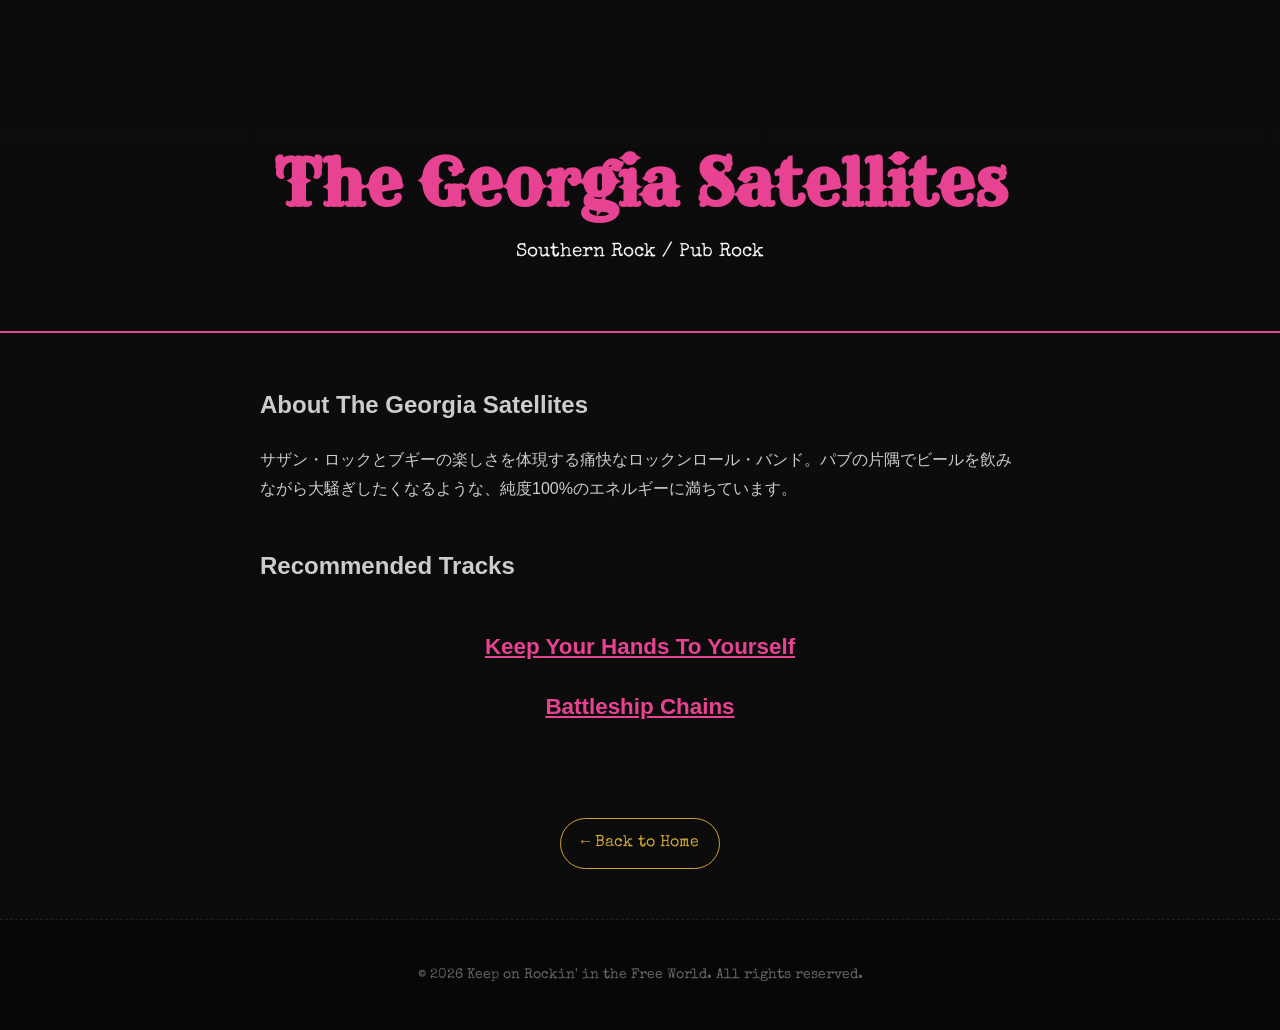
<file: georgiasatellites.html>
<!DOCTYPE html>
<html lang="ja">
<head>
    <meta charset="UTF-8">
    <meta name="viewport" content="width=device-width, initial-scale=1.0">
    <title>The Georgia Satellites - Keep on Rockin'</title>
    <link rel="stylesheet" href="style.css">
    <link href="https://fonts.googleapis.com/css2?family=Pacifico&family=Rye&family=Special+Elite&display=swap" rel="stylesheet">
    <style>
        .page-header {
            padding: 100px 20px 50px;
            text-align: center;
            border-bottom: 2px solid #e84393;
        }
        .page-header h1 {
            color: #e84393;
            font-family: 'Rye', serif;
            font-size: 4rem;
            margin-bottom: 10px;
        }
        .band-content {
            max-width: 800px;
            margin: 50px auto;
            padding: 0 20px;
            line-height: 1.8;
            font-family: 'Helvetica Neue', Arial, 'Hiragino Kaku Gothic ProN', 'Hiragino Sans', Meiryo, sans-serif;
            color: #ccc;
        }
        .back-link {
            display: inline-block;
            margin-top: 50px;
            color: var(--accent-color);
            text-decoration: none;
            font-family: 'Special Elite', monospace;
            border: 1px solid var(--accent-color);
            padding: 10px 20px;
            border-radius: 30px;
            transition: all 0.3s;
        }
        .back-link:hover {
            background-color: var(--accent-color);
            color: #000;
        }
    </style>
</head>
<body class="fade-in">
    <div class="page-header">
        <h1>The Georgia Satellites</h1>
        <p style="font-size: 1.2rem; font-family: 'Special Elite', monospace;">Southern Rock / Pub Rock</p>
    </div>

    <div class="band-content">
        <h2>About The Georgia Satellites</h2>
        <p>サザン・ロックとブギーの楽しさを体現する痛快なロックンロール・バンド。パブの片隅でビールを飲みながら大騒ぎしたくなるような、純度100%のエネルギーに満ちています。</p>
        
        <h2 style="margin-top: 40px;">Recommended Tracks</h2>
        <div class="fade-in delay-1" style="text-align: center; margin: 40px 0; display: flex; flex-direction: column; gap: 20px;">
            <a href="https://www.youtube.com/results?search_query=The+Georgia+Satellites+Keep+Your+Hands+To+Yourself" target="_blank" style="color: #e84393; font-size: 1.4rem; text-decoration: underline; font-family: 'Helvetica Neue', Arial, sans-serif; font-weight: bold; transition: color 0.3s;" onmouseover="this.style.color='#fff'" onmouseout="this.style.color='#e84393'">Keep Your Hands To Yourself</a>
            <a href="https://www.youtube.com/results?search_query=The+Georgia+Satellites+Battleship+Chains" target="_blank" style="color: #e84393; font-size: 1.4rem; text-decoration: underline; font-family: 'Helvetica Neue', Arial, sans-serif; font-weight: bold; transition: color 0.3s;" onmouseover="this.style.color='#fff'" onmouseout="this.style.color='#e84393'">Battleship Chains</a>
        </div>

        <div style="text-align: center;">
            <a href="index.html#recommendations" class="back-link">← Back to Home</a>
        </div>
    </div>

    <footer class="site-footer fade-in delay-2">
        <p>&copy; 2026 Keep on Rockin' in the Free World. All rights reserved.</p>
    </footer>
</body>
</html>
</file>
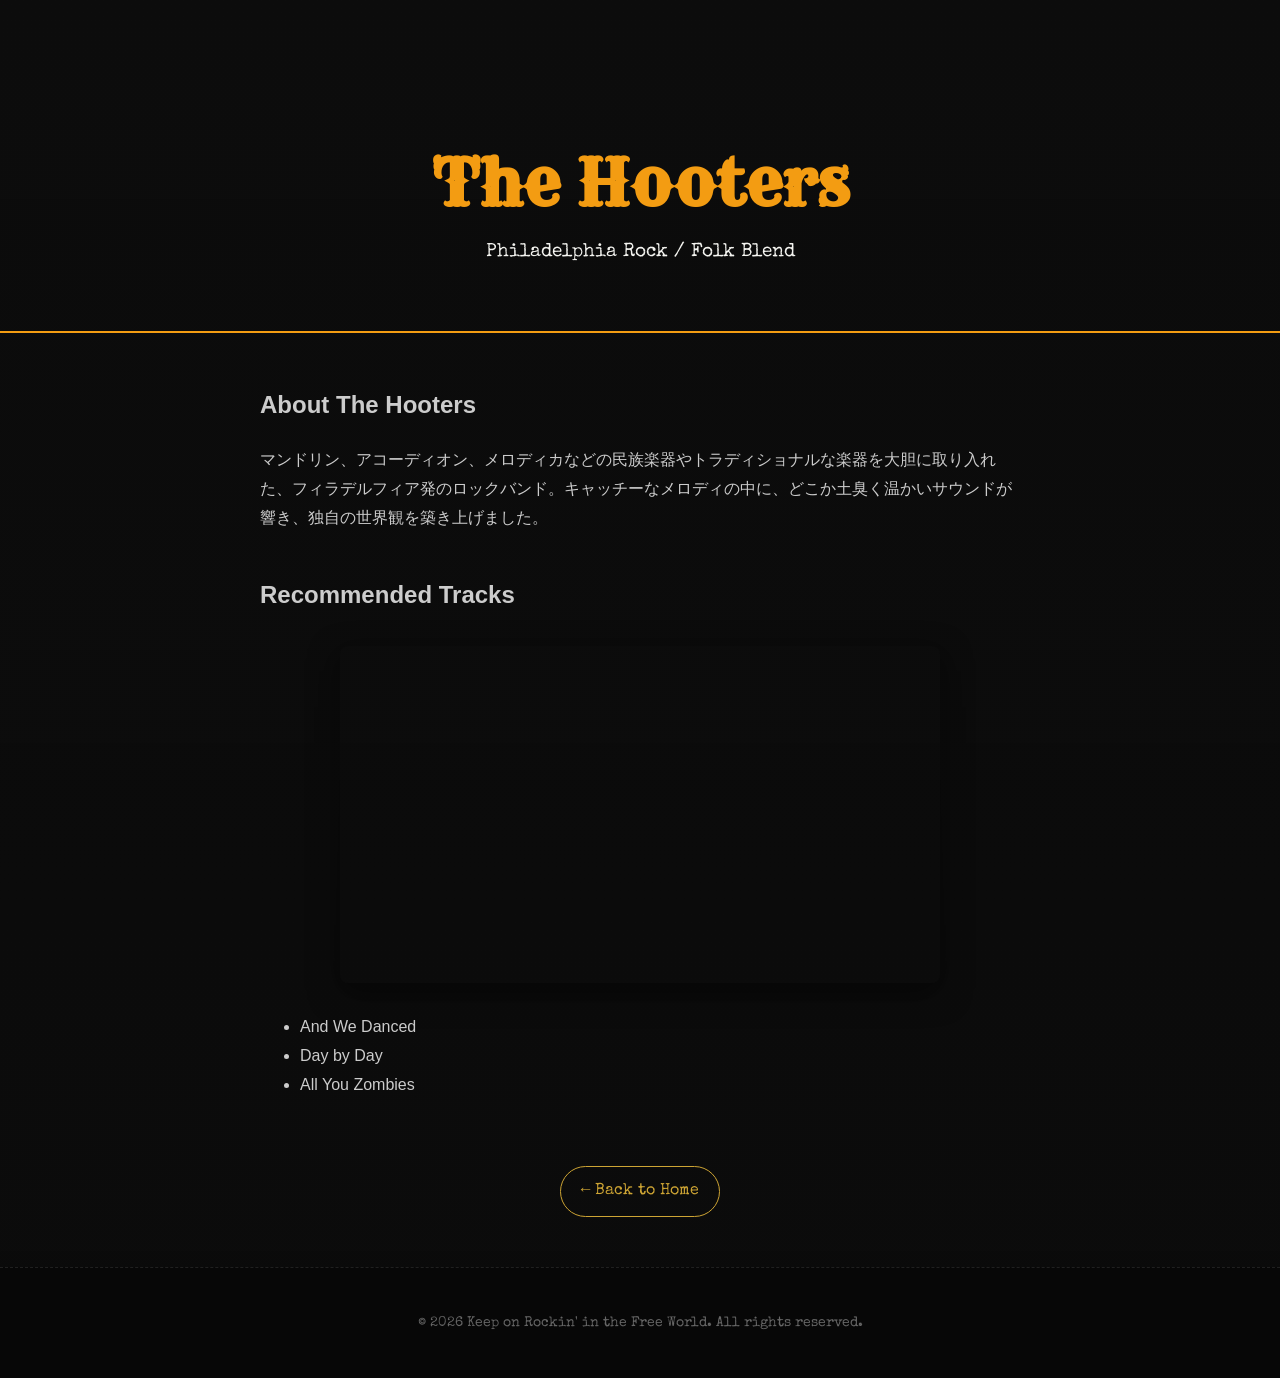
<file: hooters.html>
<!DOCTYPE html>
<html lang="ja">
<head>
    <meta charset="UTF-8">
    <meta name="viewport" content="width=device-width, initial-scale=1.0">
    <title>The Hooters - Keep on Rockin'</title>
    <link rel="stylesheet" href="style.css">
    <link href="https://fonts.googleapis.com/css2?family=Pacifico&family=Rye&family=Special+Elite&display=swap" rel="stylesheet">
    <style>
        .page-header {
            padding: 100px 20px 50px;
            text-align: center;
            border-bottom: 2px solid #f39c12;
        }
        .page-header h1 {
            color: #f39c12;
            font-family: 'Rye', serif;
            font-size: 4rem;
            margin-bottom: 10px;
        }
        .band-content {
            max-width: 800px;
            margin: 50px auto;
            padding: 0 20px;
            line-height: 1.8;
            font-family: 'Helvetica Neue', Arial, 'Hiragino Kaku Gothic ProN', 'Hiragino Sans', Meiryo, sans-serif;
            color: #ccc;
        }
        .back-link {
            display: inline-block;
            margin-top: 50px;
            color: var(--accent-color);
            text-decoration: none;
            font-family: 'Special Elite', monospace;
            border: 1px solid var(--accent-color);
            padding: 10px 20px;
            border-radius: 30px;
            transition: all 0.3s;
        }
        .back-link:hover {
            background-color: var(--accent-color);
            color: #000;
        }
    </style>
</head>
<body class="fade-in">
    <div class="page-header">
        <h1>The Hooters</h1>
        <p style="font-size: 1.2rem; font-family: 'Special Elite', monospace;">Philadelphia Rock / Folk Blend</p>
    </div>

    <div class="band-content">
        <h2>About The Hooters</h2>
        <p>マンドリン、アコーディオン、メロディカなどの民族楽器やトラディショナルな楽器を大胆に取り入れた、フィラデルフィア発のロックバンド。キャッチーなメロディの中に、どこか土臭く温かいサウンドが響き、独自の世界観を築き上げました。</p>
        
        <h2 style="margin-top: 40px;">Recommended Tracks</h2>
        <div class="video-container fade-in delay-1">
            <iframe src="https://www.youtube.com/embed/D_H3IR6XBRI" title="The Hooters - And We Danced" allowfullscreen></iframe>
        </div>
        <ul>
            <li>And We Danced</li>
            <li>Day by Day</li>
            <li>All You Zombies</li>
        </ul>

        <div style="text-align: center;">
            <a href="index.html#recommendations" class="back-link">← Back to Home</a>
        </div>
    </div>

    <footer class="site-footer fade-in delay-2">
        <p>&copy; 2026 Keep on Rockin' in the Free World. All rights reserved.</p>
    </footer>
</body>
</html>
</file>
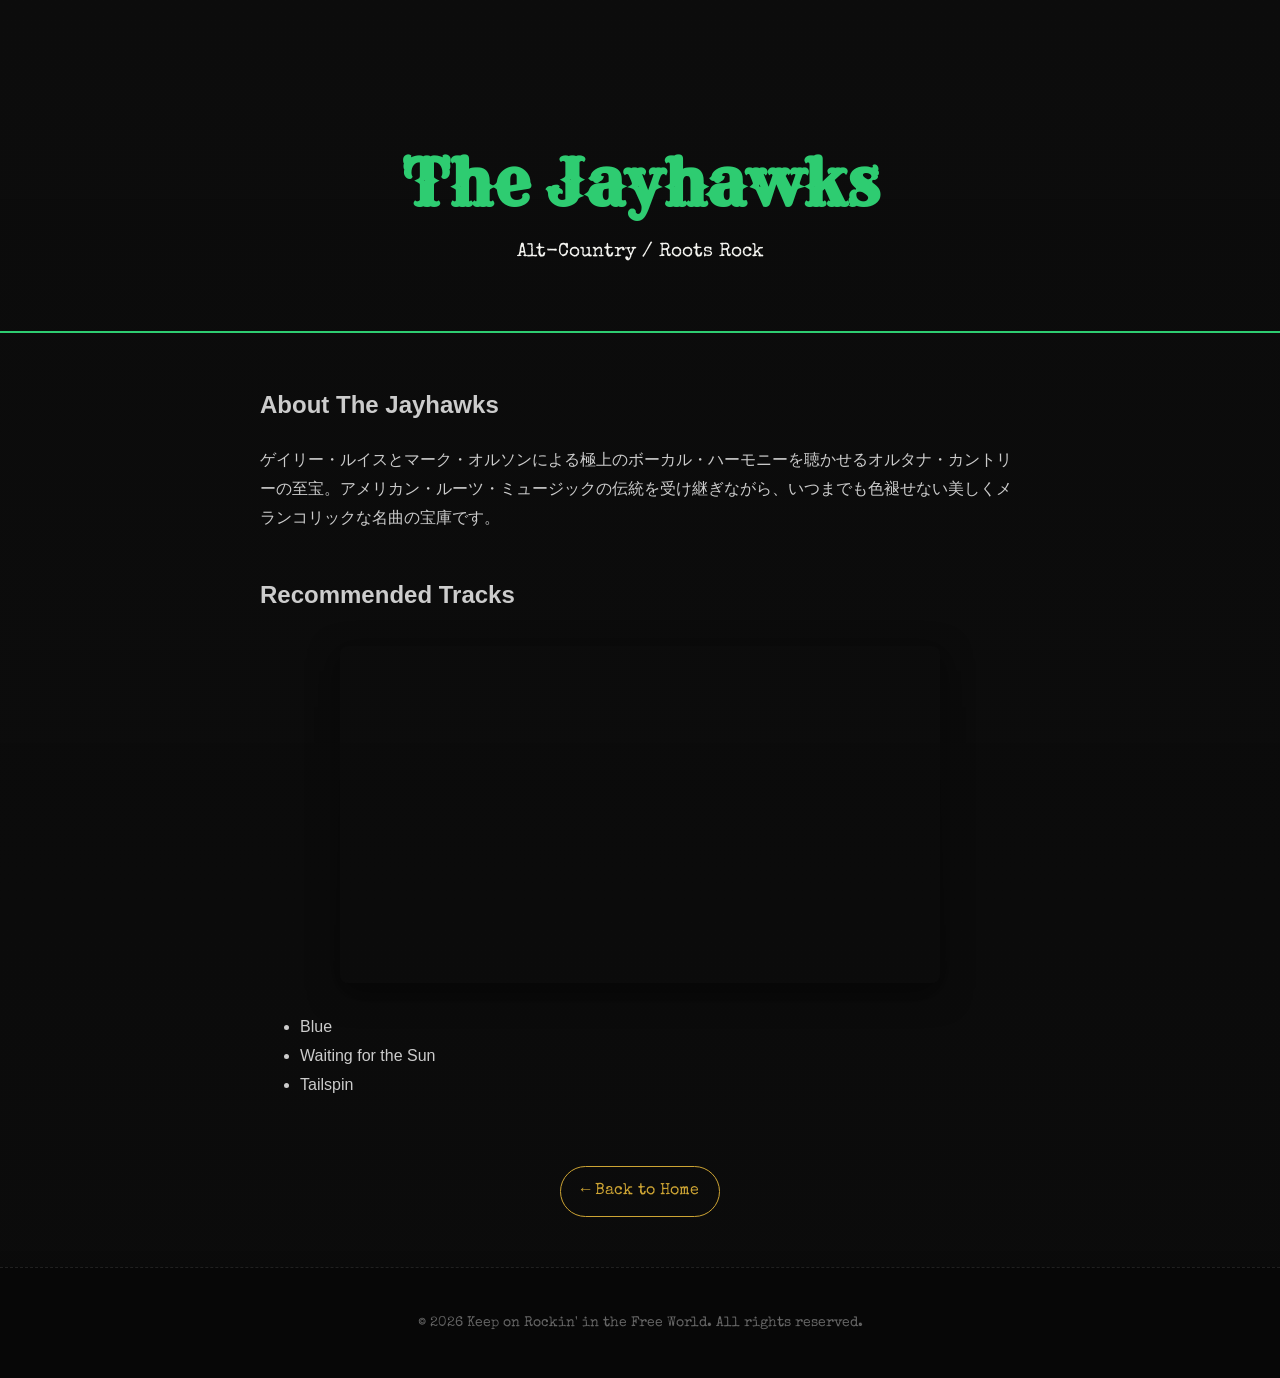
<file: jayhawks.html>
<!DOCTYPE html>
<html lang="ja">
<head>
    <meta charset="UTF-8">
    <meta name="viewport" content="width=device-width, initial-scale=1.0">
    <title>The Jayhawks - Keep on Rockin'</title>
    <link rel="stylesheet" href="style.css">
    <link href="https://fonts.googleapis.com/css2?family=Pacifico&family=Rye&family=Special+Elite&display=swap" rel="stylesheet">
    <style>
        .page-header {
            padding: 100px 20px 50px;
            text-align: center;
            border-bottom: 2px solid #2ecc71;
        }
        .page-header h1 {
            color: #2ecc71;
            font-family: 'Rye', serif;
            font-size: 4rem;
            margin-bottom: 10px;
        }
        .band-content {
            max-width: 800px;
            margin: 50px auto;
            padding: 0 20px;
            line-height: 1.8;
            font-family: 'Helvetica Neue', Arial, 'Hiragino Kaku Gothic ProN', 'Hiragino Sans', Meiryo, sans-serif;
            color: #ccc;
        }
        .back-link {
            display: inline-block;
            margin-top: 50px;
            color: var(--accent-color);
            text-decoration: none;
            font-family: 'Special Elite', monospace;
            border: 1px solid var(--accent-color);
            padding: 10px 20px;
            border-radius: 30px;
            transition: all 0.3s;
        }
        .back-link:hover {
            background-color: var(--accent-color);
            color: #000;
        }
    </style>
</head>
<body class="fade-in">
    <div class="page-header">
        <h1>The Jayhawks</h1>
        <p style="font-size: 1.2rem; font-family: 'Special Elite', monospace;">Alt-Country / Roots Rock</p>
    </div>

    <div class="band-content">
        <h2>About The Jayhawks</h2>
        <p>ゲイリー・ルイスとマーク・オルソンによる極上のボーカル・ハーモニーを聴かせるオルタナ・カントリーの至宝。アメリカン・ルーツ・ミュージックの伝統を受け継ぎながら、いつまでも色褪せない美しくメランコリックな名曲の宝庫です。</p>
        
        <h2 style="margin-top: 40px;">Recommended Tracks</h2>
        <div class="video-container fade-in delay-1">
            <iframe src="https://www.youtube.com/embed/tM6L3bZlJks" title="The Jayhawks - Blue" allowfullscreen></iframe>
        </div>
        <ul>
            <li>Blue</li>
            <li>Waiting for the Sun</li>
            <li>Tailspin</li>
        </ul>

        <div style="text-align: center;">
            <a href="index.html#recommendations" class="back-link">← Back to Home</a>
        </div>
    </div>

    <footer class="site-footer fade-in delay-2">
        <p>&copy; 2026 Keep on Rockin' in the Free World. All rights reserved.</p>
    </footer>
</body>
</html>
</file>
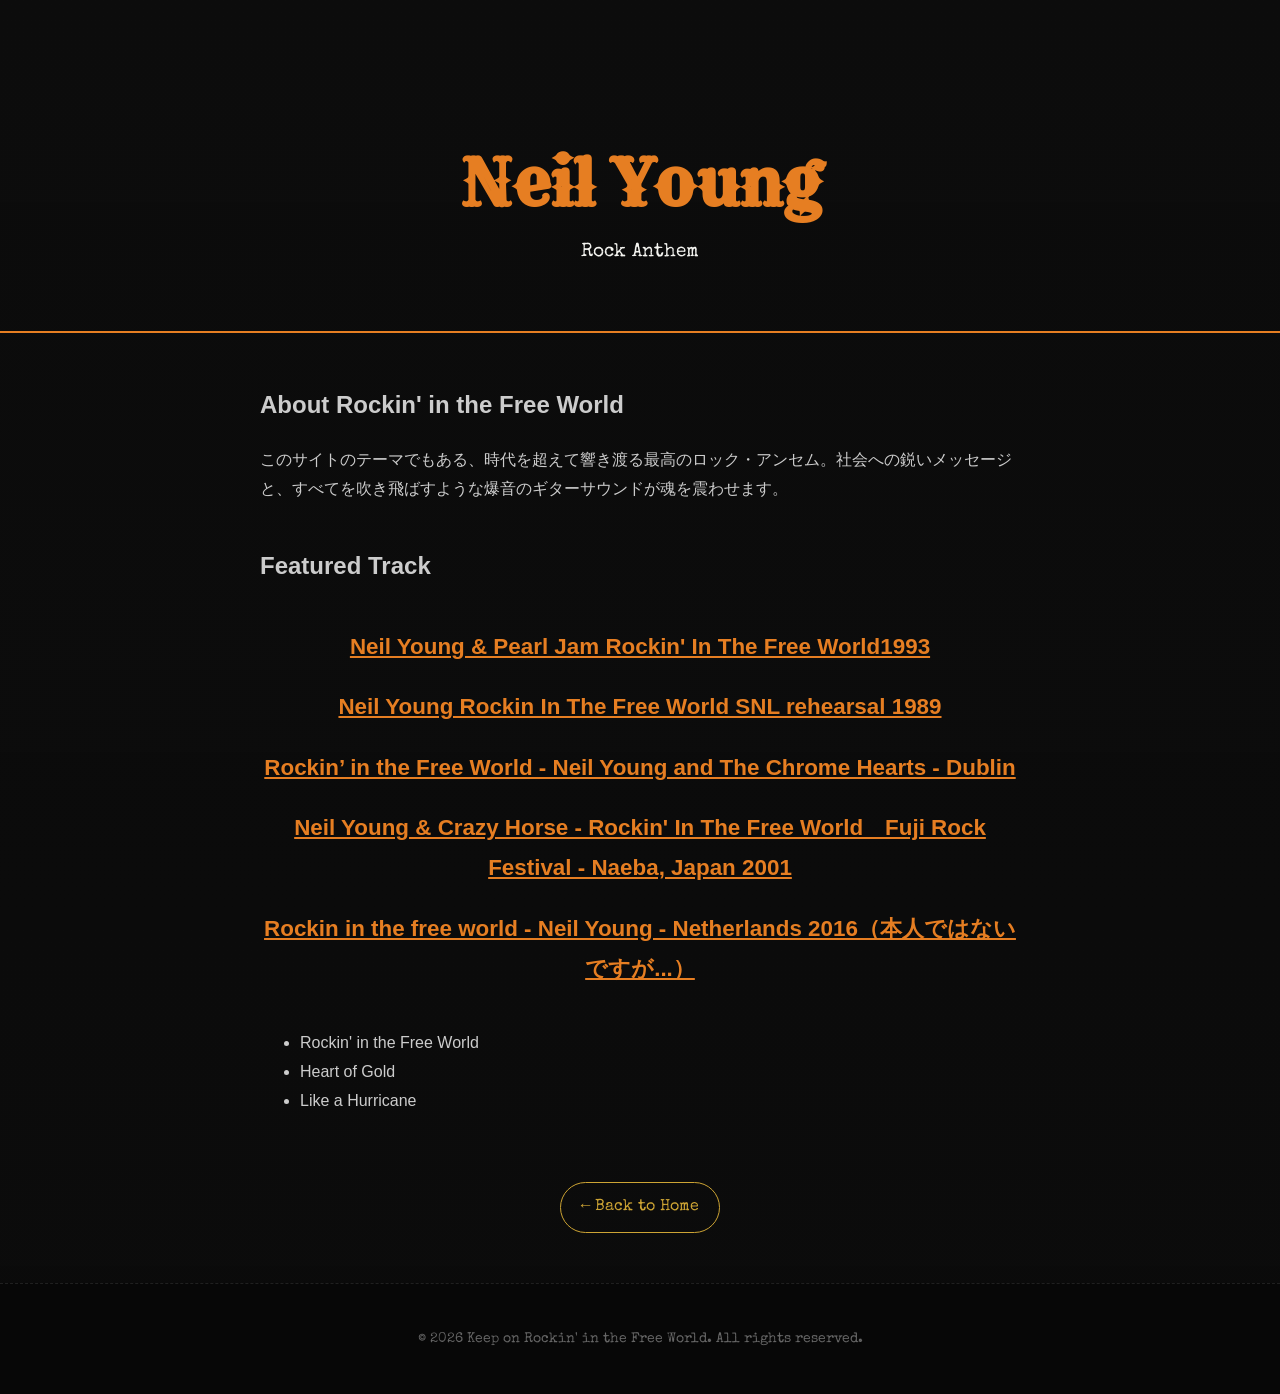
<file: neilyoung.html>
<!DOCTYPE html>
<html lang="ja">
<head>
    <meta charset="UTF-8">
    <meta name="viewport" content="width=device-width, initial-scale=1.0">
    <title>Neil Young - Keep on Rockin'</title>
    <link rel="stylesheet" href="style.css">
    <link href="https://fonts.googleapis.com/css2?family=Pacifico&family=Rye&family=Special+Elite&display=swap" rel="stylesheet">
    <style>
        .page-header {
            padding: 100px 20px 50px;
            text-align: center;
            border-bottom: 2px solid #e67e22;
        }
        .page-header h1 {
            color: #e67e22;
            font-family: 'Rye', serif;
            font-size: 4rem;
            margin-bottom: 10px;
        }
        .band-content {
            max-width: 800px;
            margin: 50px auto;
            padding: 0 20px;
            line-height: 1.8;
            font-family: 'Helvetica Neue', Arial, 'Hiragino Kaku Gothic ProN', 'Hiragino Sans', Meiryo, sans-serif;
            color: #ccc;
        }
        .back-link {
            display: inline-block;
            margin-top: 50px;
            color: var(--accent-color);
            text-decoration: none;
            font-family: 'Special Elite', monospace;
            border: 1px solid var(--accent-color);
            padding: 10px 20px;
            border-radius: 30px;
            transition: all 0.3s;
        }
        .back-link:hover {
            background-color: var(--accent-color);
            color: #000;
        }
    </style>
</head>
<body class="fade-in">
    <div class="page-header">
        <h1>Neil Young</h1>
        <p style="font-size: 1.2rem; font-family: 'Special Elite', monospace;">Rock Anthem</p>
    </div>

    <div class="band-content">
        <h2>About Rockin' in the Free World</h2>
        <p>このサイトのテーマでもある、時代を超えて響き渡る最高のロック・アンセム。社会への鋭いメッセージと、すべてを吹き飛ばすような爆音のギターサウンドが魂を震わせます。</p>
        
        <h2 style="margin-top: 40px;">Featured Track</h2>
        <div class="fade-in delay-1" style="text-align: center; margin: 40px 0; display: flex; flex-direction: column; gap: 20px;">
            <a href="https://www.youtube.com/watch?v=zWfqf4hWfd0&list=RDzWfqf4hWfd0&start_radio=1" target="_blank" style="color: #e67e22; font-size: 1.4rem; text-decoration: underline; font-family: 'Helvetica Neue', Arial, sans-serif; font-weight: bold; transition: color 0.3s;" onmouseover="this.style.color='#fff'" onmouseout="this.style.color='#e67e22'">Neil Young & Pearl Jam Rockin' In The Free World1993</a>
            <a href="https://www.youtube.com/watch?v=fwuhk5W3_q0&list=RDfwuhk5W3_q0&start_radio=1" target="_blank" style="color: #e67e22; font-size: 1.4rem; text-decoration: underline; font-family: 'Helvetica Neue', Arial, sans-serif; font-weight: bold; transition: color 0.3s;" onmouseover="this.style.color='#fff'" onmouseout="this.style.color='#e67e22'">Neil Young Rockin In The Free World SNL rehearsal 1989</a>
            <a href="https://www.youtube.com/watch?v=TxdRm3XQZBY&list=RDTxdRm3XQZBY&start_radio=1" target="_blank" style="color: #e67e22; font-size: 1.4rem; text-decoration: underline; font-family: 'Helvetica Neue', Arial, sans-serif; font-weight: bold; transition: color 0.3s;" onmouseover="this.style.color='#fff'" onmouseout="this.style.color='#e67e22'">Rockin’ in the Free World - Neil Young and The Chrome Hearts - Dublin</a>
            <a href="https://www.youtube.com/watch?v=z-Njd0AzA2Q&list=RDz-Njd0AzA2Q&start_radio=1" target="_blank" style="color: #e67e22; font-size: 1.4rem; text-decoration: underline; font-family: 'Helvetica Neue', Arial, sans-serif; font-weight: bold; transition: color 0.3s;" onmouseover="this.style.color='#fff'" onmouseout="this.style.color='#e67e22'">Neil Young & Crazy Horse - Rockin' In The Free World　Fuji Rock Festival - Naeba, Japan 2001</a>
            <a href="https://www.youtube.com/watch?v=sZaTL1JZi3o&list=RDsZaTL1JZi3o&start_radio=1" target="_blank" style="color: #e67e22; font-size: 1.4rem; text-decoration: underline; font-family: 'Helvetica Neue', Arial, sans-serif; font-weight: bold; transition: color 0.3s;" onmouseover="this.style.color='#fff'" onmouseout="this.style.color='#e67e22'">Rockin in the free world - Neil Young - Netherlands 2016（本人ではないですが...）</a>
        </div>
        <ul>
            <li>Rockin' in the Free World</li>
            <li>Heart of Gold</li>
            <li>Like a Hurricane</li>
        </ul>

        <div style="text-align: center;">
            <a href="index.html#recommendations" class="back-link">← Back to Home</a>
        </div>
    </div>

    <footer class="site-footer fade-in delay-2">
        <p>&copy; 2026 Keep on Rockin' in the Free World. All rights reserved.</p>
    </footer>
</body>
</html>
</file>
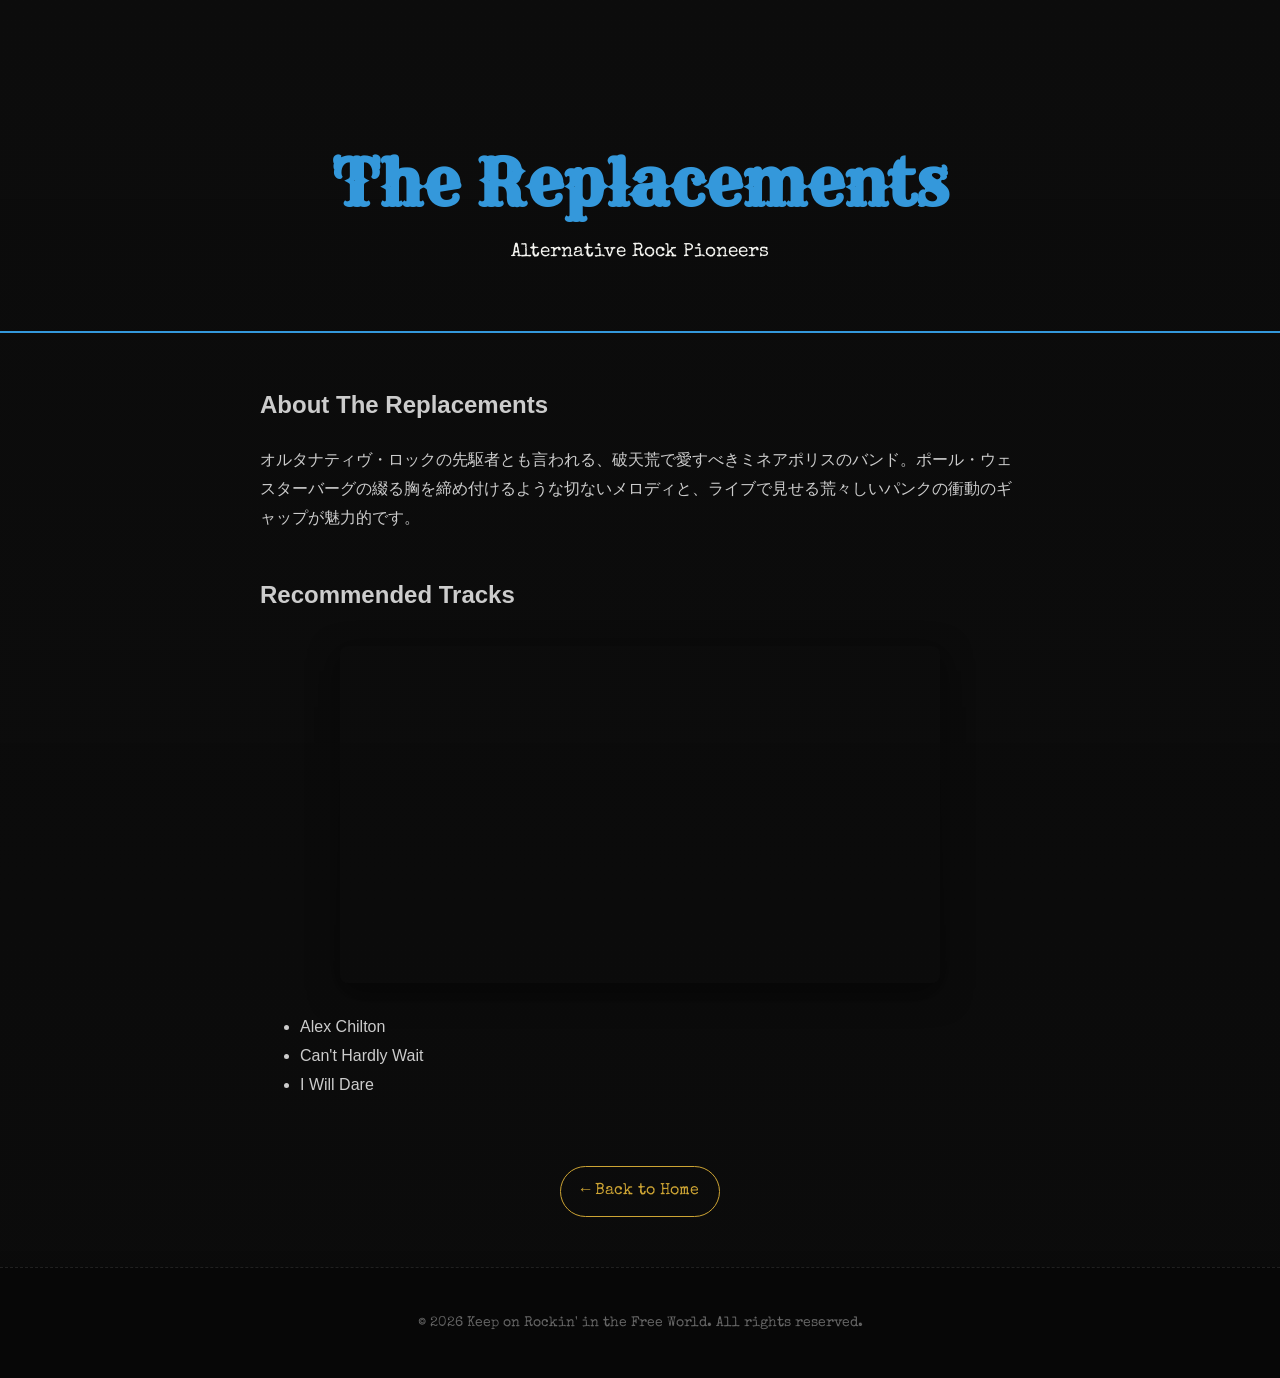
<file: replacements.html>
<!DOCTYPE html>
<html lang="ja">
<head>
    <meta charset="UTF-8">
    <meta name="viewport" content="width=device-width, initial-scale=1.0">
    <title>The Replacements - Keep on Rockin'</title>
    <link rel="stylesheet" href="style.css">
    <link href="https://fonts.googleapis.com/css2?family=Pacifico&family=Rye&family=Special+Elite&display=swap" rel="stylesheet">
    <style>
        .page-header {
            padding: 100px 20px 50px;
            text-align: center;
            border-bottom: 2px solid #3498db;
        }
        .page-header h1 {
            color: #3498db;
            font-family: 'Rye', serif;
            font-size: 4rem;
            margin-bottom: 10px;
        }
        .band-content {
            max-width: 800px;
            margin: 50px auto;
            padding: 0 20px;
            line-height: 1.8;
            font-family: 'Helvetica Neue', Arial, 'Hiragino Kaku Gothic ProN', 'Hiragino Sans', Meiryo, sans-serif;
            color: #ccc;
        }
        .back-link {
            display: inline-block;
            margin-top: 50px;
            color: var(--accent-color);
            text-decoration: none;
            font-family: 'Special Elite', monospace;
            border: 1px solid var(--accent-color);
            padding: 10px 20px;
            border-radius: 30px;
            transition: all 0.3s;
        }
        .back-link:hover {
            background-color: var(--accent-color);
            color: #000;
        }
    </style>
</head>
<body class="fade-in">
    <div class="page-header">
        <h1>The Replacements</h1>
        <p style="font-size: 1.2rem; font-family: 'Special Elite', monospace;">Alternative Rock Pioneers</p>
    </div>

    <div class="band-content">
        <h2>About The Replacements</h2>
        <p>オルタナティヴ・ロックの先駆者とも言われる、破天荒で愛すべきミネアポリスのバンド。ポール・ウェスターバーグの綴る胸を締め付けるような切ないメロディと、ライブで見せる荒々しいパンクの衝動のギャップが魅力的です。</p>
        
        <h2 style="margin-top: 40px;">Recommended Tracks</h2>
        <div class="video-container fade-in delay-1">
            <iframe src="https://www.youtube.com/embed/6YkQvM-n2sA" title="The Replacements - Alex Chilton" allowfullscreen></iframe>
        </div>
        <ul>
            <li>Alex Chilton</li>
            <li>Can't Hardly Wait</li>
            <li>I Will Dare</li>
        </ul>

        <div style="text-align: center;">
            <a href="index.html#recommendations" class="back-link">← Back to Home</a>
        </div>
    </div>

    <footer class="site-footer fade-in delay-2">
        <p>&copy; 2026 Keep on Rockin' in the Free World. All rights reserved.</p>
    </footer>
</body>
</html>
</file>
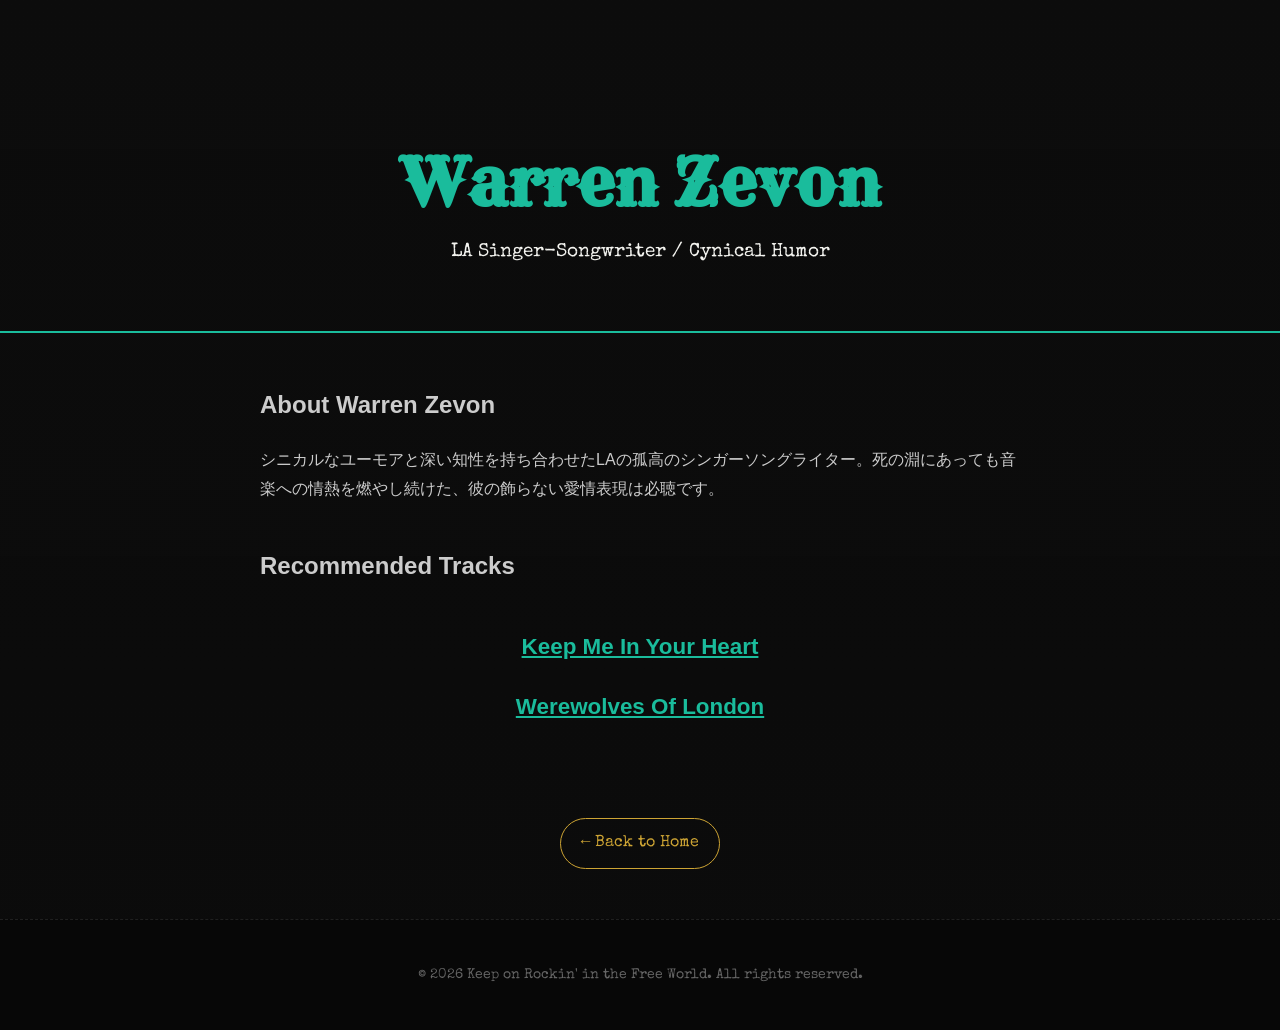
<file: warrenzevon.html>
<!DOCTYPE html>
<html lang="ja">
<head>
    <meta charset="UTF-8">
    <meta name="viewport" content="width=device-width, initial-scale=1.0">
    <title>Warren Zevon - Keep on Rockin'</title>
    <link rel="stylesheet" href="style.css">
    <link href="https://fonts.googleapis.com/css2?family=Pacifico&family=Rye&family=Special+Elite&display=swap" rel="stylesheet">
    <style>
        .page-header {
            padding: 100px 20px 50px;
            text-align: center;
            border-bottom: 2px solid #1abc9c;
        }
        .page-header h1 {
            color: #1abc9c;
            font-family: 'Rye', serif;
            font-size: 4rem;
            margin-bottom: 10px;
        }
        .band-content {
            max-width: 800px;
            margin: 50px auto;
            padding: 0 20px;
            line-height: 1.8;
            font-family: 'Helvetica Neue', Arial, 'Hiragino Kaku Gothic ProN', 'Hiragino Sans', Meiryo, sans-serif;
            color: #ccc;
        }
        .back-link {
            display: inline-block;
            margin-top: 50px;
            color: var(--accent-color);
            text-decoration: none;
            font-family: 'Special Elite', monospace;
            border: 1px solid var(--accent-color);
            padding: 10px 20px;
            border-radius: 30px;
            transition: all 0.3s;
        }
        .back-link:hover {
            background-color: var(--accent-color);
            color: #000;
        }
    </style>
</head>
<body class="fade-in">
    <div class="page-header">
        <h1>Warren Zevon</h1>
        <p style="font-size: 1.2rem; font-family: 'Special Elite', monospace;">LA Singer-Songwriter / Cynical Humor</p>
    </div>

    <div class="band-content">
        <h2>About Warren Zevon</h2>
        <p>シニカルなユーモアと深い知性を持ち合わせたLAの孤高のシンガーソングライター。死の淵にあっても音楽への情熱を燃やし続けた、彼の飾らない愛情表現は必聴です。</p>
        
        <h2 style="margin-top: 40px;">Recommended Tracks</h2>
        <div class="fade-in delay-1" style="text-align: center; margin: 40px 0; display: flex; flex-direction: column; gap: 20px;">
            <a href="https://www.youtube.com/results?search_query=Warren+Zevon+Keep+Me+In+Your+Heart" target="_blank" style="color: #1abc9c; font-size: 1.4rem; text-decoration: underline; font-family: 'Helvetica Neue', Arial, sans-serif; font-weight: bold; transition: color 0.3s;" onmouseover="this.style.color='#fff'" onmouseout="this.style.color='#1abc9c'">Keep Me In Your Heart</a>
            <a href="https://www.youtube.com/results?search_query=Warren+Zevon+Werewolves+Of+London" target="_blank" style="color: #1abc9c; font-size: 1.4rem; text-decoration: underline; font-family: 'Helvetica Neue', Arial, sans-serif; font-weight: bold; transition: color 0.3s;" onmouseover="this.style.color='#fff'" onmouseout="this.style.color='#1abc9c'">Werewolves Of London</a>
        </div>

        <div style="text-align: center;">
            <a href="index.html#recommendations" class="back-link">← Back to Home</a>
        </div>
    </div>

    <footer class="site-footer fade-in delay-2">
        <p>&copy; 2026 Keep on Rockin' in the Free World. All rights reserved.</p>
    </footer>
</body>
</html>
</file>
<file: style.css>
:root {
  --bg-color: #121212; /* Dark vintage background like a black T-shirt */
  --text-color: #f4f4f0; /* Off-white for a worn text look */
  --accent-color: #cda434; /* Vintage gold accent */
}

* {
  box-sizing: border-box;
}

body, html {
  margin: 0;
  padding: 0;
  font-family: 'Special Elite', monospace;
  background-color: var(--bg-color);
  color: var(--text-color);
  overflow-x: hidden;
}

body {
  background: linear-gradient(rgba(10, 10, 10, 0.7), rgba(10, 10, 10, 0.85)), 
              url('https://images.unsplash.com/photo-1459749411175-04bf5292ceea?q=80&w=1920&auto=format&fit=crop') no-repeat center center fixed;
  background-size: cover;
}

/* Texture overlay for that "worn t-shirt" feel */
body::before {
  content: "";
  position: fixed;
  top: 0; left: 0; right: 0; bottom: 0;
  background-image: url('https://www.transparenttextures.com/patterns/stardust.png');
  opacity: 0.4;
  pointer-events: none;
  z-index: 100;
}

.hero-section {
  position: relative;
  min-height: 100vh;
  display: flex;
  align-items: center;
  justify-content: center;
  text-align: center;
  padding: 2rem;
  overflow: hidden;
}

/* Foreground Content */
.content {
  position: relative;
  z-index: 10;
  max-width: 800px;
  background: rgba(10, 10, 10, 0.75); /* Darker, slightly more opaque background for readability */
  padding: 4rem;
  border-radius: 12px;
  backdrop-filter: blur(4px);
  border: 1px solid rgba(255, 255, 255, 0.1);
  box-shadow: 0 25px 50px rgba(0,0,0,0.8);
  transition: transform 0.3s ease;
}

.content:hover {
  transform: translateY(-5px);
}

.content h1 {
  font-size: 3.5rem;
  margin-top: 0;
  margin-bottom: 1.5rem;
  font-family: 'Rye', serif;
  color: var(--accent-color);
  text-shadow: 2px 2px 4px rgba(0,0,0,0.8);
  letter-spacing: 2px;
}

.content p {
  font-size: 1.2rem;
  margin-bottom: 2.5rem;
  line-height: 1.8;
  color: #ccc;
  text-shadow: 1px 1px 2px rgba(0,0,0,0.8);
}

.btn {
  display: inline-block;
  padding: 1rem 2.5rem;
  background-color: var(--accent-color);
  color: #000;
  text-decoration: none;
  font-size: 1.1rem;
  font-weight: bold;
  border-radius: 50px;
  transition: all 0.3s ease;
  font-family: 'Special Elite', monospace;
  text-transform: uppercase;
  letter-spacing: 1px;
}

.btn:hover {
  background-color: var(--text-color);
  transform: translateY(-3px) scale(1.05);
  box-shadow: 0 10px 20px rgba(0,0,0,0.4), 0 0 15px rgba(205, 164, 52, 0.4);
}

/* Responsive adjustments */
@media (max-width: 768px) {
  .content {
    padding: 2rem;
  }
  .content h1 {
    font-size: 2.5rem;
  }
  .background-text .block {
    font-size: 20vw;
  }
  .background-text .script {
    font-size: 15vw;
  }
}

/* Recommend Section */
.recommendations {
  position: relative;
  z-index: 10;
  padding: 5rem 2rem;
  background-color: rgba(18, 18, 18, 0.7);
  border-top: 1px dashed rgba(255, 255, 255, 0.1);
}

.recommendations .container {
  max-width: 900px;
  margin: 0 auto;
}

.recommendations h2 {
  font-family: 'Rye', serif;
  font-size: 2.5rem;
  color: var(--accent-color);
  text-align: center;
  margin-bottom: 3rem;
  letter-spacing: 1px;
}

.band-grid {
  display: grid;
  grid-template-columns: 1fr;
  gap: 2rem;
}

.band-card {
  background: rgba(255, 255, 255, 0.02);
  padding: 2rem;
  border-left: 4px solid var(--accent-color);
  border-radius: 4px;
  transition: background 0.3s ease;
}

.band-card:hover {
  background: rgba(255, 255, 255, 0.05);
}

.band-btn {
  display: inline-block;
  padding: 0.8rem 2rem;
  background-color: transparent;
  color: var(--text-color);
  text-decoration: none;
  font-size: 1.2rem;
  font-family: 'Special Elite', monospace;
  border: 1px solid var(--text-color);
  border-radius: 30px;
  transition: all 0.3s ease;
  margin-bottom: 1rem;
}

.band-btn:hover {
  background-color: var(--accent-color);
  color: #000;
  border-color: var(--accent-color);
}

/* Custom button colors */
.band-btn.neilyoung-btn { border-color: #e67e22; color: #e67e22; font-size: 1.4rem; padding: 1rem 2.5rem; text-shadow: 0 0 5px rgba(230, 126, 34, 0.5); }
.band-btn.neilyoung-btn:hover { background-color: #e67e22; color: #fff; box-shadow: 0 0 15px #e67e22; }

.band-btn.alarm-btn { border-color: #e74c3c; color: #e74c3c; }
.band-btn.alarm-btn:hover { background-color: #e74c3c; color: #fff; }

.band-btn.hooters-btn { border-color: #f39c12; color: #f39c12; }
.band-btn.hooters-btn:hover { background-color: #f39c12; color: #121212; }

.band-btn.replacements-btn { border-color: #3498db; color: #3498db; }
.band-btn.replacements-btn:hover { background-color: #3498db; color: #fff; }

.band-btn.jayhawks-btn { border-color: #2ecc71; color: #2ecc71; }
.band-btn.jayhawks-btn:hover { background-color: #2ecc71; color: #121212; }

.band-btn.favorites-btn { border-color: #9b59b6; color: #9b59b6; }
.band-btn.favorites-btn:hover { background-color: #9b59b6; color: #fff; }

/* 日本語テキスト用にフォントを調整 */
.band-card p {
  margin: 0;
  font-size: 1rem;
  line-height: 1.8;
  color: #bbb;
  font-family: 'Helvetica Neue', Arial, 'Hiragino Kaku Gothic ProN', 'Hiragino Sans', Meiryo, sans-serif;
}

@media (min-width: 768px) {
  .band-card {
    padding: 2rem 3rem;
  }
}

/* Animations */
.fade-in {
  opacity: 0;
  animation: fadeIn 0.8s ease-in-out forwards;
}

@keyframes fadeIn {
  from {
    opacity: 0;
    transform: translateY(20px);
  }
  to {
    opacity: 1;
    transform: translateY(0);
  }
}

.delay-1 { animation-delay: 0.2s; }
.delay-2 { animation-delay: 0.4s; }
.delay-3 { animation-delay: 0.6s; }

/* Video Embed Container */
.video-container {
  position: relative;
  width: 100%;
  max-width: 600px;
  margin: 30px auto;
  aspect-ratio: 16 / 9;
  border-radius: 8px;
  overflow: hidden;
  box-shadow: 0 10px 30px rgba(0,0,0,0.5);
}

.video-container iframe {
  position: absolute;
  top: 0;
  left: 0;
  width: 100%;
  height: 100%;
  border: none;
  display: block;
}

/* Footer */
.site-footer {
  text-align: center;
  padding: 3rem 1rem;
  background-color: rgba(8, 8, 8, 0.8);
  color: #666;
  font-family: 'Special Elite', monospace;
  margin-top: auto;
  border-top: 1px dashed rgba(255, 255, 255, 0.1);
  width: 100%;
}

.site-footer p {
  margin: 0;
  font-size: 0.9rem;
}
</file>
